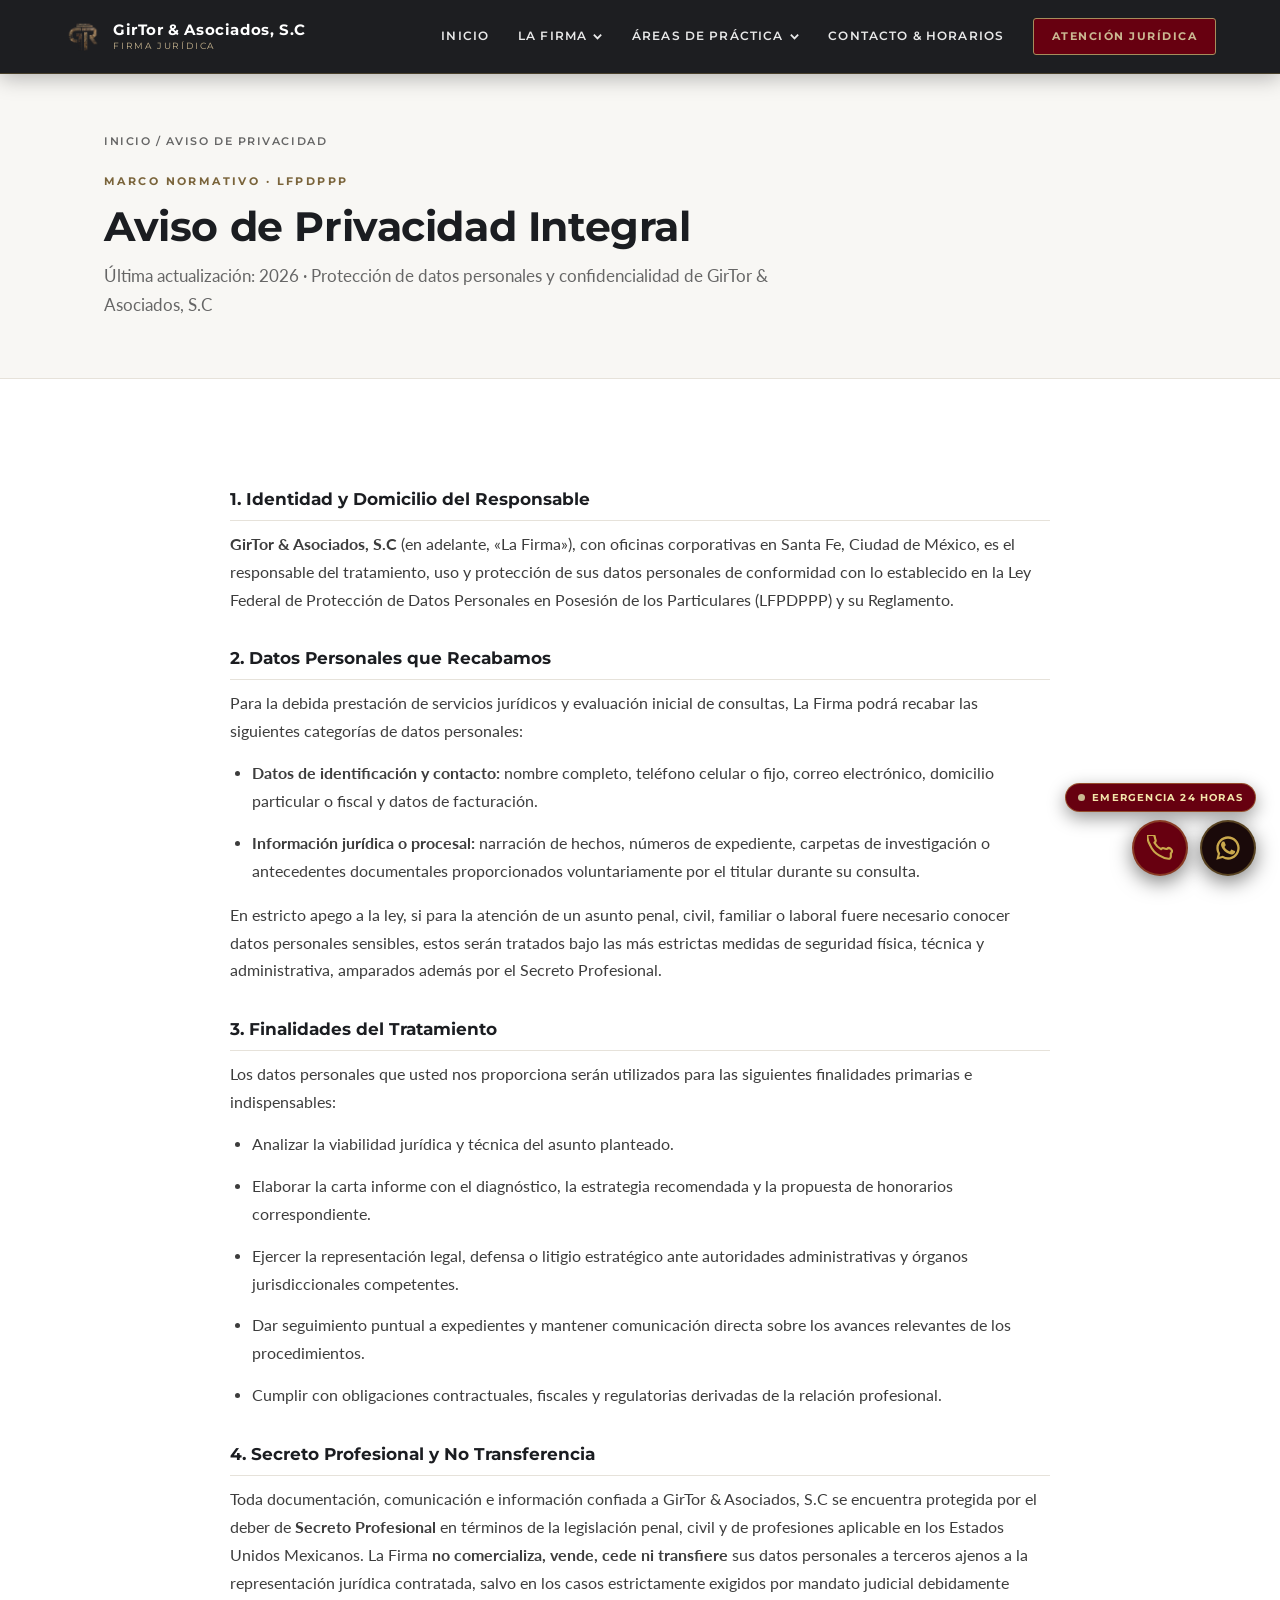
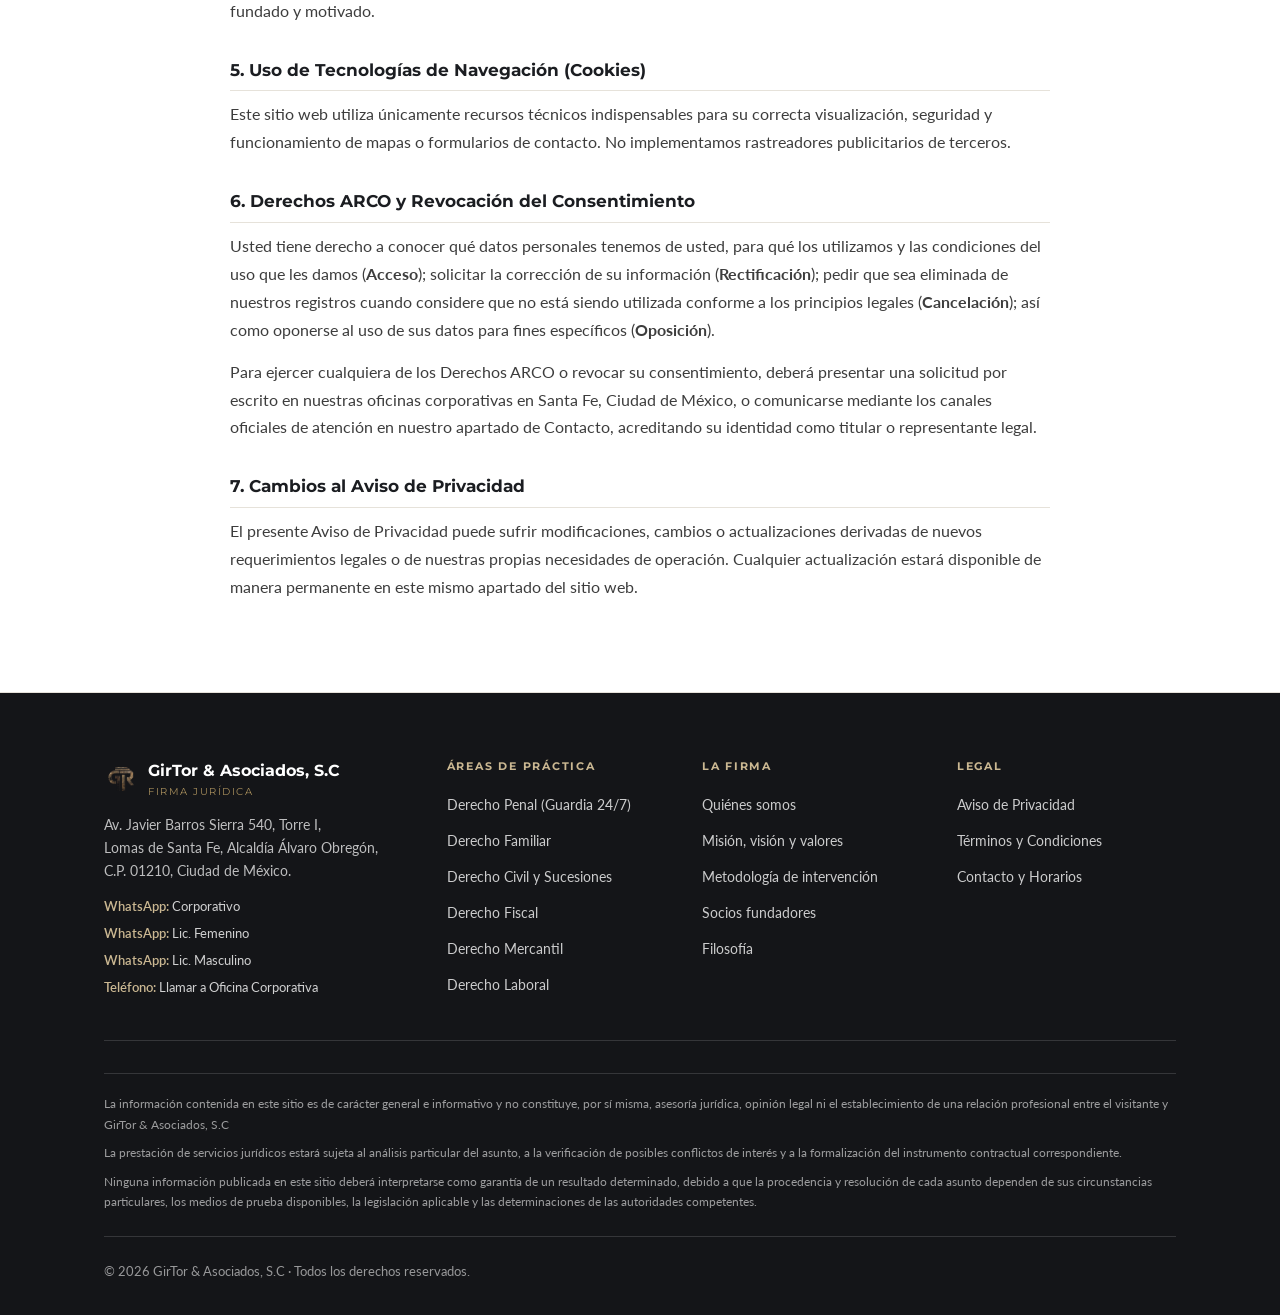
<file: aviso-de-privacidad.html>
<!DOCTYPE html>
<html lang="es">
<head>
  <meta charset="UTF-8" />
  <meta name="viewport" content="width=device-width, initial-scale=1.0" />
  <title>Política y Aviso de Privacidad — GirTor &amp; Asociados, S.C</title>
  <meta name="description" content="Aviso de Privacidad Integral de GirTor & Asociados, S.C, conforme a la LFPDPPP." />
  <link rel="icon" type="image/png" href="assets/logo_nav.png" />
  <link rel="preconnect" href="https://fonts.googleapis.com" />
  <link rel="preconnect" href="https://fonts.gstatic.com" crossorigin />
  <link href="https://fonts.googleapis.com/css2?family=Lato:ital,wght@0,300;0,400;0,700;1,300;1,400&family=Montserrat:ital,wght@0,400;0,500;0,600;0,700;0,800;1,700;1,800&display=swap" rel="stylesheet" />
  <link rel="stylesheet" href="css/styles.css?v=68.0" />
</head>
<body>

  <nav id="nav" class="nav-solid">
    <a href="index.html" class="nav-logo">
      <img src="assets/logo_nav.png" alt="GirTor &amp; Asociados, S.C" />
      <div class="nav-brand">
        <span class="firm">GirTor &amp; Asociados, S.C</span>
        <span class="tagline">Firma Jurídica</span>
      </div>
    </a>

    <ul class="nav-links">
      <li class="nav-item"><a href="index.html" class="nav-link">Inicio</a></li>
      <li class="nav-item">
        <button type="button" class="nav-link">
          <span>La Firma</span>
          <svg class="nav-chevron" viewBox="0 0 12 12"><polyline points="2 4 6 8 10 4"/></svg>
        </button>
        <div class="nav-dropdown">
          <a href="la-firma.html#quienes-somos"><span>Quiénes somos</span><span class="drop-tag">FIRMA</span></a>
          <a href="la-firma.html#mision-vision-valores"><span>Misión, visión y valores</span><span class="drop-tag">PRINCIPIOS</span></a>
          <a href="la-firma.html#socios-fundadores"><span>Socios fundadores</span><span class="drop-tag">DIRECCIÓN</span></a>
          <a href="la-firma.html#filosofia"><span>Filosofía institucional</span><span class="drop-tag">DOCTRINA</span></a>
        </div>
      </li>
      <li class="nav-item">
        <button type="button" class="nav-link">
          <span>Áreas de práctica</span>
          <svg class="nav-chevron" viewBox="0 0 12 12"><polyline points="2 4 6 8 10 4"/></svg>
        </button>
        <div class="nav-dropdown">
          <a href="practica.html#penal"><span>Derecho Penal</span><span class="drop-tag">24/7</span></a>
          <a href="practica.html#familiar"><span>Derecho Familiar</span><span class="drop-tag">FAMILIA</span></a>
          <a href="practica.html#civil"><span>Derecho Civil</span><span class="drop-tag">SUCESIONES / BIENES</span></a>
          <a href="practica.html#fiscal"><span>Derecho Fiscal</span><span class="drop-tag">SAT / TFJA</span></a>
          <a href="practica.html#mercantil"><span>Derecho Mercantil</span><span class="drop-tag">EMPRESARIAL</span></a>
          <a href="practica.html#laboral"><span>Derecho Laboral</span><span class="drop-tag">TRABAJO</span></a>
        </div>
      </li>
      <li class="nav-item"><a href="contacto.html" class="nav-link">Contacto &amp; Horarios</a></li>
      <li class="nav-item">
        <a href="https://wa.me/525616878494?text=Hola,%20deseo%20solicitar%20atenci%C3%B3n%20jur%C3%ADdica%20con%20GirTor%20%26%20Asociados,%20S.C" target="_blank" rel="noopener" class="nav-cta">
          Atención Jurídica
        </a>
      </li>
    </ul>

    <button class="nav-hamburger" id="navHamburger" aria-label="Menú" aria-expanded="false">
      <span></span><span></span><span></span>
    </button>
  </nav>
  <div id="scrollProgress" aria-hidden="true"></div>

  <!-- Menú Móvil Estilo Editorial -->
  <div class="mobile-drawer" id="mobileDrawer" aria-hidden="true">
    <div class="drawer-inner">
      <div class="drawer-topbar">
        <a href="index.html" class="drawer-brand" onclick="closeDrawer()">G I R T O R &nbsp; &amp; &nbsp; A S O C I A D O S , &nbsp; S . C</a>
        <button type="button" class="drawer-close-btn" onclick="closeDrawer()" aria-label="Cerrar menú">
          <svg viewBox="0 0 24 24" width="22" height="22" fill="none" stroke="currentColor" stroke-width="2.2" stroke-linecap="round">
            <line x1="18" y1="6" x2="6" y2="18"></line>
            <line x1="6" y1="6" x2="18" y2="18"></line>
          </svg>
        </button>
      </div>

      <nav class="drawer-nav" aria-label="Navegación Móvil">
        <ul class="drawer-menu">
          <li class="drawer-menu-item">
            <a href="index.html" class="drawer-link" onclick="closeDrawer()">INICIO</a>
          </li>
          <li class="drawer-menu-item">
            <a href="contacto.html" class="drawer-link drawer-link--featured" onclick="closeDrawer()">CONTACTO</a>
          </li>
          <li class="drawer-menu-item drawer-item--accordion" id="drawerAccordion">
            <button type="button" class="drawer-link drawer-accordion-trigger" id="drawerPracticeToggle" aria-expanded="false">
              <span>ÁREAS DE PRÁCTICA</span>
              <svg class="drawer-chevron" viewBox="0 0 14 14" fill="none" stroke="currentColor" stroke-width="2">
                <polyline points="3 5 7 9 11 5"/>
              </svg>
            </button>
            <div class="drawer-subnav" id="drawerSubnav">
              <a href="practica.html#penal" onclick="closeDrawer()">Derecho Penal (Guardia 24/7)</a>
              <a href="practica.html#familiar" onclick="closeDrawer()">Derecho Familiar</a>
              <a href="practica.html#civil" onclick="closeDrawer()">Derecho Civil y Sucesiones</a>
              <a href="practica.html#fiscal" onclick="closeDrawer()">Derecho Fiscal</a>
              <a href="practica.html#mercantil" onclick="closeDrawer()">Derecho Mercantil</a>
              <a href="practica.html#laboral" onclick="closeDrawer()">Derecho Laboral</a>
              <a href="practica.html" class="drawer-subnav-all" onclick="closeDrawer()">Ver todas las áreas &rarr;</a>
            </div>
          </li>
          <li class="drawer-menu-item">
            <a href="la-firma.html" class="drawer-link" onclick="closeDrawer()">LA FIRMA</a>
          </li>
          <li class="drawer-menu-item">
            <a href="index.html#metodologia" class="drawer-link" onclick="closeDrawer()">METODOLOGÍA</a>
          </li>
          <li class="drawer-menu-item">
            <a href="contacto.html#ubicacion" class="drawer-link" onclick="closeDrawer()">UBICACIÓN</a>
          </li>
          <li class="drawer-menu-item">
            <a href="aviso-de-privacidad.html" class="drawer-link drawer-link--secondary" onclick="closeDrawer()">AVISO DE PRIVACIDAD</a>
          </li>
          <li class="drawer-menu-item">
            <a href="terminos-y-condiciones.html" class="drawer-link drawer-link--secondary" onclick="closeDrawer()">TÉRMINOS Y CONDICIONES</a>
          </li>
        </ul>
      </nav>

      <div class="drawer-footer-credits">
        <span>&copy; 2026 GirTor &amp; Asociados, S.C</span>
      </div>
    </div>
  </div>

  <!-- Encabezado -->
  <header class="page-header">
    <div class="container">
      <div class="breadcrumb"><a href="index.html">Inicio</a> / Aviso de Privacidad</div>
      <span class="section-eyebrow">Marco Normativo &middot; LFPDPPP</span>
      <h1 class="section-title-clean">Aviso de Privacidad Integral</h1>
      <p class="section-lead-clean" style="max-width: 720px; margin-top: 10px;">
        Última actualización: 2026 &middot; Protección de datos personales y confidencialidad de GirTor &amp; Asociados, S.C
      </p>
    </div>
  </header>

  <section class="section-clean">
    <div class="container">
      <div class="legal-document">
        <h2>1. Identidad y Domicilio del Responsable</h2>
        <p>
          <strong>GirTor &amp; Asociados, S.C</strong> (en adelante, «La Firma»), con oficinas corporativas en Santa Fe, Ciudad de México, es el responsable del tratamiento, uso y protección de sus datos personales de conformidad con lo establecido en la Ley Federal de Protección de Datos Personales en Posesión de los Particulares (LFPDPPP) y su Reglamento.
        </p>

        <h2>2. Datos Personales que Recabamos</h2>
        <p>Para la debida prestación de servicios jurídicos y evaluación inicial de consultas, La Firma podrá recabar las siguientes categorías de datos personales:</p>
        <ul>
          <li><strong>Datos de identificación y contacto:</strong> nombre completo, teléfono celular o fijo, correo electrónico, domicilio particular o fiscal y datos de facturación.</li>
          <li><strong>Información jurídica o procesal:</strong> narración de hechos, números de expediente, carpetas de investigación o antecedentes documentales proporcionados voluntariamente por el titular durante su consulta.</li>
        </ul>
        <p>En estricto apego a la ley, si para la atención de un asunto penal, civil, familiar o laboral fuere necesario conocer datos personales sensibles, estos serán tratados bajo las más estrictas medidas de seguridad física, técnica y administrativa, amparados además por el Secreto Profesional.</p>

        <h2>3. Finalidades del Tratamiento</h2>
        <p>Los datos personales que usted nos proporciona serán utilizados para las siguientes finalidades primarias e indispensables:</p>
        <ul>
          <li>Analizar la viabilidad jurídica y técnica del asunto planteado.</li>
          <li>Elaborar la carta informe con el diagnóstico, la estrategia recomendada y la propuesta de honorarios correspondiente.</li>
          <li>Ejercer la representación legal, defensa o litigio estratégico ante autoridades administrativas y órganos jurisdiccionales competentes.</li>
          <li>Dar seguimiento puntual a expedientes y mantener comunicación directa sobre los avances relevantes de los procedimientos.</li>
          <li>Cumplir con obligaciones contractuales, fiscales y regulatorias derivadas de la relación profesional.</li>
        </ul>

        <h2>4. Secreto Profesional y No Transferencia</h2>
        <p>
          Toda documentación, comunicación e información confiada a GirTor &amp; Asociados, S.C se encuentra protegida por el deber de <strong>Secreto Profesional</strong> en términos de la legislación penal, civil y de profesiones aplicable en los Estados Unidos Mexicanos. La Firma <strong>no comercializa, vende, cede ni transfiere</strong> sus datos personales a terceros ajenos a la representación jurídica contratada, salvo en los casos estrictamente exigidos por mandato judicial debidamente fundado y motivado.
        </p>

        <h2>5. Uso de Tecnologías de Navegación (Cookies)</h2>
        <p>
          Este sitio web utiliza únicamente recursos técnicos indispensables para su correcta visualización, seguridad y funcionamiento de mapas o formularios de contacto. No implementamos rastreadores publicitarios de terceros.
        </p>

        <h2>6. Derechos ARCO y Revocación del Consentimiento</h2>
        <p>
          Usted tiene derecho a conocer qué datos personales tenemos de usted, para qué los utilizamos y las condiciones del uso que les damos (<strong>Acceso</strong>); solicitar la corrección de su información (<strong>Rectificación</strong>); pedir que sea eliminada de nuestros registros cuando considere que no está siendo utilizada conforme a los principios legales (<strong>Cancelación</strong>); así como oponerse al uso de sus datos para fines específicos (<strong>Oposición</strong>).
        </p>
        <p>
          Para ejercer cualquiera de los Derechos ARCO o revocar su consentimiento, deberá presentar una solicitud por escrito en nuestras oficinas corporativas en Santa Fe, Ciudad de México, o comunicarse mediante los canales oficiales de atención en nuestro apartado de <a href="contacto.html">Contacto</a>, acreditando su identidad como titular o representante legal.
        </p>

        <h2>7. Cambios al Aviso de Privacidad</h2>
        <p>
          El presente Aviso de Privacidad puede sufrir modificaciones, cambios o actualizaciones derivadas de nuevos requerimientos legales o de nuestras propias necesidades de operación. Cualquier actualización estará disponible de manera permanente en este mismo apartado del sitio web.
        </p>
      </div>
    </div>
  </section>

  <!-- Footer -->
  <footer id="footer">
    <div class="container">
      <div class="footer-grid">
        <div>
          <div class="footer-brand">
            <img src="assets/logo_nav.png" alt="GirTor &amp; Asociados, S.C" loading="lazy" decoding="async" />
            <div>
              <div class="footer-name">GirTor &amp; Asociados, S.C</div>
              <div class="footer-sub">Firma Jurídica</div>
            </div>
          </div>
          <p class="footer-address">Av. Javier Barros Sierra 540, Torre I,<br />Lomas de Santa Fe, Alcald&#237;a &#193;lvaro Obreg&#243;n,<br />C.P. 01210, Ciudad de M&#233;xico.</p>
                    <div class="footer-phones">
            <a href="https://wa.me/525616878494?text=Hola,%20deseo%20solicitar%20atenci%C3%B3n%20jur%C3%ADdica%20con%20GirTor%20%26%20Asociados,%20S.C" target="_blank" rel="noopener"><strong>WhatsApp:</strong> Corporativo</a>
            <a href="https://wa.me/528261163940?text=Hola,%20solicito%20atenci%C3%B3n%20jur%C3%ADdica%20con%20la%20Lic.%20Femenino." target="_blank" rel="noopener"><strong>WhatsApp:</strong> Lic. Femenino</a>
            <a href="https://wa.me/525522604834?text=Hola,%20solicito%20atenci%C3%B3n%20jur%C3%ADdica%20con%20el%20Lic.%20Masculino." target="_blank" rel="noopener"><strong>WhatsApp:</strong> Lic. Masculino</a>
            <a href="tel:+525580008384"><strong>Teléfono:</strong> Llamar a Oficina Corporativa</a>
          </div>
        </div>

        <div>
          <div class="footer-col-title">Áreas de práctica</div>
          <ul class="footer-col-links">
            <li><a href="practica.html#penal">Derecho Penal (Guardia 24/7)</a></li>
            <li><a href="practica.html#familiar">Derecho Familiar</a></li>
            <li><a href="practica.html#civil">Derecho Civil y Sucesiones</a></li>
            <li><a href="practica.html#fiscal">Derecho Fiscal</a></li>
            <li><a href="practica.html#mercantil">Derecho Mercantil</a></li>
            <li><a href="practica.html#laboral">Derecho Laboral</a></li>
          </ul>
        </div>

        <div>
          <div class="footer-col-title">La Firma</div>
          <ul class="footer-col-links">
            <li><a href="la-firma.html#quienes-somos">Quiénes somos</a></li>
            <li><a href="la-firma.html#mision-vision-valores">Misión, visión y valores</a></li>
            <li><a href="index.html#metodologia">Metodología de intervención</a></li>
            <li><a href="la-firma.html#socios-fundadores">Socios fundadores</a></li>
            <li><a href="la-firma.html#filosofia">Filosofía</a></li>
          </ul>
        </div>

        <div>
          <div class="footer-col-title">Legal</div>
          <ul class="footer-col-links">
            <li><a href="aviso-de-privacidad.html">Aviso de Privacidad</a></li>
            <li><a href="terminos-y-condiciones.html">Términos y Condiciones</a></li>
            <li><a href="contacto.html">Contacto y Horarios</a></li>
          </ul>
        </div>
      </div>

      <div class="footer-legal-disclaimer">
        <p>
          La información contenida en este sitio es de carácter general e informativo y no constituye, por sí misma, asesoría jurídica, opinión legal ni el establecimiento de una relación profesional entre el visitante y GirTor &amp; Asociados, S.C
        </p>
        <p>
          La prestación de servicios jurídicos estará sujeta al análisis particular del asunto, a la verificación de posibles conflictos de interés y a la formalización del instrumento contractual correspondiente.
        </p>
        <p>
          Ninguna información publicada en este sitio deberá interpretarse como garantía de un resultado determinado, debido a que la procedencia y resolución de cada asunto dependen de sus circunstancias particulares, los medios de prueba disponibles, la legislación aplicable y las determinaciones de las autoridades competentes.
        </p>
      </div>

      <div class="footer-bottom">
        <div>&copy; 2026 GirTor &amp; Asociados, S.C &middot; Todos los derechos reservados.</div>
      </div>
    </div>
  </footer>

  <!-- Botones Flotantes: Teléfono + WhatsApp -->
  <div id="wa-float">
    <a href="tel:+525580008384" class="wa-float-emergency" aria-label="Emergencia 24 horas">
      <span class="live-dot-gold" aria-hidden="true"></span>
      Emergencia 24 horas
    </a>
    <div class="wa-float-btns-row">
      <a href="tel:+525580008384" class="wa-float-btn wa-float-btn--phone" aria-label="Llamar a Oficina Corporativa">
        <svg viewBox="0 0 24 24" width="26" height="26" fill="none" stroke="currentColor" stroke-width="2" stroke-linecap="round" stroke-linejoin="round"><path d="M22 16.92v3a2 2 0 01-2.18 2 19.79 19.79 0 01-8.63-3.07A19.5 19.5 0 013.07 9.81 19.79 19.79 0 01.22 1.18 2 2 0 012.18 0h3a2 2 0 012 1.72 12.84 12.84 0 00.7 2.81 2 2 0 01-.45 2.11L6.91 7.09a16 16 0 006 6l.46-.46a2 2 0 012.11-.45 12.84 12.84 0 002.81.7A2 2 0 0122 16.92z"/></svg>
      </a>
      <a href="https://wa.me/525616878494?text=Hola,%20deseo%20solicitar%20atenci%C3%B3n%20jur%C3%ADdica%20con%20GirTor%20%26%20Asociados,%20S.C" target="_blank" rel="noopener" class="wa-float-btn wa-float-btn--wa" aria-label="WhatsApp Corporativo">
        <svg viewBox="0 0 24 24" width="26" height="26" fill="currentColor"><path d="M17.472 14.382c-.297-.149-1.758-.867-2.03-.967-.273-.099-.471-.148-.67.15-.197.297-.767.966-.94 1.164-.173.199-.347.223-.644.075-.297-.15-1.255-.463-2.39-1.475-.883-.788-1.48-1.761-1.653-2.059-.173-.297-.018-.458.13-.606.134-.133.298-.347.446-.52.149-.174.198-.298.298-.497.099-.198.05-.371-.025-.52-.075-.149-.669-1.612-.916-2.207-.242-.579-.487-.5-.669-.51-.173-.008-.371-.01-.57-.01-.198 0-.52.074-.792.372-.272.297-1.04 1.016-1.04 2.479 0 1.462 1.065 2.875 1.213 3.074.149.198 2.096 3.2 5.077 4.487.709.306 1.262.489 1.694.625.712.227 1.36.195 1.871.118.571-.085 1.758-.719 2.006-1.413.248-.694.248-1.289.173-1.413-.074-.124-.272-.198-.57-.347z"/><path d="M12 2C6.477 2 2 6.484 2 12.017c0 1.761.457 3.413 1.253 4.856L2 22l5.3-1.387A9.945 9.945 0 0012.017 22C17.523 22 22 17.516 22 12c0-5.523-4.477-10-10-10zm0 18.015a7.994 7.994 0 01-4.072-1.111l-.291-.173-3.145.823.838-3.059-.19-.314A8.015 8.015 0 014 12.017C4 7.589 7.589 4 12 4s8 3.589 8 8.017c0 4.413-3.584 7.998-8 7.998z"/></svg>
      </a>
    </div>
  </div>
  <script src="js/main.js?v=68.0" defer></script>
</body>
</html>
</file>
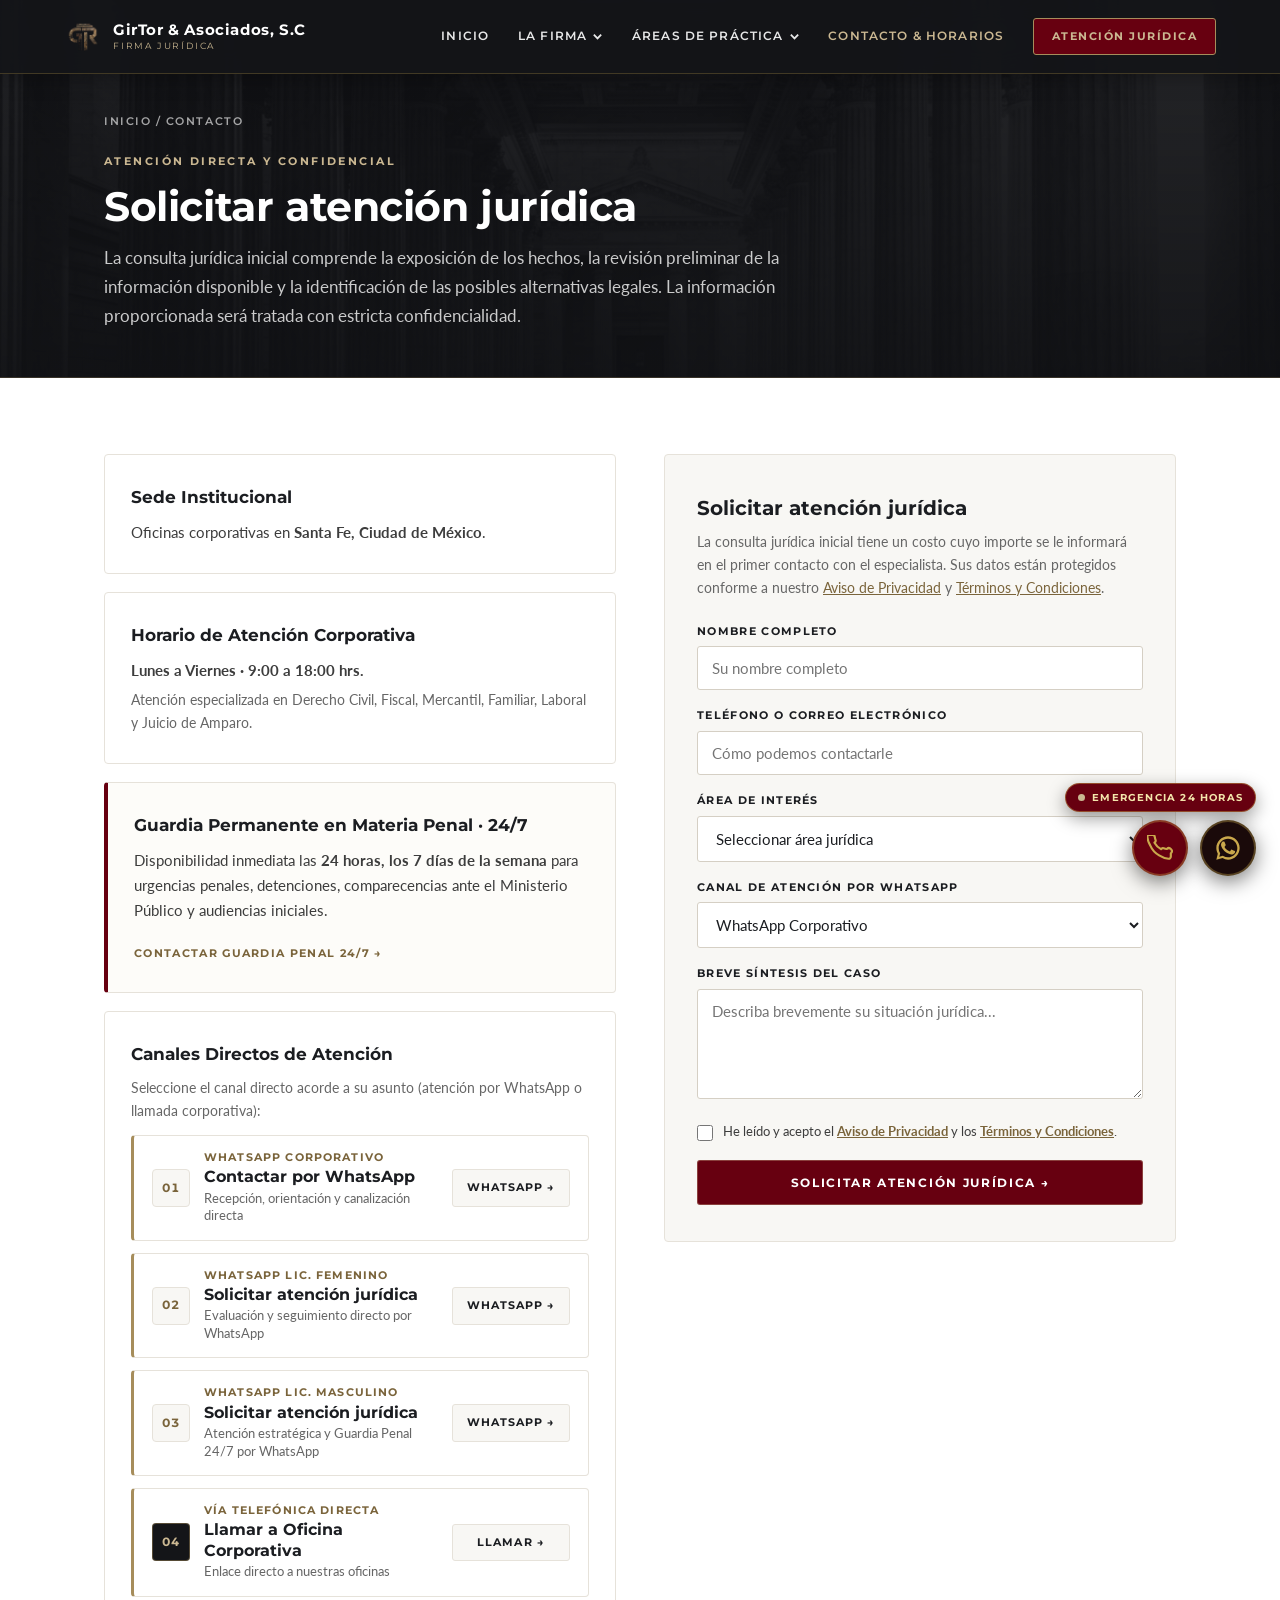
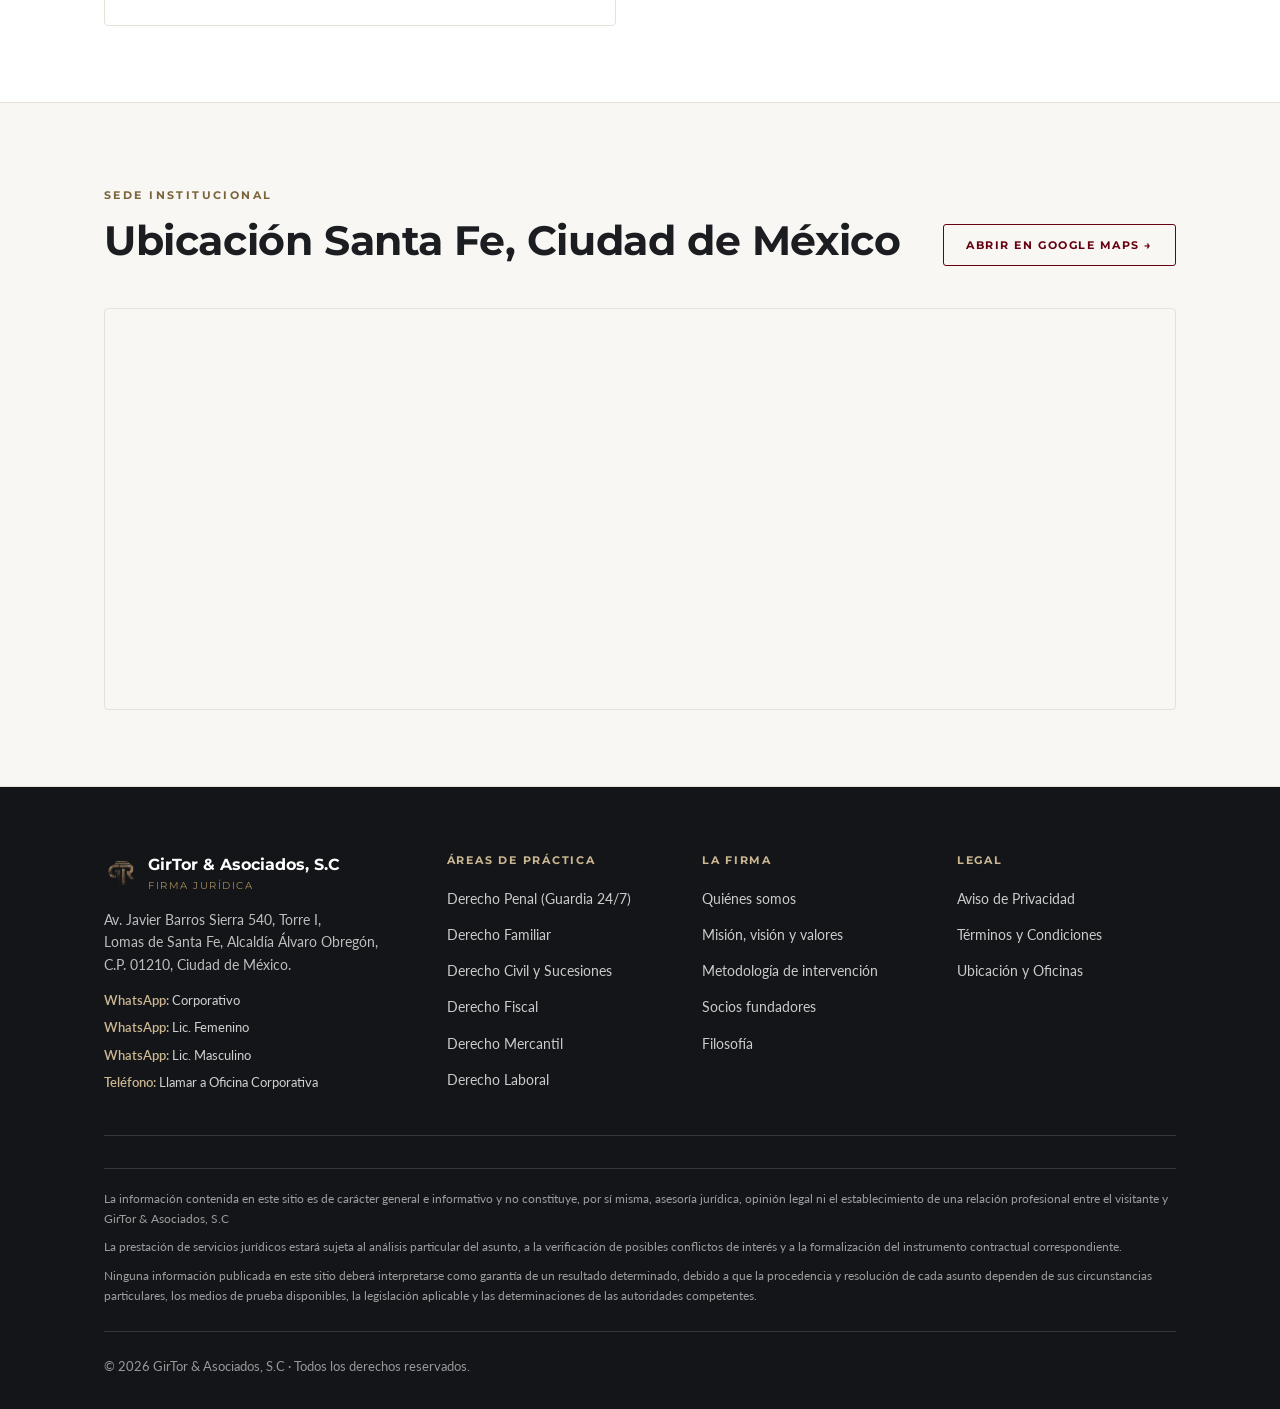
<file: contacto.html>
<!DOCTYPE html>
<html lang="es">
<head>
  <meta charset="UTF-8" />
  <meta name="viewport" content="width=device-width, initial-scale=1.0" />
  <title>Contacto, Horarios y Ubicación — GirTor &amp; Asociados, S.C</title>
  <meta name="description" content="Horarios de atención corporativa, Guardia Penal 24/7, canales directos de WhatsApp y oficinas de GirTor & Asociados, S.C en CDMX, Naucalpan, Tijuana, Guadalajara, Monterrey, Puebla, Querétaro y Cancún." />
  <link rel="icon" type="image/png" href="assets/logo_nav.png" />
  <link rel="preconnect" href="https://fonts.googleapis.com" />
  <link rel="preconnect" href="https://fonts.gstatic.com" crossorigin />
  <link href="https://fonts.googleapis.com/css2?family=Lato:ital,wght@0,300;0,400;0,700;1,300;1,400&family=Montserrat:ital,wght@0,400;0,500;0,600;0,700;0,800;1,700;1,800&display=swap" rel="stylesheet" />
  <link rel="stylesheet" href="css/styles.css?v=68.0" />
</head>
<body>

  <nav id="nav" class="nav-solid">
    <a href="index.html" class="nav-logo">
      <img src="assets/logo_nav.png" alt="GirTor &amp; Asociados, S.C" />
      <div class="nav-brand">
        <span class="firm">GirTor &amp; Asociados, S.C</span>
        <span class="tagline">Firma Jurídica</span>
      </div>
    </a>

    <ul class="nav-links">
      <li class="nav-item"><a href="index.html" class="nav-link">Inicio</a></li>
      <li class="nav-item">
        <button type="button" class="nav-link">
          <span>La Firma</span>
          <svg class="nav-chevron" viewBox="0 0 12 12"><polyline points="2 4 6 8 10 4"/></svg>
        </button>
        <div class="nav-dropdown">
          <a href="la-firma.html#quienes-somos"><span>Quiénes somos</span><span class="drop-tag">FIRMA</span></a>
          <a href="la-firma.html#mision-vision-valores"><span>Misión, visión y valores</span><span class="drop-tag">PRINCIPIOS</span></a>
          <a href="la-firma.html#socios-fundadores"><span>Socios fundadores</span><span class="drop-tag">DIRECCIÓN</span></a>
          <a href="la-firma.html#filosofia"><span>Filosofía institucional</span><span class="drop-tag">DOCTRINA</span></a>
        </div>
      </li>
      <li class="nav-item">
        <button type="button" class="nav-link">
          <span>Áreas de práctica</span>
          <svg class="nav-chevron" viewBox="0 0 12 12"><polyline points="2 4 6 8 10 4"/></svg>
        </button>
        <div class="nav-dropdown">
          <a href="practica.html#penal"><span>Derecho Penal</span><span class="drop-tag">24/7</span></a>
          <a href="practica.html#familiar"><span>Derecho Familiar</span><span class="drop-tag">FAMILIA</span></a>
          <a href="practica.html#civil"><span>Derecho Civil</span><span class="drop-tag">SUCESIONES / BIENES</span></a>
          <a href="practica.html#fiscal"><span>Derecho Fiscal</span><span class="drop-tag">SAT / TFJA</span></a>
          <a href="practica.html#mercantil"><span>Derecho Mercantil</span><span class="drop-tag">EMPRESARIAL</span></a>
          <a href="practica.html#laboral"><span>Derecho Laboral</span><span class="drop-tag">TRABAJO</span></a>
        </div>
      </li>
      <li class="nav-item"><a href="contacto.html" class="nav-link active">Contacto &amp; Horarios</a></li>
      <li class="nav-item">
        <a href="https://wa.me/525616878494?text=Hola,%20deseo%20solicitar%20atenci%C3%B3n%20jur%C3%ADdica%20con%20GirTor%20%26%20Asociados,%20S.C" target="_blank" rel="noopener" class="nav-cta">
          Atención Jurídica
        </a>
      </li>
    </ul>

    <button class="nav-hamburger" id="navHamburger" aria-label="Menú" aria-expanded="false">
      <span></span><span></span><span></span>
    </button>
  </nav>
  <div id="scrollProgress" aria-hidden="true"></div>

  <!-- Menú Móvil Estilo Editorial -->
  <div class="mobile-drawer" id="mobileDrawer" aria-hidden="true">
    <div class="drawer-inner">
      <div class="drawer-topbar">
        <a href="index.html" class="drawer-brand" onclick="closeDrawer()">G I R T O R &nbsp; &amp; &nbsp; A S O C I A D O S , &nbsp; S . C</a>
        <button type="button" class="drawer-close-btn" onclick="closeDrawer()" aria-label="Cerrar menú">
          <svg viewBox="0 0 24 24" width="22" height="22" fill="none" stroke="currentColor" stroke-width="2.2" stroke-linecap="round">
            <line x1="18" y1="6" x2="6" y2="18"></line>
            <line x1="6" y1="6" x2="18" y2="18"></line>
          </svg>
        </button>
      </div>

      <nav class="drawer-nav" aria-label="Navegación Móvil">
        <ul class="drawer-menu">
          <li class="drawer-menu-item">
            <a href="index.html" class="drawer-link" onclick="closeDrawer()">INICIO</a>
          </li>
          <li class="drawer-menu-item">
            <a href="contacto.html" class="drawer-link drawer-link--featured" onclick="closeDrawer()">CONTACTO</a>
          </li>
          <li class="drawer-menu-item drawer-item--accordion" id="drawerAccordion">
            <button type="button" class="drawer-link drawer-accordion-trigger" id="drawerPracticeToggle" aria-expanded="false">
              <span>ÁREAS DE PRÁCTICA</span>
              <svg class="drawer-chevron" viewBox="0 0 14 14" fill="none" stroke="currentColor" stroke-width="2">
                <polyline points="3 5 7 9 11 5"/>
              </svg>
            </button>
            <div class="drawer-subnav" id="drawerSubnav">
              <a href="practica.html#penal" onclick="closeDrawer()">Derecho Penal (Guardia 24/7)</a>
              <a href="practica.html#familiar" onclick="closeDrawer()">Derecho Familiar</a>
              <a href="practica.html#civil" onclick="closeDrawer()">Derecho Civil y Sucesiones</a>
              <a href="practica.html#fiscal" onclick="closeDrawer()">Derecho Fiscal</a>
              <a href="practica.html#mercantil" onclick="closeDrawer()">Derecho Mercantil</a>
              <a href="practica.html#laboral" onclick="closeDrawer()">Derecho Laboral</a>
              <a href="practica.html" class="drawer-subnav-all" onclick="closeDrawer()">Ver todas las áreas &rarr;</a>
            </div>
          </li>
          <li class="drawer-menu-item">
            <a href="la-firma.html" class="drawer-link" onclick="closeDrawer()">LA FIRMA</a>
          </li>
          <li class="drawer-menu-item">
            <a href="index.html#metodologia" class="drawer-link" onclick="closeDrawer()">METODOLOGÍA</a>
          </li>
          <li class="drawer-menu-item">
            <a href="#ubicacion" class="drawer-link" onclick="closeDrawer()">UBICACIÓN</a>
          </li>
          <li class="drawer-menu-item">
            <a href="aviso-de-privacidad.html" class="drawer-link drawer-link--secondary" onclick="closeDrawer()">AVISO DE PRIVACIDAD</a>
          </li>
          <li class="drawer-menu-item">
            <a href="terminos-y-condiciones.html" class="drawer-link drawer-link--secondary" onclick="closeDrawer()">TÉRMINOS Y CONDICIONES</a>
          </li>
        </ul>
      </nav>

      <div class="drawer-footer-credits">
        <span>&copy; 2026 GirTor &amp; Asociados, S.C</span>
      </div>
    </div>
  </div>

  <!-- Encabezado -->
  <header class="page-header--visual">
    <div class="editorial-photo-bg" style="background-image: url('assets/hero_slide_4.jpg');"></div>
    <div class="container">
      <div class="breadcrumb"><a href="index.html">Inicio</a> / Contacto</div>
      <span class="section-eyebrow">Atención Directa y Confidencial</span>
      <h1 class="section-title-clean">Solicitar atención jurídica</h1>
      <p class="section-lead-clean" style="max-width: 720px; margin-top: 12px;">
        La consulta jurídica inicial comprende la exposición de los hechos, la revisión preliminar de la información disponible y la identificación de las posibles alternativas legales. La información proporcionada será tratada con estricta confidencialidad.
      </p>
    </div>
  </header>

  <!-- Contacto & Formulario -->
  <section class="section-clean">
    <div class="container">
      <div class="contact-layout">
        <!-- Info y Horarios -->
        <div class="contact-info-list reveal">
          <div class="schedule-box">
            <h3>Sede Institucional</h3>
            <p>
              Oficinas corporativas en <strong>Santa Fe, Ciudad de México</strong>.
            </p>
          </div>

          <div class="schedule-box">
            <h3>Horario de Atención Corporativa</h3>
            <p><strong>Lunes a Viernes · 9:00 a 18:00 hrs.</strong></p>
            <span class="schedule-sub">
              Atención especializada en Derecho Civil, Fiscal, Mercantil, Familiar, Laboral y Juicio de Amparo.
            </span>
          </div>

          <div class="schedule-box schedule-box--penal">
            <h3>Guardia Permanente en Materia Penal · 24/7</h3>
            <p>
              Disponibilidad inmediata las <strong>24 horas, los 7 días de la semana</strong> para urgencias penales, detenciones, comparecencias ante el Ministerio Público y audiencias iniciales.
            </p>
            <div style="margin-top: 14px;">
              <a href="https://wa.me/525522604834?text=URGENCIA%20PENAL:%20Requiero%20asistencia%20jur%C3%ADdica%20inmediata%20de%20un%20abogado%20penalista%20de%20guardia." target="_blank" rel="noopener" class="area-link">
                Contactar Guardia Penal 24/7 &rarr;
              </a>
            </div>
          </div>

          <div class="schedule-box">
            <h3>Canales Directos de Atención</h3>
            <span class="schedule-sub">Seleccione el canal directo acorde a su asunto (atención por WhatsApp o llamada corporativa):</span>
            <div class="wa-lines-list">
              <a href="https://wa.me/525616878494?text=Hola,%20deseo%20solicitar%20atenci%C3%B3n%20jur%C3%ADdica%20corporativa%20con%20GirTor%20%26%20Asociados,%20S.C" target="_blank" rel="noopener" class="clean-wa-row">
                <span class="clean-wa-index" aria-hidden="true">01</span>
                <div class="clean-wa-body">
                  <span class="clean-wa-row-title">WhatsApp Corporativo</span>
                  <span class="clean-wa-row-num">Contactar por WhatsApp</span>
                  <span class="clean-wa-row-sub">Recepción, orientación y canalización directa</span>
                </div>
                <span class="clean-wa-row-arrow">WhatsApp &rarr;</span>
              </a>

              <a href="https://wa.me/528261163940?text=Hola,%20solicito%20atenci%C3%B3n%20jur%C3%ADdica%20con%20la%20Socia%20Fundadora." target="_blank" rel="noopener" class="clean-wa-row">
                <span class="clean-wa-index" aria-hidden="true">02</span>
                <div class="clean-wa-body">
                  <span class="clean-wa-row-title">WhatsApp Lic. Femenino</span>
                  <span class="clean-wa-row-num">Solicitar atención jurídica</span>
                  <span class="clean-wa-row-sub">Evaluación y seguimiento directo por WhatsApp</span>
                </div>
                <span class="clean-wa-row-arrow">WhatsApp &rarr;</span>
              </a>

              <a href="https://wa.me/525522604834?text=Hola,%20solicito%20atenci%C3%B3n%20jur%C3%ADdica%20con%20el%20Socio%20Fundador." target="_blank" rel="noopener" class="clean-wa-row">
                <span class="clean-wa-index" aria-hidden="true">03</span>
                <div class="clean-wa-body">
                  <span class="clean-wa-row-title">WhatsApp Lic. Masculino</span>
                  <span class="clean-wa-row-num">Solicitar atención jurídica</span>
                  <span class="clean-wa-row-sub">Atención estratégica y Guardia Penal 24/7 por WhatsApp</span>
                </div>
                <span class="clean-wa-row-arrow">WhatsApp &rarr;</span>
              </a>

              <a href="tel:+525580008384" class="clean-wa-row clean-wa-row--phone">
                <span class="clean-wa-index" aria-hidden="true">04</span>
                <div class="clean-wa-body">
                  <span class="clean-wa-row-title">Vía Telefónica Directa</span>
                  <span class="clean-wa-row-num">Llamar a Oficina Corporativa</span>
                  <span class="clean-wa-row-sub">Enlace directo a nuestras oficinas</span>
                </div>
                <span class="clean-wa-row-arrow">Llamar &rarr;</span>
              </a>
            </div>
          </div>
        </div>

        <!-- Formulario -->
        <div class="contact-form-card reveal reveal-delay-1">
          <h3>Solicitar atención jurídica</h3>
          <p class="form-note">
            La consulta jurídica inicial tiene un costo cuyo importe se le informará en el primer contacto con el especialista. Sus datos están protegidos conforme a nuestro <a href="aviso-de-privacidad.html">Aviso de Privacidad</a> y <a href="terminos-y-condiciones.html">Términos y Condiciones</a>.
          </p>

          <form id="contactForm" onsubmit="handleForm(event)">
            <div class="form-group">
              <label class="form-label" for="formName">Nombre completo</label>
              <input id="formName" type="text" class="form-input" placeholder="Su nombre completo" required />
            </div>
            <div class="form-group">
              <label class="form-label" for="formPhone">Teléfono o correo electrónico</label>
              <input id="formPhone" type="text" class="form-input" placeholder="Cómo podemos contactarle" required />
            </div>
            <div class="form-group">
              <label class="form-label" for="formArea">Área de interés</label>
              <select id="formArea" class="form-select">
                <option value="">Seleccionar área jurídica</option>
                <option value="Penal">Derecho Penal (Guardia 24/7)</option>
                <option value="Familiar">Derecho Familiar</option>
                <option value="Civil">Derecho Civil (Sucesiones, Contratos, Bienes, Arrendamiento)</option>
                <option value="Fiscal">Derecho Fiscal</option>
                <option value="Mercantil">Derecho Mercantil</option>
                <option value="Laboral">Derecho Laboral</option>
              </select>
            </div>
            <div class="form-group">
              <label class="form-label" for="formTarget">Canal de atención por WhatsApp</label>
              <select id="formTarget" class="form-select">
                <option value="525616878494">WhatsApp Corporativo</option>
                <option value="528261163940">WhatsApp Lic. Femenino</option>
                <option value="525522604834">WhatsApp Lic. Masculino</option>
              </select>
            </div>
            <div class="form-group">
              <label class="form-label" for="formCase">Breve síntesis del caso</label>
              <textarea id="formCase" class="form-textarea" placeholder="Describa brevemente su situación jurídica..."></textarea>
            </div>
            <div class="form-group form-check-group">
              <label class="form-check-label">
                <input type="checkbox" id="formAccept" required />
                <span>
                  He leído y acepto el <a href="aviso-de-privacidad.html" target="_blank">Aviso de Privacidad</a> y los <a href="terminos-y-condiciones.html" target="_blank">Términos y Condiciones</a>.
                </span>
              </label>
            </div>
            <button type="submit" class="form-submit">Solicitar atención jurídica &rarr;</button>
          </form>
        </div>
      </div>
    </div>
  </section>

  <!-- Mapa y Ubicación -->
  <section id="ubicacion" class="section-clean section-clean--soft">
    <div class="container">
      <div class="section-header-inline reveal">
        <div>
          <span class="section-eyebrow">Sede Institucional</span>
          <h2 class="section-title-clean">Ubicación Santa Fe, Ciudad de México</h2>
        </div>
        <a href="https://maps.google.com/?q=Av.+Javier+Barros+Sierra+540,+Lomas+de+Santa+Fe,+Alvaro+Obregon,+01210,+Ciudad+de+Mexico" target="_blank" rel="noopener" class="link-btn-clean">
          Abrir en Google Maps &rarr;
        </a>
      </div>

      <div class="map-frame-wrapper reveal reveal-delay-1">
        <iframe
          src="https://maps.google.com/maps?q=Av.+Javier+Barros+Sierra+540,+Lomas+de+Santa+Fe,+Alvaro+Obregon,+01210,+Ciudad+de+Mexico&t=&z=17&ie=UTF8&iwloc=&output=embed"
          allowfullscreen=""
          loading="lazy"
          referrerpolicy="no-referrer-when-downgrade"
          title="Ubicación GirTor &amp; Asociados, S.C en Ciudad de México">
        </iframe>
      </div>
    </div>
  </section>

  <!-- Footer -->
  <footer id="footer">
    <div class="container">
      <div class="footer-grid">
        <div>
          <div class="footer-brand">
            <img src="assets/logo_nav.png" alt="GirTor &amp; Asociados, S.C" loading="lazy" decoding="async" />
            <div>
              <div class="footer-name">GirTor &amp; Asociados, S.C</div>
              <div class="footer-sub">Firma Jurídica</div>
            </div>
          </div>
          <p class="footer-address">Av. Javier Barros Sierra 540, Torre I,<br />Lomas de Santa Fe, Alcald&#237;a &#193;lvaro Obreg&#243;n,<br />C.P. 01210, Ciudad de M&#233;xico.</p>
                    <div class="footer-phones">
            <a href="https://wa.me/525616878494?text=Hola,%20deseo%20solicitar%20atenci%C3%B3n%20jur%C3%ADdica%20con%20GirTor%20%26%20Asociados,%20S.C" target="_blank" rel="noopener"><strong>WhatsApp:</strong> Corporativo</a>
            <a href="https://wa.me/528261163940?text=Hola,%20solicito%20atenci%C3%B3n%20jur%C3%ADdica%20con%20la%20Lic.%20Femenino." target="_blank" rel="noopener"><strong>WhatsApp:</strong> Lic. Femenino</a>
            <a href="https://wa.me/525522604834?text=Hola,%20solicito%20atenci%C3%B3n%20jur%C3%ADdica%20con%20el%20Lic.%20Masculino." target="_blank" rel="noopener"><strong>WhatsApp:</strong> Lic. Masculino</a>
            <a href="tel:+525580008384"><strong>Teléfono:</strong> Llamar a Oficina Corporativa</a>
          </div>
        </div>

        <div>
          <div class="footer-col-title">Áreas de práctica</div>
          <ul class="footer-col-links">
            <li><a href="practica.html#penal">Derecho Penal (Guardia 24/7)</a></li>
            <li><a href="practica.html#familiar">Derecho Familiar</a></li>
            <li><a href="practica.html#civil">Derecho Civil y Sucesiones</a></li>
            <li><a href="practica.html#fiscal">Derecho Fiscal</a></li>
            <li><a href="practica.html#mercantil">Derecho Mercantil</a></li>
            <li><a href="practica.html#laboral">Derecho Laboral</a></li>
          </ul>
        </div>

        <div>
          <div class="footer-col-title">La Firma</div>
          <ul class="footer-col-links">
            <li><a href="la-firma.html#quienes-somos">Quiénes somos</a></li>
            <li><a href="la-firma.html#mision-vision-valores">Misión, visión y valores</a></li>
            <li><a href="index.html#metodologia">Metodología de intervención</a></li>
            <li><a href="la-firma.html#socios-fundadores">Socios fundadores</a></li>
            <li><a href="la-firma.html#filosofia">Filosofía</a></li>
          </ul>
        </div>

        <div>
          <div class="footer-col-title">Legal</div>
          <ul class="footer-col-links">
            <li><a href="aviso-de-privacidad.html">Aviso de Privacidad</a></li>
            <li><a href="terminos-y-condiciones.html">Términos y Condiciones</a></li>
            <li><a href="#ubicacion">Ubicación y Oficinas</a></li>
          </ul>
        </div>
      </div>

      <div class="footer-legal-disclaimer">
        <p>
          La información contenida en este sitio es de carácter general e informativo y no constituye, por sí misma, asesoría jurídica, opinión legal ni el establecimiento de una relación profesional entre el visitante y GirTor &amp; Asociados, S.C
        </p>
        <p>
          La prestación de servicios jurídicos estará sujeta al análisis particular del asunto, a la verificación de posibles conflictos de interés y a la formalización del instrumento contractual correspondiente.
        </p>
        <p>
          Ninguna información publicada en este sitio deberá interpretarse como garantía de un resultado determinado, debido a que la procedencia y resolución de cada asunto dependen de sus circunstancias particulares, los medios de prueba disponibles, la legislación aplicable y las determinaciones de las autoridades competentes.
        </p>
      </div>

      <div class="footer-bottom">
        <div>&copy; 2026 GirTor &amp; Asociados, S.C &middot; Todos los derechos reservados.</div>
      </div>
    </div>
  </footer>

  <!-- Botones Flotantes: Teléfono + WhatsApp -->
  <div id="wa-float">
    <a href="tel:+525580008384" class="wa-float-emergency" aria-label="Emergencia 24 horas">
      <span class="live-dot-gold" aria-hidden="true"></span>
      Emergencia 24 horas
    </a>
    <div class="wa-float-btns-row">
      <a href="tel:+525580008384" class="wa-float-btn wa-float-btn--phone" aria-label="Llamar a Oficina Corporativa">
        <svg viewBox="0 0 24 24" width="26" height="26" fill="none" stroke="currentColor" stroke-width="2" stroke-linecap="round" stroke-linejoin="round"><path d="M22 16.92v3a2 2 0 01-2.18 2 19.79 19.79 0 01-8.63-3.07A19.5 19.5 0 013.07 9.81 19.79 19.79 0 01.22 1.18 2 2 0 012.18 0h3a2 2 0 012 1.72 12.84 12.84 0 00.7 2.81 2 2 0 01-.45 2.11L6.91 7.09a16 16 0 006 6l.46-.46a2 2 0 012.11-.45 12.84 12.84 0 002.81.7A2 2 0 0122 16.92z"/></svg>
      </a>
      <a href="https://wa.me/525616878494?text=Hola,%20deseo%20solicitar%20atenci%C3%B3n%20jur%C3%ADdica%20con%20GirTor%20%26%20Asociados,%20S.C" target="_blank" rel="noopener" class="wa-float-btn wa-float-btn--wa" aria-label="WhatsApp Corporativo">
        <svg viewBox="0 0 24 24" width="26" height="26" fill="currentColor"><path d="M17.472 14.382c-.297-.149-1.758-.867-2.03-.967-.273-.099-.471-.148-.67.15-.197.297-.767.966-.94 1.164-.173.199-.347.223-.644.075-.297-.15-1.255-.463-2.39-1.475-.883-.788-1.48-1.761-1.653-2.059-.173-.297-.018-.458.13-.606.134-.133.298-.347.446-.52.149-.174.198-.298.298-.497.099-.198.05-.371-.025-.52-.075-.149-.669-1.612-.916-2.207-.242-.579-.487-.5-.669-.51-.173-.008-.371-.01-.57-.01-.198 0-.52.074-.792.372-.272.297-1.04 1.016-1.04 2.479 0 1.462 1.065 2.875 1.213 3.074.149.198 2.096 3.2 5.077 4.487.709.306 1.262.489 1.694.625.712.227 1.36.195 1.871.118.571-.085 1.758-.719 2.006-1.413.248-.694.248-1.289.173-1.413-.074-.124-.272-.198-.57-.347z"/><path d="M12 2C6.477 2 2 6.484 2 12.017c0 1.761.457 3.413 1.253 4.856L2 22l5.3-1.387A9.945 9.945 0 0012.017 22C17.523 22 22 17.516 22 12c0-5.523-4.477-10-10-10zm0 18.015a7.994 7.994 0 01-4.072-1.111l-.291-.173-3.145.823.838-3.059-.19-.314A8.015 8.015 0 014 12.017C4 7.589 7.589 4 12 4s8 3.589 8 8.017c0 4.413-3.584 7.998-8 7.998z"/></svg>
      </a>
    </div>
  </div>
  <script src="js/main.js?v=68.0" defer></script>
</body>
</html>
</file>
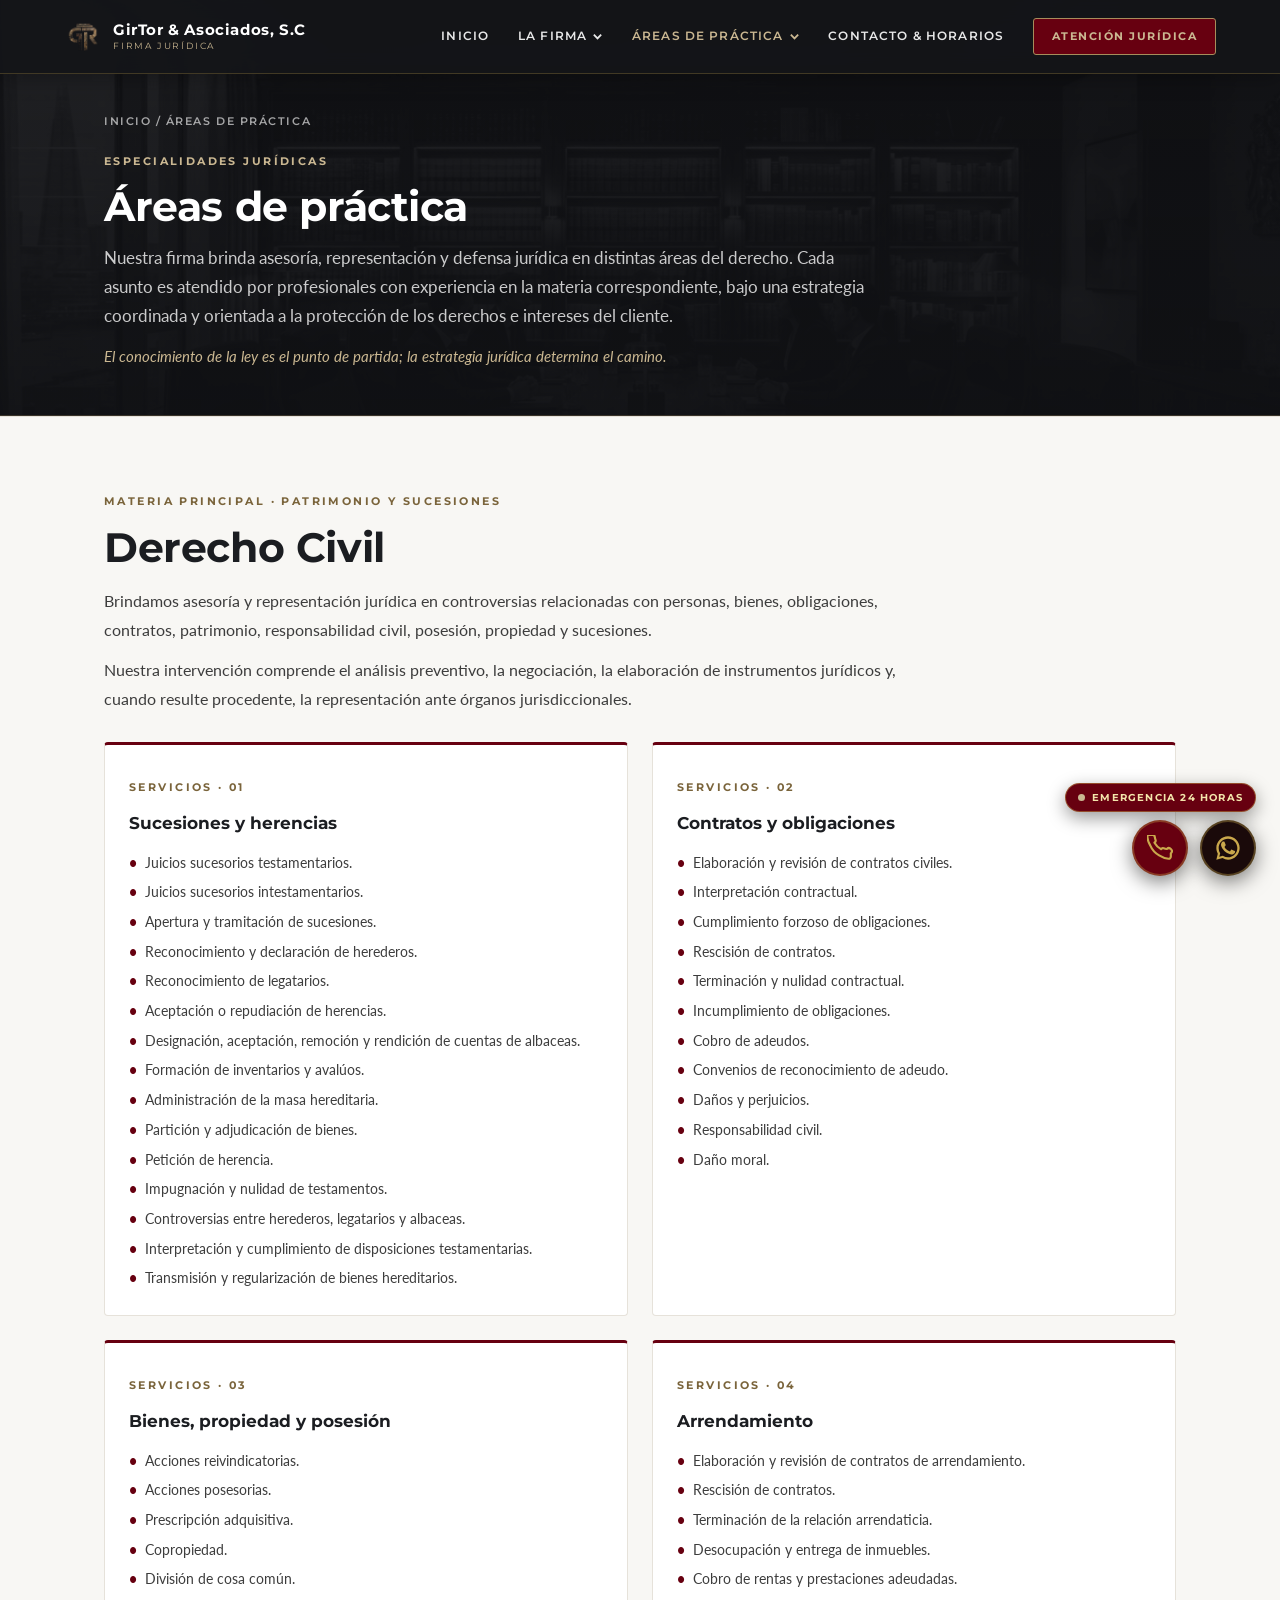
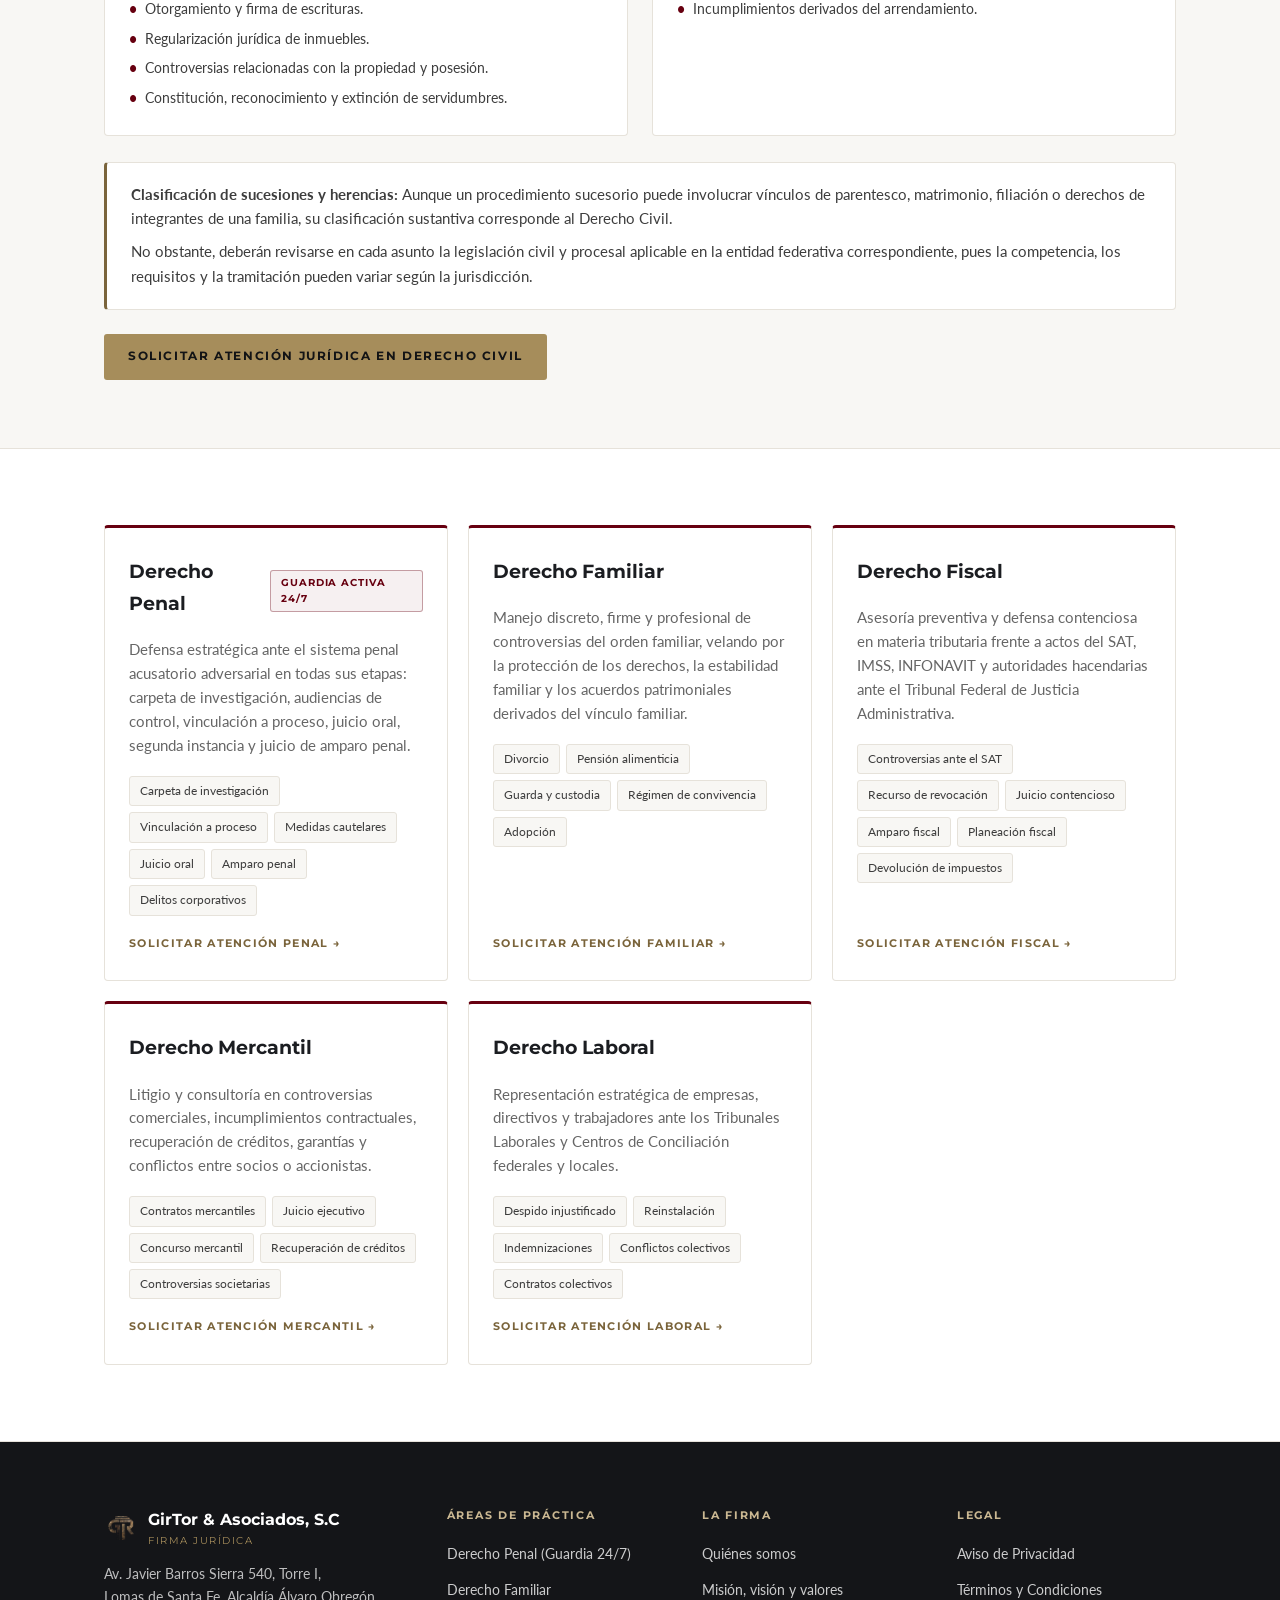
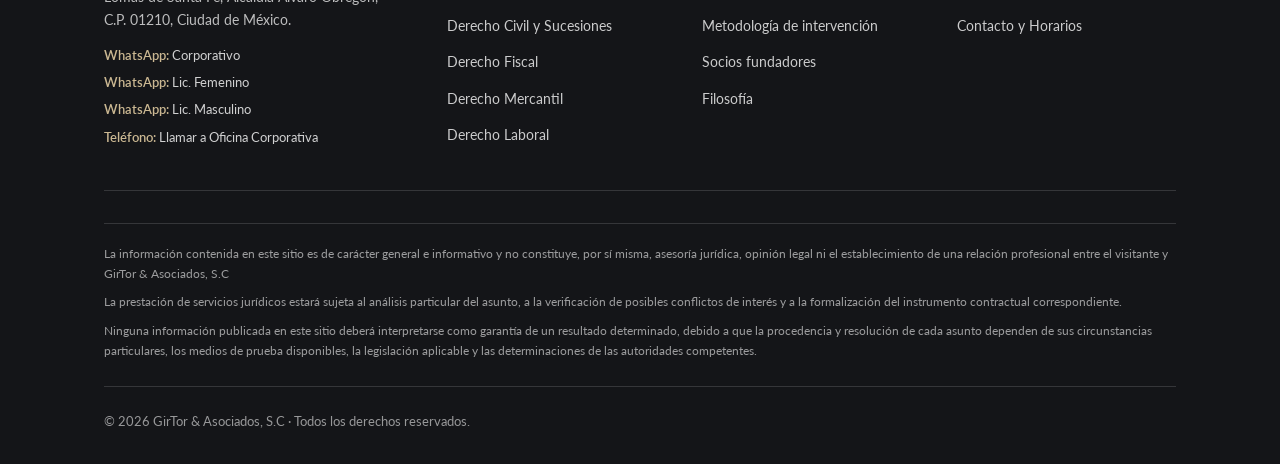
<file: practica.html>
<!DOCTYPE html>
<html lang="es">
<head>
  <meta charset="UTF-8" />
  <meta name="viewport" content="width=device-width, initial-scale=1.0" />
  <title>Áreas de práctica — GirTor &amp; Asociados, S.C</title>
  <meta name="description" content="Áreas de práctica de GirTor & Asociados, S.C: Derecho Civil (Sucesiones y herencias, Contratos, Bienes, Arrendamiento), Penal (Guardia 24/7), Fiscal, Mercantil, Familiar y Laboral." />
  <link rel="icon" type="image/png" href="assets/logo_nav.png" />
  <link rel="preconnect" href="https://fonts.googleapis.com" />
  <link rel="preconnect" href="https://fonts.gstatic.com" crossorigin />
  <link href="https://fonts.googleapis.com/css2?family=Lato:ital,wght@0,300;0,400;0,700;1,300;1,400&family=Montserrat:ital,wght@0,400;0,500;0,600;0,700;0,800;1,700;1,800&display=swap" rel="stylesheet" />
  <link rel="stylesheet" href="css/styles.css?v=68.0" />
</head>
<body>

  <nav id="nav" class="nav-solid">
    <a href="index.html" class="nav-logo">
      <img src="assets/logo_nav.png" alt="GirTor &amp; Asociados, S.C" />
      <div class="nav-brand">
        <span class="firm">GirTor &amp; Asociados, S.C</span>
        <span class="tagline">Firma Jurídica</span>
      </div>
    </a>

    <ul class="nav-links">
      <li class="nav-item"><a href="index.html" class="nav-link">Inicio</a></li>
      <li class="nav-item">
        <button type="button" class="nav-link">
          <span>La Firma</span>
          <svg class="nav-chevron" viewBox="0 0 12 12"><polyline points="2 4 6 8 10 4"/></svg>
        </button>
        <div class="nav-dropdown">
          <a href="la-firma.html#quienes-somos"><span>Quiénes somos</span><span class="drop-tag">FIRMA</span></a>
          <a href="la-firma.html#mision-vision-valores"><span>Misión, visión y valores</span><span class="drop-tag">PRINCIPIOS</span></a>
          <a href="la-firma.html#socios-fundadores"><span>Socios fundadores</span><span class="drop-tag">DIRECCIÓN</span></a>
          <a href="la-firma.html#filosofia"><span>Filosofía institucional</span><span class="drop-tag">DOCTRINA</span></a>
        </div>
      </li>
      <li class="nav-item">
        <button type="button" class="nav-link active">
          <span>Áreas de práctica</span>
          <svg class="nav-chevron" viewBox="0 0 12 12"><polyline points="2 4 6 8 10 4"/></svg>
        </button>
        <div class="nav-dropdown">
          <a href="#penal"><span>Derecho Penal</span><span class="drop-tag">24/7</span></a>
          <a href="#familiar"><span>Derecho Familiar</span><span class="drop-tag">FAMILIA</span></a>
          <a href="#civil"><span>Derecho Civil</span><span class="drop-tag">SUCESIONES / BIENES</span></a>
          <a href="#fiscal"><span>Derecho Fiscal</span><span class="drop-tag">SAT / TFJA</span></a>
          <a href="#mercantil"><span>Derecho Mercantil</span><span class="drop-tag">EMPRESARIAL</span></a>
          <a href="#laboral"><span>Derecho Laboral</span><span class="drop-tag">TRABAJO</span></a>
        </div>
      </li>
      <li class="nav-item"><a href="contacto.html" class="nav-link">Contacto &amp; Horarios</a></li>
      <li class="nav-item">
        <a href="https://wa.me/525616878494?text=Hola,%20deseo%20solicitar%20atenci%C3%B3n%20jur%C3%ADdica%20con%20GirTor%20%26%20Asociados,%20S.C" target="_blank" rel="noopener" class="nav-cta">
          Atención Jurídica
        </a>
      </li>
    </ul>

    <button class="nav-hamburger" id="navHamburger" aria-label="Menú" aria-expanded="false">
      <span></span><span></span><span></span>
    </button>
  </nav>
  <div id="scrollProgress" aria-hidden="true"></div>

  <!-- Menú Móvil Estilo Editorial -->
  <div class="mobile-drawer" id="mobileDrawer" aria-hidden="true">
    <div class="drawer-inner">
      <div class="drawer-topbar">
        <a href="index.html" class="drawer-brand" onclick="closeDrawer()">G I R T O R &nbsp; &amp; &nbsp; A S O C I A D O S , &nbsp; S . C</a>
        <button type="button" class="drawer-close-btn" onclick="closeDrawer()" aria-label="Cerrar menú">
          <svg viewBox="0 0 24 24" width="22" height="22" fill="none" stroke="currentColor" stroke-width="2.2" stroke-linecap="round">
            <line x1="18" y1="6" x2="6" y2="18"></line>
            <line x1="6" y1="6" x2="18" y2="18"></line>
          </svg>
        </button>
      </div>

      <nav class="drawer-nav" aria-label="Navegación Móvil">
        <ul class="drawer-menu">
          <li class="drawer-menu-item">
            <a href="index.html" class="drawer-link" onclick="closeDrawer()">INICIO</a>
          </li>
          <li class="drawer-menu-item">
            <a href="contacto.html" class="drawer-link drawer-link--featured" onclick="closeDrawer()">CONTACTO</a>
          </li>
          <li class="drawer-menu-item drawer-item--accordion" id="drawerAccordion">
            <button type="button" class="drawer-link drawer-accordion-trigger" id="drawerPracticeToggle" aria-expanded="false">
              <span>ÁREAS DE PRÁCTICA</span>
              <svg class="drawer-chevron" viewBox="0 0 14 14" fill="none" stroke="currentColor" stroke-width="2">
                <polyline points="3 5 7 9 11 5"/>
              </svg>
            </button>
            <div class="drawer-subnav" id="drawerSubnav">
              <a href="#penal" onclick="closeDrawer()">Derecho Penal (Guardia 24/7)</a>
              <a href="#familiar" onclick="closeDrawer()">Derecho Familiar</a>
              <a href="#civil" onclick="closeDrawer()">Derecho Civil y Sucesiones</a>
              <a href="#fiscal" onclick="closeDrawer()">Derecho Fiscal</a>
              <a href="#mercantil" onclick="closeDrawer()">Derecho Mercantil</a>
              <a href="#laboral" onclick="closeDrawer()">Derecho Laboral</a>
              <a href="practica.html" class="drawer-subnav-all" onclick="closeDrawer()">Ver todas las áreas &rarr;</a>
            </div>
          </li>
          <li class="drawer-menu-item">
            <a href="la-firma.html" class="drawer-link" onclick="closeDrawer()">LA FIRMA</a>
          </li>
          <li class="drawer-menu-item">
            <a href="index.html#metodologia" class="drawer-link" onclick="closeDrawer()">METODOLOGÍA</a>
          </li>
          <li class="drawer-menu-item">
            <a href="contacto.html#ubicacion" class="drawer-link" onclick="closeDrawer()">UBICACIÓN</a>
          </li>
          <li class="drawer-menu-item">
            <a href="aviso-de-privacidad.html" class="drawer-link drawer-link--secondary" onclick="closeDrawer()">AVISO DE PRIVACIDAD</a>
          </li>
          <li class="drawer-menu-item">
            <a href="terminos-y-condiciones.html" class="drawer-link drawer-link--secondary" onclick="closeDrawer()">TÉRMINOS Y CONDICIONES</a>
          </li>
        </ul>
      </nav>

      <div class="drawer-footer-credits">
        <span>&copy; 2026 GirTor &amp; Asociados, S.C</span>
      </div>
    </div>
  </div>

  <!-- Encabezado (#8 + #11) -->
  <header class="page-header--visual">
    <div class="editorial-photo-bg" style="background-image: url('assets/hero_slide_3.jpg');"></div>
    <div class="container">
      <div class="breadcrumb"><a href="index.html">Inicio</a> / Áreas de práctica</div>
      <span class="section-eyebrow">Especialidades Jurídicas</span>
      <h1 class="section-title-clean">Áreas de práctica</h1>
      <p class="section-lead-clean" style="max-width: 760px; margin-top: 12px;">
        Nuestra firma brinda asesoría, representación y defensa jurídica en distintas áreas del derecho. Cada asunto es atendido por profesionales con experiencia en la materia correspondiente, bajo una estrategia coordinada y orientada a la protección de los derechos e intereses del cliente.
      </p>
      <p style="font-family: var(--font-body); font-size: 14.5px; font-style: italic; color: var(--gold-light); margin-top: 14px;">
        El conocimiento de la ley es el punto de partida; la estrategia jurídica determina el camino.
      </p>
    </div>
  </header>

  <!-- #9 & #10. DERECHO CIVIL COMPLETO (INCLUYE SUCESIONES Y HERENCIAS) -->
  <section id="civil" class="civil-featured-section">
    <div class="container">
      <div class="reveal" style="max-width: 820px;">
        <span class="section-eyebrow">Materia Principal · Patrimonio y Sucesiones</span>
        <h2 class="section-title-clean" style="margin-bottom: 14px;">Derecho Civil</h2>
        <p class="manifesto-copy" style="margin-bottom: 12px;">
          Brindamos asesoría y representación jurídica en controversias relacionadas con personas, bienes, obligaciones, contratos, patrimonio, responsabilidad civil, posesión, propiedad y sucesiones.
        </p>
        <p class="manifesto-copy" style="margin-bottom: 0;">
          Nuestra intervención comprende el análisis preventivo, la negociación, la elaboración de instrumentos jurídicos y, cuando resulte procedente, la representación ante órganos jurisdiccionales.
        </p>
      </div>

      <div class="civil-subgroups-grid reveal reveal-delay-1">
        <article class="civil-subgroup-card">
          <span class="section-eyebrow">Servicios · 01</span>
          <h3>Sucesiones y herencias</h3>
          <ul class="civil-service-list">
            <li>Juicios sucesorios testamentarios.</li>
            <li>Juicios sucesorios intestamentarios.</li>
            <li>Apertura y tramitación de sucesiones.</li>
            <li>Reconocimiento y declaración de herederos.</li>
            <li>Reconocimiento de legatarios.</li>
            <li>Aceptación o repudiación de herencias.</li>
            <li>Designación, aceptación, remoción y rendición de cuentas de albaceas.</li>
            <li>Formación de inventarios y avalúos.</li>
            <li>Administración de la masa hereditaria.</li>
            <li>Partición y adjudicación de bienes.</li>
            <li>Petición de herencia.</li>
            <li>Impugnación y nulidad de testamentos.</li>
            <li>Controversias entre herederos, legatarios y albaceas.</li>
            <li>Interpretación y cumplimiento de disposiciones testamentarias.</li>
            <li>Transmisión y regularización de bienes hereditarios.</li>
          </ul>
        </article>

        <article class="civil-subgroup-card">
          <span class="section-eyebrow">Servicios · 02</span>
          <h3>Contratos y obligaciones</h3>
          <ul class="civil-service-list">
            <li>Elaboración y revisión de contratos civiles.</li>
            <li>Interpretación contractual.</li>
            <li>Cumplimiento forzoso de obligaciones.</li>
            <li>Rescisión de contratos.</li>
            <li>Terminación y nulidad contractual.</li>
            <li>Incumplimiento de obligaciones.</li>
            <li>Cobro de adeudos.</li>
            <li>Convenios de reconocimiento de adeudo.</li>
            <li>Daños y perjuicios.</li>
            <li>Responsabilidad civil.</li>
            <li>Daño moral.</li>
          </ul>
        </article>

        <article class="civil-subgroup-card">
          <span class="section-eyebrow">Servicios · 03</span>
          <h3>Bienes, propiedad y posesión</h3>
          <ul class="civil-service-list">
            <li>Acciones reivindicatorias.</li>
            <li>Acciones posesorias.</li>
            <li>Prescripción adquisitiva.</li>
            <li>Copropiedad.</li>
            <li>División de cosa común.</li>
            <li>Otorgamiento y firma de escrituras.</li>
            <li>Regularización jurídica de inmuebles.</li>
            <li>Controversias relacionadas con la propiedad y posesión.</li>
            <li>Constitución, reconocimiento y extinción de servidumbres.</li>
          </ul>
        </article>

        <article class="civil-subgroup-card">
          <span class="section-eyebrow">Servicios · 04</span>
          <h3>Arrendamiento</h3>
          <ul class="civil-service-list">
            <li>Elaboración y revisión de contratos de arrendamiento.</li>
            <li>Rescisión de contratos.</li>
            <li>Terminación de la relación arrendaticia.</li>
            <li>Desocupación y entrega de inmuebles.</li>
            <li>Cobro de rentas y prestaciones adeudadas.</li>
            <li>Incumplimientos derivados del arrendamiento.</li>
          </ul>
        </article>
      </div>

      <div class="civil-jurisdiction-note reveal">
        <p style="margin-bottom: 8px;">
          <strong>Clasificación de sucesiones y herencias:</strong> Aunque un procedimiento sucesorio puede involucrar vínculos de parentesco, matrimonio, filiación o derechos de integrantes de una familia, su clasificación sustantiva corresponde al Derecho Civil.
        </p>
        <p style="margin-bottom: 0;">
          No obstante, deberán revisarse en cada asunto la legislación civil y procesal aplicable en la entidad federativa correspondiente, pues la competencia, los requisitos y la tramitación pueden variar según la jurisdicción.
        </p>
      </div>

      <div style="margin-top: 24px;">
        <a href="contacto.html?area=Civil" class="btn-gold-solid">Solicitar atención jurídica en Derecho Civil</a>
      </div>
    </div>
  </section>

  <!-- Otras Áreas de Práctica -->
  <section class="section-clean">
    <div class="container">
      <div class="areas-summary-grid">

        <article id="penal" class="area-summary-card reveal">
          <div>
            <div class="area-card-head">
              <h2 class="area-summary-title">Derecho Penal</h2>
              <span class="area-tag-247">Guardia Activa 24/7</span>
            </div>
            <p class="area-summary-desc">
              Defensa estratégica ante el sistema penal acusatorio adversarial en todas sus etapas: carpeta de investigación, audiencias de control, vinculación a proceso, juicio oral, segunda instancia y juicio de amparo penal.
            </p>
            <div class="area-scopes">
              <span class="area-scope-tag">Carpeta de investigación</span>
              <span class="area-scope-tag">Vinculación a proceso</span>
              <span class="area-scope-tag">Medidas cautelares</span>
              <span class="area-scope-tag">Juicio oral</span>
              <span class="area-scope-tag">Amparo penal</span>
              <span class="area-scope-tag">Delitos corporativos</span>
            </div>
          </div>
          <a href="contacto.html?area=Penal" class="area-link">Solicitar atención penal &rarr;</a>
        </article>

        <article id="familiar" class="area-summary-card reveal">
          <div>
            <div class="area-card-head">
              <h2 class="area-summary-title">Derecho Familiar</h2>
            </div>
            <p class="area-summary-desc">
              Manejo discreto, firme y profesional de controversias del orden familiar, velando por la protección de los derechos, la estabilidad familiar y los acuerdos patrimoniales derivados del vínculo familiar.
            </p>
            <div class="area-scopes">
              <span class="area-scope-tag">Divorcio</span>
              <span class="area-scope-tag">Pensión alimenticia</span>
              <span class="area-scope-tag">Guarda y custodia</span>
              <span class="area-scope-tag">Régimen de convivencia</span>
              <span class="area-scope-tag">Adopción</span>
            </div>
          </div>
          <a href="contacto.html?area=Familiar" class="area-link">Solicitar atención familiar &rarr;</a>
        </article>

        <article id="fiscal" class="area-summary-card reveal reveal-delay-1">
          <div>
            <div class="area-card-head">
              <h2 class="area-summary-title">Derecho Fiscal</h2>
            </div>
            <p class="area-summary-desc">
              Asesoría preventiva y defensa contenciosa en materia tributaria frente a actos del SAT, IMSS, INFONAVIT y autoridades hacendarias ante el Tribunal Federal de Justicia Administrativa.
            </p>
            <div class="area-scopes">
              <span class="area-scope-tag">Controversias ante el SAT</span>
              <span class="area-scope-tag">Recurso de revocación</span>
              <span class="area-scope-tag">Juicio contencioso</span>
              <span class="area-scope-tag">Amparo fiscal</span>
              <span class="area-scope-tag">Planeación fiscal</span>
              <span class="area-scope-tag">Devolución de impuestos</span>
            </div>
          </div>
          <a href="contacto.html?area=Fiscal" class="area-link">Solicitar atención fiscal &rarr;</a>
        </article>

        <article id="mercantil" class="area-summary-card reveal reveal-delay-2">
          <div>
            <div class="area-card-head">
              <h2 class="area-summary-title">Derecho Mercantil</h2>
            </div>
            <p class="area-summary-desc">
              Litigio y consultoría en controversias comerciales, incumplimientos contractuales, recuperación de créditos, garantías y conflictos entre socios o accionistas.
            </p>
            <div class="area-scopes">
              <span class="area-scope-tag">Contratos mercantiles</span>
              <span class="area-scope-tag">Juicio ejecutivo</span>
              <span class="area-scope-tag">Concurso mercantil</span>
              <span class="area-scope-tag">Recuperación de créditos</span>
              <span class="area-scope-tag">Controversias societarias</span>
            </div>
          </div>
          <a href="contacto.html?area=Mercantil" class="area-link">Solicitar atención mercantil &rarr;</a>
        </article>

        <article id="laboral" class="area-summary-card reveal reveal-delay-1">
          <div>
            <div class="area-card-head">
              <h2 class="area-summary-title">Derecho Laboral</h2>
            </div>
            <p class="area-summary-desc">
              Representación estratégica de empresas, directivos y trabajadores ante los Tribunales Laborales y Centros de Conciliación federales y locales.
            </p>
            <div class="area-scopes">
              <span class="area-scope-tag">Despido injustificado</span>
              <span class="area-scope-tag">Reinstalación</span>
              <span class="area-scope-tag">Indemnizaciones</span>
              <span class="area-scope-tag">Conflictos colectivos</span>
              <span class="area-scope-tag">Contratos colectivos</span>
            </div>
          </div>
          <a href="contacto.html?area=Laboral" class="area-link">Solicitar atención laboral &rarr;</a>
        </article>

      </div>
    </div>
  </section>

  <!-- Footer -->
  <footer id="footer">
    <div class="container">
      <div class="footer-grid">
        <div>
          <div class="footer-brand">
            <img src="assets/logo_nav.png" alt="GirTor &amp; Asociados, S.C" loading="lazy" decoding="async" />
            <div>
              <div class="footer-name">GirTor &amp; Asociados, S.C</div>
              <div class="footer-sub">Firma Jurídica</div>
            </div>
          </div>
          <p class="footer-address">Av. Javier Barros Sierra 540, Torre I,<br />Lomas de Santa Fe, Alcald&#237;a &#193;lvaro Obreg&#243;n,<br />C.P. 01210, Ciudad de M&#233;xico.</p>
                    <div class="footer-phones">
            <a href="https://wa.me/525616878494?text=Hola,%20deseo%20solicitar%20atenci%C3%B3n%20jur%C3%ADdica%20con%20GirTor%20%26%20Asociados,%20S.C" target="_blank" rel="noopener"><strong>WhatsApp:</strong> Corporativo</a>
            <a href="https://wa.me/528261163940?text=Hola,%20solicito%20atenci%C3%B3n%20jur%C3%ADdica%20con%20la%20Lic.%20Femenino." target="_blank" rel="noopener"><strong>WhatsApp:</strong> Lic. Femenino</a>
            <a href="https://wa.me/525522604834?text=Hola,%20solicito%20atenci%C3%B3n%20jur%C3%ADdica%20con%20el%20Lic.%20Masculino." target="_blank" rel="noopener"><strong>WhatsApp:</strong> Lic. Masculino</a>
            <a href="tel:+525580008384"><strong>Teléfono:</strong> Llamar a Oficina Corporativa</a>
          </div>
        </div>

        <div>
          <div class="footer-col-title">Áreas de práctica</div>
          <ul class="footer-col-links">
            <li><a href="#penal">Derecho Penal (Guardia 24/7)</a></li>
            <li><a href="#familiar">Derecho Familiar</a></li>
            <li><a href="#civil">Derecho Civil y Sucesiones</a></li>
            <li><a href="#fiscal">Derecho Fiscal</a></li>
            <li><a href="#mercantil">Derecho Mercantil</a></li>
            <li><a href="#laboral">Derecho Laboral</a></li>
          </ul>
        </div>

        <div>
          <div class="footer-col-title">La Firma</div>
          <ul class="footer-col-links">
            <li><a href="la-firma.html#quienes-somos">Quiénes somos</a></li>
            <li><a href="la-firma.html#mision-vision-valores">Misión, visión y valores</a></li>
            <li><a href="index.html#metodologia">Metodología de intervención</a></li>
            <li><a href="la-firma.html#socios-fundadores">Socios fundadores</a></li>
            <li><a href="la-firma.html#filosofia">Filosofía</a></li>
          </ul>
        </div>

        <div>
          <div class="footer-col-title">Legal</div>
          <ul class="footer-col-links">
            <li><a href="aviso-de-privacidad.html">Aviso de Privacidad</a></li>
            <li><a href="terminos-y-condiciones.html">Términos y Condiciones</a></li>
            <li><a href="contacto.html">Contacto y Horarios</a></li>
          </ul>
        </div>
      </div>

      <div class="footer-legal-disclaimer">
        <p>
          La información contenida en este sitio es de carácter general e informativo y no constituye, por sí misma, asesoría jurídica, opinión legal ni el establecimiento de una relación profesional entre el visitante y GirTor &amp; Asociados, S.C
        </p>
        <p>
          La prestación de servicios jurídicos estará sujeta al análisis particular del asunto, a la verificación de posibles conflictos de interés y a la formalización del instrumento contractual correspondiente.
        </p>
        <p>
          Ninguna información publicada en este sitio deberá interpretarse como garantía de un resultado determinado, debido a que la procedencia y resolución de cada asunto dependen de sus circunstancias particulares, los medios de prueba disponibles, la legislación aplicable y las determinaciones de las autoridades competentes.
        </p>
      </div>

      <div class="footer-bottom">
        <div>&copy; 2026 GirTor &amp; Asociados, S.C &middot; Todos los derechos reservados.</div>
      </div>
    </div>
  </footer>

  <!-- Botones Flotantes: Teléfono + WhatsApp -->
  <div id="wa-float">
    <a href="tel:+525580008384" class="wa-float-emergency" aria-label="Emergencia 24 horas">
      <span class="live-dot-gold" aria-hidden="true"></span>
      Emergencia 24 horas
    </a>
    <div class="wa-float-btns-row">
      <a href="tel:+525580008384" class="wa-float-btn wa-float-btn--phone" aria-label="Llamar a Oficina Corporativa">
        <svg viewBox="0 0 24 24" width="26" height="26" fill="none" stroke="currentColor" stroke-width="2" stroke-linecap="round" stroke-linejoin="round"><path d="M22 16.92v3a2 2 0 01-2.18 2 19.79 19.79 0 01-8.63-3.07A19.5 19.5 0 013.07 9.81 19.79 19.79 0 01.22 1.18 2 2 0 012.18 0h3a2 2 0 012 1.72 12.84 12.84 0 00.7 2.81 2 2 0 01-.45 2.11L6.91 7.09a16 16 0 006 6l.46-.46a2 2 0 012.11-.45 12.84 12.84 0 002.81.7A2 2 0 0122 16.92z"/></svg>
      </a>
      <a href="https://wa.me/525616878494?text=Hola,%20deseo%20solicitar%20atenci%C3%B3n%20jur%C3%ADdica%20con%20GirTor%20%26%20Asociados,%20S.C" target="_blank" rel="noopener" class="wa-float-btn wa-float-btn--wa" aria-label="WhatsApp Corporativo">
        <svg viewBox="0 0 24 24" width="26" height="26" fill="currentColor"><path d="M17.472 14.382c-.297-.149-1.758-.867-2.03-.967-.273-.099-.471-.148-.67.15-.197.297-.767.966-.94 1.164-.173.199-.347.223-.644.075-.297-.15-1.255-.463-2.39-1.475-.883-.788-1.48-1.761-1.653-2.059-.173-.297-.018-.458.13-.606.134-.133.298-.347.446-.52.149-.174.198-.298.298-.497.099-.198.05-.371-.025-.52-.075-.149-.669-1.612-.916-2.207-.242-.579-.487-.5-.669-.51-.173-.008-.371-.01-.57-.01-.198 0-.52.074-.792.372-.272.297-1.04 1.016-1.04 2.479 0 1.462 1.065 2.875 1.213 3.074.149.198 2.096 3.2 5.077 4.487.709.306 1.262.489 1.694.625.712.227 1.36.195 1.871.118.571-.085 1.758-.719 2.006-1.413.248-.694.248-1.289.173-1.413-.074-.124-.272-.198-.57-.347z"/><path d="M12 2C6.477 2 2 6.484 2 12.017c0 1.761.457 3.413 1.253 4.856L2 22l5.3-1.387A9.945 9.945 0 0012.017 22C17.523 22 22 17.516 22 12c0-5.523-4.477-10-10-10zm0 18.015a7.994 7.994 0 01-4.072-1.111l-.291-.173-3.145.823.838-3.059-.19-.314A8.015 8.015 0 014 12.017C4 7.589 7.589 4 12 4s8 3.589 8 8.017c0 4.413-3.584 7.998-8 7.998z"/></svg>
      </a>
    </div>
  </div>
  <script src="js/main.js?v=68.0" defer></script>
</body>
</html>
</file>
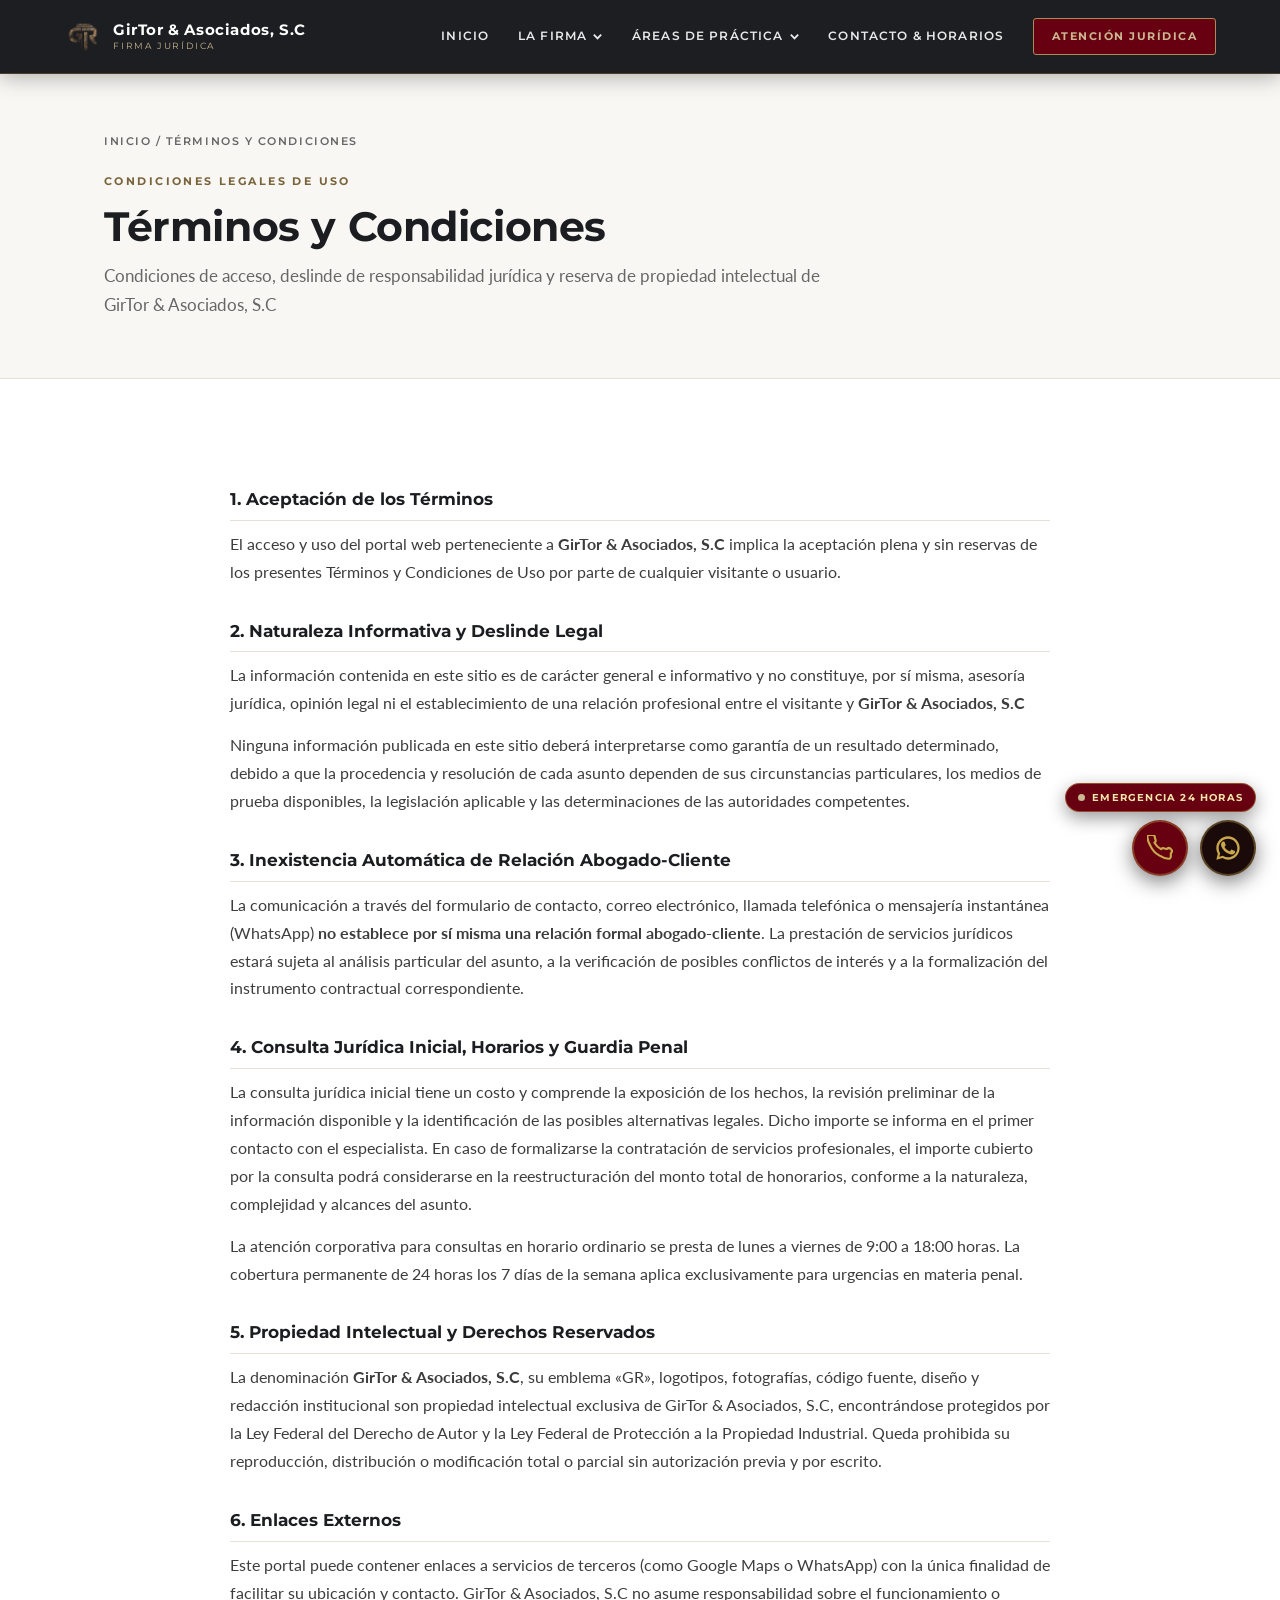
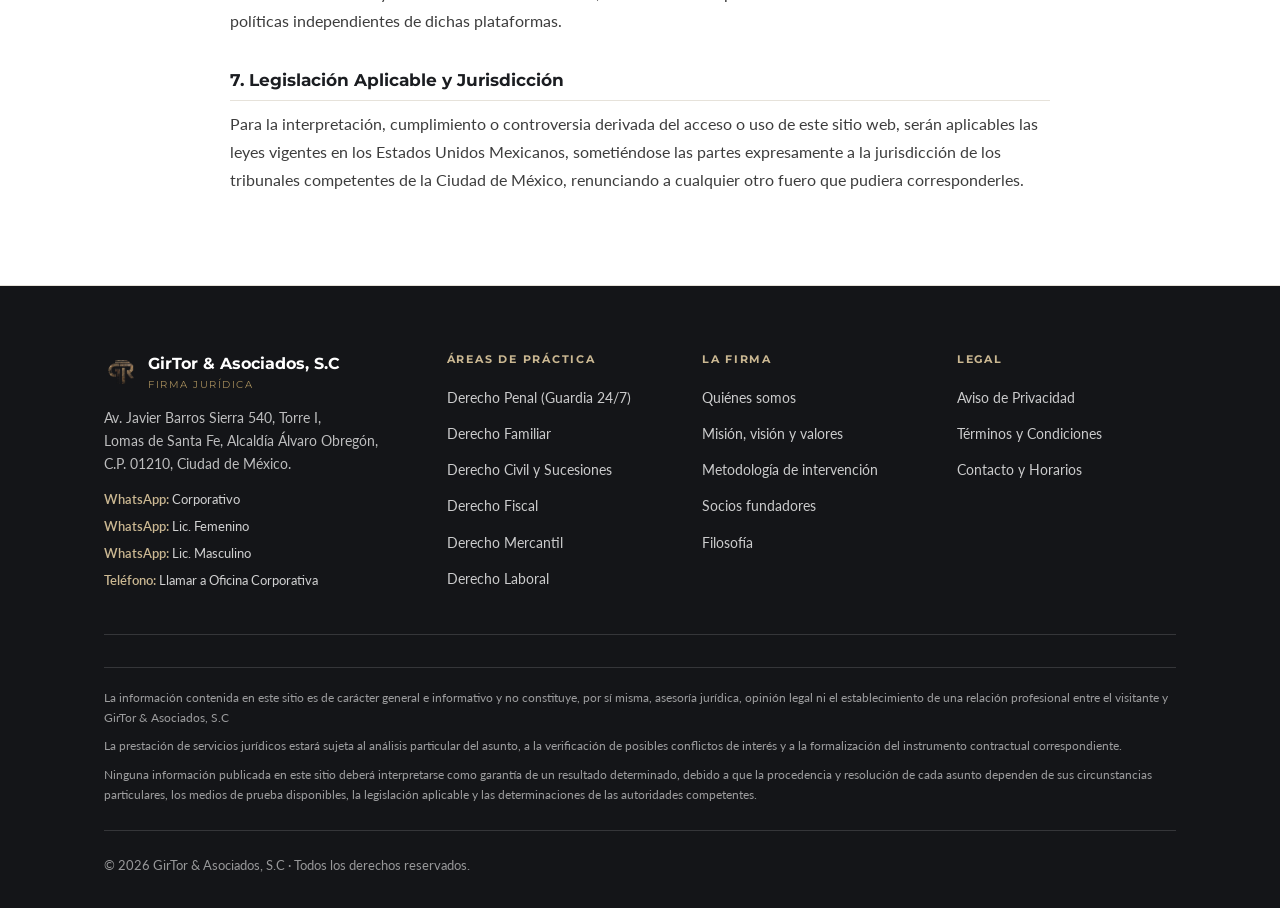
<file: terminos-y-condiciones.html>
<!DOCTYPE html>
<html lang="es">
<head>
  <meta charset="UTF-8" />
  <meta name="viewport" content="width=device-width, initial-scale=1.0" />
  <title>Términos y Condiciones — GirTor &amp; Asociados, S.C</title>
  <meta name="description" content="Términos y Condiciones de Uso, Propiedad Intelectual y Deslinde Legal de GirTor & Asociados, S.C" />
  <link rel="icon" type="image/png" href="assets/logo_nav.png" />
  <link rel="preconnect" href="https://fonts.googleapis.com" />
  <link rel="preconnect" href="https://fonts.gstatic.com" crossorigin />
  <link href="https://fonts.googleapis.com/css2?family=Lato:ital,wght@0,300;0,400;0,700;1,300;1,400&family=Montserrat:ital,wght@0,400;0,500;0,600;0,700;0,800;1,700;1,800&display=swap" rel="stylesheet" />
  <link rel="stylesheet" href="css/styles.css?v=68.0" />
</head>
<body>

  <nav id="nav" class="nav-solid">
    <a href="index.html" class="nav-logo">
      <img src="assets/logo_nav.png" alt="GirTor &amp; Asociados, S.C" />
      <div class="nav-brand">
        <span class="firm">GirTor &amp; Asociados, S.C</span>
        <span class="tagline">Firma Jurídica</span>
      </div>
    </a>

    <ul class="nav-links">
      <li class="nav-item"><a href="index.html" class="nav-link">Inicio</a></li>
      <li class="nav-item">
        <button type="button" class="nav-link">
          <span>La Firma</span>
          <svg class="nav-chevron" viewBox="0 0 12 12"><polyline points="2 4 6 8 10 4"/></svg>
        </button>
        <div class="nav-dropdown">
          <a href="la-firma.html#quienes-somos"><span>Quiénes somos</span><span class="drop-tag">FIRMA</span></a>
          <a href="la-firma.html#mision-vision-valores"><span>Misión, visión y valores</span><span class="drop-tag">PRINCIPIOS</span></a>
          <a href="la-firma.html#socios-fundadores"><span>Socios fundadores</span><span class="drop-tag">DIRECCIÓN</span></a>
          <a href="la-firma.html#filosofia"><span>Filosofía institucional</span><span class="drop-tag">DOCTRINA</span></a>
        </div>
      </li>
      <li class="nav-item">
        <button type="button" class="nav-link">
          <span>Áreas de práctica</span>
          <svg class="nav-chevron" viewBox="0 0 12 12"><polyline points="2 4 6 8 10 4"/></svg>
        </button>
        <div class="nav-dropdown">
          <a href="practica.html#penal"><span>Derecho Penal</span><span class="drop-tag">24/7</span></a>
          <a href="practica.html#familiar"><span>Derecho Familiar</span><span class="drop-tag">FAMILIA</span></a>
          <a href="practica.html#civil"><span>Derecho Civil</span><span class="drop-tag">SUCESIONES / BIENES</span></a>
          <a href="practica.html#fiscal"><span>Derecho Fiscal</span><span class="drop-tag">SAT / TFJA</span></a>
          <a href="practica.html#mercantil"><span>Derecho Mercantil</span><span class="drop-tag">EMPRESARIAL</span></a>
          <a href="practica.html#laboral"><span>Derecho Laboral</span><span class="drop-tag">TRABAJO</span></a>
        </div>
      </li>
      <li class="nav-item"><a href="contacto.html" class="nav-link">Contacto &amp; Horarios</a></li>
      <li class="nav-item">
        <a href="https://wa.me/525616878494?text=Hola,%20deseo%20solicitar%20atenci%C3%B3n%20jur%C3%ADdica%20con%20GirTor%20%26%20Asociados,%20S.C" target="_blank" rel="noopener" class="nav-cta">
          Atención Jurídica
        </a>
      </li>
    </ul>

    <button class="nav-hamburger" id="navHamburger" aria-label="Menú" aria-expanded="false">
      <span></span><span></span><span></span>
    </button>
  </nav>
  <div id="scrollProgress" aria-hidden="true"></div>

  <!-- Menú Móvil Estilo Editorial -->
  <div class="mobile-drawer" id="mobileDrawer" aria-hidden="true">
    <div class="drawer-inner">
      <div class="drawer-topbar">
        <a href="index.html" class="drawer-brand" onclick="closeDrawer()">G I R T O R &nbsp; &amp; &nbsp; A S O C I A D O S , &nbsp; S . C</a>
        <button type="button" class="drawer-close-btn" onclick="closeDrawer()" aria-label="Cerrar menú">
          <svg viewBox="0 0 24 24" width="22" height="22" fill="none" stroke="currentColor" stroke-width="2.2" stroke-linecap="round">
            <line x1="18" y1="6" x2="6" y2="18"></line>
            <line x1="6" y1="6" x2="18" y2="18"></line>
          </svg>
        </button>
      </div>

      <nav class="drawer-nav" aria-label="Navegación Móvil">
        <ul class="drawer-menu">
          <li class="drawer-menu-item">
            <a href="index.html" class="drawer-link" onclick="closeDrawer()">INICIO</a>
          </li>
          <li class="drawer-menu-item">
            <a href="contacto.html" class="drawer-link drawer-link--featured" onclick="closeDrawer()">CONTACTO</a>
          </li>
          <li class="drawer-menu-item drawer-item--accordion" id="drawerAccordion">
            <button type="button" class="drawer-link drawer-accordion-trigger" id="drawerPracticeToggle" aria-expanded="false">
              <span>ÁREAS DE PRÁCTICA</span>
              <svg class="drawer-chevron" viewBox="0 0 14 14" fill="none" stroke="currentColor" stroke-width="2">
                <polyline points="3 5 7 9 11 5"/>
              </svg>
            </button>
            <div class="drawer-subnav" id="drawerSubnav">
              <a href="practica.html#penal" onclick="closeDrawer()">Derecho Penal (Guardia 24/7)</a>
              <a href="practica.html#familiar" onclick="closeDrawer()">Derecho Familiar</a>
              <a href="practica.html#civil" onclick="closeDrawer()">Derecho Civil y Sucesiones</a>
              <a href="practica.html#fiscal" onclick="closeDrawer()">Derecho Fiscal</a>
              <a href="practica.html#mercantil" onclick="closeDrawer()">Derecho Mercantil</a>
              <a href="practica.html#laboral" onclick="closeDrawer()">Derecho Laboral</a>
              <a href="practica.html" class="drawer-subnav-all" onclick="closeDrawer()">Ver todas las áreas &rarr;</a>
            </div>
          </li>
          <li class="drawer-menu-item">
            <a href="la-firma.html" class="drawer-link" onclick="closeDrawer()">LA FIRMA</a>
          </li>
          <li class="drawer-menu-item">
            <a href="index.html#metodologia" class="drawer-link" onclick="closeDrawer()">METODOLOGÍA</a>
          </li>
          <li class="drawer-menu-item">
            <a href="contacto.html#ubicacion" class="drawer-link" onclick="closeDrawer()">UBICACIÓN</a>
          </li>
          <li class="drawer-menu-item">
            <a href="aviso-de-privacidad.html" class="drawer-link drawer-link--secondary" onclick="closeDrawer()">AVISO DE PRIVACIDAD</a>
          </li>
          <li class="drawer-menu-item">
            <a href="terminos-y-condiciones.html" class="drawer-link drawer-link--secondary" onclick="closeDrawer()">TÉRMINOS Y CONDICIONES</a>
          </li>
        </ul>
      </nav>

      <div class="drawer-footer-credits">
        <span>&copy; 2026 GirTor &amp; Asociados, S.C</span>
      </div>
    </div>
  </div>

  <!-- Encabezado -->
  <header class="page-header">
    <div class="container">
      <div class="breadcrumb"><a href="index.html">Inicio</a> / Términos y Condiciones</div>
      <span class="section-eyebrow">Condiciones Legales de Uso</span>
      <h1 class="section-title-clean">Términos y Condiciones</h1>
      <p class="section-lead-clean" style="max-width: 720px; margin-top: 10px;">
        Condiciones de acceso, deslinde de responsabilidad jurídica y reserva de propiedad intelectual de GirTor &amp; Asociados, S.C
      </p>
    </div>
  </header>

  <section class="section-clean">
    <div class="container">
      <div class="legal-document">
        <h2>1. Aceptación de los Términos</h2>
        <p>
          El acceso y uso del portal web perteneciente a <strong>GirTor &amp; Asociados, S.C</strong> implica la aceptación plena y sin reservas de los presentes Términos y Condiciones de Uso por parte de cualquier visitante o usuario.
        </p>

        <h2>2. Naturaleza Informativa y Deslinde Legal</h2>
        <p>
          La información contenida en este sitio es de carácter general e informativo y no constituye, por sí misma, asesoría jurídica, opinión legal ni el establecimiento de una relación profesional entre el visitante y <strong>GirTor &amp; Asociados, S.C</strong>
        </p>
        <p>
          Ninguna información publicada en este sitio deberá interpretarse como garantía de un resultado determinado, debido a que la procedencia y resolución de cada asunto dependen de sus circunstancias particulares, los medios de prueba disponibles, la legislación aplicable y las determinaciones de las autoridades competentes.
        </p>

        <h2>3. Inexistencia Automática de Relación Abogado-Cliente</h2>
        <p>
          La comunicación a través del formulario de contacto, correo electrónico, llamada telefónica o mensajería instantánea (WhatsApp) <strong>no establece por sí misma una relación formal abogado-cliente</strong>. La prestación de servicios jurídicos estará sujeta al análisis particular del asunto, a la verificación de posibles conflictos de interés y a la formalización del instrumento contractual correspondiente.
        </p>

        <h2>4. Consulta Jurídica Inicial, Horarios y Guardia Penal</h2>
        <p>
          La consulta jurídica inicial tiene un costo y comprende la exposición de los hechos, la revisión preliminar de la información disponible y la identificación de las posibles alternativas legales. Dicho importe se informa en el primer contacto con el especialista. En caso de formalizarse la contratación de servicios profesionales, el importe cubierto por la consulta podrá considerarse en la reestructuración del monto total de honorarios, conforme a la naturaleza, complejidad y alcances del asunto.
        </p>
        <p>
          La atención corporativa para consultas en horario ordinario se presta de lunes a viernes de 9:00 a 18:00 horas. La cobertura permanente de 24 horas los 7 días de la semana aplica exclusivamente para urgencias en materia penal.
        </p>

        <h2>5. Propiedad Intelectual y Derechos Reservados</h2>
        <p>
          La denominación <strong>GirTor &amp; Asociados, S.C</strong>, su emblema «GR», logotipos, fotografías, código fuente, diseño y redacción institucional son propiedad intelectual exclusiva de GirTor &amp; Asociados, S.C, encontrándose protegidos por la Ley Federal del Derecho de Autor y la Ley Federal de Protección a la Propiedad Industrial. Queda prohibida su reproducción, distribución o modificación total o parcial sin autorización previa y por escrito.
        </p>

        <h2>6. Enlaces Externos</h2>
        <p>
          Este portal puede contener enlaces a servicios de terceros (como Google Maps o WhatsApp) con la única finalidad de facilitar su ubicación y contacto. GirTor &amp; Asociados, S.C no asume responsabilidad sobre el funcionamiento o políticas independientes de dichas plataformas.
        </p>

        <h2>7. Legislación Aplicable y Jurisdicción</h2>
        <p>
          Para la interpretación, cumplimiento o controversia derivada del acceso o uso de este sitio web, serán aplicables las leyes vigentes en los Estados Unidos Mexicanos, sometiéndose las partes expresamente a la jurisdicción de los tribunales competentes de la Ciudad de México, renunciando a cualquier otro fuero que pudiera corresponderles.
        </p>
      </div>
    </div>
  </section>

  <!-- Footer -->
  <footer id="footer">
    <div class="container">
      <div class="footer-grid">
        <div>
          <div class="footer-brand">
            <img src="assets/logo_nav.png" alt="GirTor &amp; Asociados, S.C" loading="lazy" decoding="async" />
            <div>
              <div class="footer-name">GirTor &amp; Asociados, S.C</div>
              <div class="footer-sub">Firma Jurídica</div>
            </div>
          </div>
          <p class="footer-address">Av. Javier Barros Sierra 540, Torre I,<br />Lomas de Santa Fe, Alcald&#237;a &#193;lvaro Obreg&#243;n,<br />C.P. 01210, Ciudad de M&#233;xico.</p>
                    <div class="footer-phones">
            <a href="https://wa.me/525616878494?text=Hola,%20deseo%20solicitar%20atenci%C3%B3n%20jur%C3%ADdica%20con%20GirTor%20%26%20Asociados,%20S.C" target="_blank" rel="noopener"><strong>WhatsApp:</strong> Corporativo</a>
            <a href="https://wa.me/528261163940?text=Hola,%20solicito%20atenci%C3%B3n%20jur%C3%ADdica%20con%20la%20Lic.%20Femenino." target="_blank" rel="noopener"><strong>WhatsApp:</strong> Lic. Femenino</a>
            <a href="https://wa.me/525522604834?text=Hola,%20solicito%20atenci%C3%B3n%20jur%C3%ADdica%20con%20el%20Lic.%20Masculino." target="_blank" rel="noopener"><strong>WhatsApp:</strong> Lic. Masculino</a>
            <a href="tel:+525580008384"><strong>Teléfono:</strong> Llamar a Oficina Corporativa</a>
          </div>
        </div>

        <div>
          <div class="footer-col-title">Áreas de práctica</div>
          <ul class="footer-col-links">
            <li><a href="practica.html#penal">Derecho Penal (Guardia 24/7)</a></li>
            <li><a href="practica.html#familiar">Derecho Familiar</a></li>
            <li><a href="practica.html#civil">Derecho Civil y Sucesiones</a></li>
            <li><a href="practica.html#fiscal">Derecho Fiscal</a></li>
            <li><a href="practica.html#mercantil">Derecho Mercantil</a></li>
            <li><a href="practica.html#laboral">Derecho Laboral</a></li>
          </ul>
        </div>

        <div>
          <div class="footer-col-title">La Firma</div>
          <ul class="footer-col-links">
            <li><a href="la-firma.html#quienes-somos">Quiénes somos</a></li>
            <li><a href="la-firma.html#mision-vision-valores">Misión, visión y valores</a></li>
            <li><a href="index.html#metodologia">Metodología de intervención</a></li>
            <li><a href="la-firma.html#socios-fundadores">Socios fundadores</a></li>
            <li><a href="la-firma.html#filosofia">Filosofía</a></li>
          </ul>
        </div>

        <div>
          <div class="footer-col-title">Legal</div>
          <ul class="footer-col-links">
            <li><a href="aviso-de-privacidad.html">Aviso de Privacidad</a></li>
            <li><a href="terminos-y-condiciones.html">Términos y Condiciones</a></li>
            <li><a href="contacto.html">Contacto y Horarios</a></li>
          </ul>
        </div>
      </div>

      <div class="footer-legal-disclaimer">
        <p>
          La información contenida en este sitio es de carácter general e informativo y no constituye, por sí misma, asesoría jurídica, opinión legal ni el establecimiento de una relación profesional entre el visitante y GirTor &amp; Asociados, S.C
        </p>
        <p>
          La prestación de servicios jurídicos estará sujeta al análisis particular del asunto, a la verificación de posibles conflictos de interés y a la formalización del instrumento contractual correspondiente.
        </p>
        <p>
          Ninguna información publicada en este sitio deberá interpretarse como garantía de un resultado determinado, debido a que la procedencia y resolución de cada asunto dependen de sus circunstancias particulares, los medios de prueba disponibles, la legislación aplicable y las determinaciones de las autoridades competentes.
        </p>
      </div>

      <div class="footer-bottom">
        <div>&copy; 2026 GirTor &amp; Asociados, S.C &middot; Todos los derechos reservados.</div>
      </div>
    </div>
  </footer>

  <!-- Botones Flotantes: Teléfono + WhatsApp -->
  <div id="wa-float">
    <a href="tel:+525580008384" class="wa-float-emergency" aria-label="Emergencia 24 horas">
      <span class="live-dot-gold" aria-hidden="true"></span>
      Emergencia 24 horas
    </a>
    <div class="wa-float-btns-row">
      <a href="tel:+525580008384" class="wa-float-btn wa-float-btn--phone" aria-label="Llamar a Oficina Corporativa">
        <svg viewBox="0 0 24 24" width="26" height="26" fill="none" stroke="currentColor" stroke-width="2" stroke-linecap="round" stroke-linejoin="round"><path d="M22 16.92v3a2 2 0 01-2.18 2 19.79 19.79 0 01-8.63-3.07A19.5 19.5 0 013.07 9.81 19.79 19.79 0 01.22 1.18 2 2 0 012.18 0h3a2 2 0 012 1.72 12.84 12.84 0 00.7 2.81 2 2 0 01-.45 2.11L6.91 7.09a16 16 0 006 6l.46-.46a2 2 0 012.11-.45 12.84 12.84 0 002.81.7A2 2 0 0122 16.92z"/></svg>
      </a>
      <a href="https://wa.me/525616878494?text=Hola,%20deseo%20solicitar%20atenci%C3%B3n%20jur%C3%ADdica%20con%20GirTor%20%26%20Asociados,%20S.C" target="_blank" rel="noopener" class="wa-float-btn wa-float-btn--wa" aria-label="WhatsApp Corporativo">
        <svg viewBox="0 0 24 24" width="26" height="26" fill="currentColor"><path d="M17.472 14.382c-.297-.149-1.758-.867-2.03-.967-.273-.099-.471-.148-.67.15-.197.297-.767.966-.94 1.164-.173.199-.347.223-.644.075-.297-.15-1.255-.463-2.39-1.475-.883-.788-1.48-1.761-1.653-2.059-.173-.297-.018-.458.13-.606.134-.133.298-.347.446-.52.149-.174.198-.298.298-.497.099-.198.05-.371-.025-.52-.075-.149-.669-1.612-.916-2.207-.242-.579-.487-.5-.669-.51-.173-.008-.371-.01-.57-.01-.198 0-.52.074-.792.372-.272.297-1.04 1.016-1.04 2.479 0 1.462 1.065 2.875 1.213 3.074.149.198 2.096 3.2 5.077 4.487.709.306 1.262.489 1.694.625.712.227 1.36.195 1.871.118.571-.085 1.758-.719 2.006-1.413.248-.694.248-1.289.173-1.413-.074-.124-.272-.198-.57-.347z"/><path d="M12 2C6.477 2 2 6.484 2 12.017c0 1.761.457 3.413 1.253 4.856L2 22l5.3-1.387A9.945 9.945 0 0012.017 22C17.523 22 22 17.516 22 12c0-5.523-4.477-10-10-10zm0 18.015a7.994 7.994 0 01-4.072-1.111l-.291-.173-3.145.823.838-3.059-.19-.314A8.015 8.015 0 014 12.017C4 7.589 7.589 4 12 4s8 3.589 8 8.017c0 4.413-3.584 7.998-8 7.998z"/></svg>
      </a>
    </div>
  </div>
  <script src="js/main.js?v=68.0" defer></script>
</body>
</html>
</file>
<file: css/styles.css>
/* =====================================================
   GIRTOR & ASOCIADOS — SISTEMA EDITORIAL LIMPIO
   Tipografía legible: Montserrat (Títulos) + Lato (Lectura)
   Paleta sobria: Blanco Puro, Gris Piedra, Obsidiana y Oro Antiguo
===================================================== */

*,
*::before,
*::after {
  box-sizing: border-box;
  margin: 0;
  padding: 0;
}

:root {
  /* Superficies limpias (sin rayas ni brillos artificiales) */
  --bg-white: #ffffff;
  --bg-soft: #f8f7f4;
  --bg-stone: #f1eee8;
  --bg-obsidian: #141518;
  --bg-slate: #1b1d21;

  /* Tintas legibles que no cansan la vista */
  --ink-strong: #1b1d21;
  --ink-body: #3d3d3d;
  --ink-muted: #666666;
  --ink-light: #f7f6f3;

  /* Dorado mate simple y sobrio (cero brillo / cero neón) */
  --gold-light: #cbb892;
  --gold-mid: #a68d5b;
  --gold-dark: #7a643b;
  --gold-deep: #4c3e24;

  /* Acento institucional secundario (Carmesí profundo) */
  --crimson: #670010;
  --crimson-dark: #3c0000;
  --crimson-soft: rgba(103, 0, 16, 0.06);

  /* Líneas divisorias */
  --border-light: #e6e2da;
  --border-dark: rgba(255, 255, 255, 0.14);

  /* Familias tipográficas limpias y entendibles */
  --font-heading: 'Montserrat', 'Segoe UI', Arial, sans-serif;
  --font-body: 'Lato', 'Segoe UI', Arial, sans-serif;

  --max-width: 1200px;
  --ease: cubic-bezier(0.25, 0.46, 0.45, 0.94);
}

html {
  scroll-behavior: smooth;
  font-size: 16px;
}

body {
  font-family: var(--font-body);
  background-color: var(--bg-white);
  color: var(--ink-body);
  line-height: 1.7;
  overflow-x: hidden;
  -webkit-font-smoothing: antialiased;
}

::selection {
  background: var(--crimson);
  color: #ffffff;
}

body.menu-open {
  overflow: hidden;
}

a {
  color: inherit;
  text-decoration: none;
}

img {
  display: block;
  max-width: 100%;
}

.container {
  width: 100%;
  max-width: var(--max-width);
  margin: 0 auto;
  padding: 0 5vw;
}

.section-eyebrow {
  display: inline-block;
  font-family: var(--font-heading);
  font-size: 11px;
  font-weight: 700;
  letter-spacing: 0.22em;
  text-transform: uppercase;
  color: var(--gold-dark);
  margin-bottom: 12px;
}

.section-eyebrow--light {
  color: var(--gold-mid);
}

.section-title-clean {
  font-family: var(--font-heading);
  font-size: clamp(1.75rem, 3.2vw, 2.55rem);
  font-weight: 700;
  line-height: 1.22;
  color: var(--ink-strong);
  letter-spacing: -0.01em;
}

.section-title-clean--light {
  color: #ffffff;
}

.section-lead-clean {
  font-family: var(--font-body);
  font-size: 16.5px;
  line-height: 1.75;
  color: var(--ink-muted);
  font-weight: 400;
}

/* Declaración Editorial tipo Antonio López (Imagen 2) */
.editorial-statement {
  text-align: center;
  max-width: 820px;
  margin: 0 auto;
}

.editorial-headline-italic {
  font-family: var(--font-heading);
  font-size: clamp(1.65rem, 3.5vw, 2.65rem);
  font-weight: 800;
  font-style: italic;
  line-height: 1.22;
  color: #1f2226;
  text-transform: uppercase;
  letter-spacing: 0.01em;
  margin-bottom: 18px;
}

.editorial-sub-italic {
  font-family: var(--font-body);
  font-size: clamp(1.15rem, 2.2vw, 1.55rem);
  font-weight: 300;
  font-style: italic;
  color: #4a4d52;
  line-height: 1.6;
}

/* Scroll reveal discreto y sobrio (sin animaciones excesivas) */
.reveal {
  opacity: 0;
  transform: translateY(10px);
  transition: opacity 0.45s var(--ease), transform 0.45s var(--ease);
}

.reveal.in-view {
  opacity: 1;
  transform: translateY(0);
}

.reveal-delay-1 {
  transition-delay: 0.05s;
}

.reveal-delay-2 {
  transition-delay: 0.1s;
}

.reveal-delay-3 {
  transition-delay: 0.15s;
}

/* Barra de progreso editorial de lectura (2px Oro Mate) */
#scrollProgress {
  position: fixed;
  top: 74px;
  left: 0;
  height: 3px;
  width: 0%;
  background: linear-gradient(90deg, var(--crimson), var(--gold-mid), var(--gold-light));
  z-index: 810;
  pointer-events: none;
  transition: width 0.08s linear;
}

.spotlight-card {
  position: relative;
  overflow: hidden;
}

.shimmer-gold-btn {
  position: relative;
  overflow: hidden;
}

/* =====================================================
   ░░░ SPLASH INTRO SCREEN (LOGO GR DORADO ANIMADO) ░░░
===================================================== */
#splash {
  position: fixed;
  inset: 0;
  z-index: 9000;
  background-color: #24282c;
  background-image: url('../assets/slate_texture.jpg');
  background-repeat: repeat;
  background-size: 150px 150px;
  display: flex;
  flex-direction: column;
  align-items: center;
  justify-content: center;
  cursor: pointer;
  transition: opacity 0.8s ease, visibility 0.8s ease;
}

#splash.hide {
  opacity: 0;
  visibility: hidden;
  pointer-events: none;
}

#splash::after {
  content: '';
  position: absolute;
  inset: 0;
  background: radial-gradient(ellipse at 50% 50%, rgba(24, 28, 31, 0.45) 0%, rgba(10, 12, 14, 0.88) 100%);
  pointer-events: none;
}

#logo-stage {
  position: relative;
  width: min(86vw, 520px);
  display: flex;
  flex-direction: column;
  align-items: center;
  justify-content: center;
  z-index: 1;
  transition: transform 0.8s cubic-bezier(0.22, 1, 0.36, 1), opacity 0.8s ease;
}

#splash.hide #logo-stage {
  transform: scale(1.03);
  opacity: 0;
}

.splash-brand-header {
  display: flex;
  flex-direction: column;
  align-items: center;
  text-align: center;
  width: 100%;
  margin-bottom: -22px;
  position: relative;
  z-index: 2;
  pointer-events: none;
}

.splash-brand-svg {
  width: 100%;
  height: auto;
  display: block;
  overflow: visible;
  filter: drop-shadow(0 6px 20px rgba(0, 0, 0, 0.75));
}

.splash-brand-svg text {
  font-family: var(--font-heading);
  font-size: 37px;
  font-weight: 700;
  letter-spacing: 1.4px;
}

.splash-svg-stroke {
  stroke-dasharray: 220;
  stroke-dashoffset: 220;
  stroke-linecap: round;
  stroke-linejoin: round;
  animation:
    splash-text-draw 1.3s cubic-bezier(0.65, 0, 0.35, 1) 0.08s forwards,
    splash-stroke-settle 0.7s ease 1.4s forwards;
}

.splash-svg-fill {
  opacity: 0;
  animation: splash-text-fill 0.65s cubic-bezier(0.22, 1, 0.36, 1) 1.08s forwards;
}

.splash-svg-sheen {
  opacity: 0;
  clip-path: polygon(-25% 0, -5% 0, -15% 100%, -35% 100%);
  animation: splash-text-sheen 1.05s cubic-bezier(0.4, 0, 0.2, 1) 1.68s forwards;
}

.splash-brand-subline {
  display: flex;
  align-items: center;
  justify-content: center;
  gap: 12px;
  width: min(82%, 380px);
  margin-top: 2px;
}

.splash-brand-rule {
  flex: 1;
  height: 1px;
  transform: scaleX(0);
  opacity: 0;
  animation: splash-rule-expand 0.85s cubic-bezier(0.16, 1, 0.3, 1) 0.12s forwards;
}

.splash-brand-rule--left {
  transform-origin: right center;
  background: linear-gradient(90deg, transparent 0%, var(--crimson) 45%, #dfba6a 100%);
}

.splash-brand-rule--right {
  transform-origin: left center;
  background: linear-gradient(90deg, #dfba6a 0%, var(--crimson) 55%, transparent 100%);
}

.splash-brand-tag-mask {
  overflow: hidden;
  padding: 2px 0;
}

.splash-brand-tagline {
  display: inline-block;
  font-family: var(--font-heading);
  font-size: clamp(9px, 2vw, 12px);
  font-weight: 600;
  text-transform: uppercase;
  letter-spacing: 0.28em;
  color: #dfba6a;
  white-space: nowrap;
  opacity: 0;
  transform: translateY(-115%);
  animation: splash-emerge-down 0.85s cubic-bezier(0.16, 1, 0.3, 1) 0.75s forwards;
}

@keyframes splash-text-draw {
  to {
    stroke-dashoffset: 0;
  }
}

@keyframes splash-stroke-settle {
  to {
    opacity: 0.18;
  }
}

@keyframes splash-text-fill {
  0% {
    opacity: 0;
  }
  100% {
    opacity: 1;
  }
}

@keyframes splash-text-sheen {
  0% {
    opacity: 0.95;
    clip-path: polygon(-25% 0, -5% 0, -15% 100%, -35% 100%);
  }
  85% {
    opacity: 0.95;
  }
  100% {
    opacity: 0;
    clip-path: polygon(115% 0, 135% 0, 125% 100%, 105% 100%);
  }
}

@keyframes splash-emerge-down {
  0% {
    opacity: 0;
    transform: translateY(-115%);
    letter-spacing: 0.42em;
  }
  100% {
    opacity: 0.95;
    transform: translateY(0%);
    letter-spacing: 0.28em;
  }
}

@keyframes splash-rule-expand {
  0% {
    opacity: 0;
    transform: scaleX(0);
  }
  100% {
    opacity: 0.9;
    transform: scaleX(1);
  }
}

@media (max-width: 520px) {
  .splash-brand-header {
    margin-bottom: -12px;
  }

  .splash-brand-subline {
    gap: 8px;
    margin-top: 2px;
  }
}

#logo-svg {
  width: 100%;
  height: auto;
  display: block;
  filter: drop-shadow(0 20px 45px rgba(0, 0, 0, 0.9));
}

@keyframes girtor-draw-in {
  from {
    stroke-dashoffset: 1;
  }

  to {
    stroke-dashoffset: 0;
  }
}

.g-draw {
  stroke-dasharray: 1;
  stroke-dashoffset: 1;
  animation: girtor-draw-in 1.15s cubic-bezier(0.65, 0, 0.35, 1) forwards;
}

#logo-relief {
  display: none;
}

#logo-sheen {
  display: none;
}

@keyframes cca-fade-up {
  from {
    opacity: 0;
    transform: translateY(14px);
  }

  to {
    opacity: 1;
    transform: translateY(0);
  }
}

@keyframes cca-sub-fade {
  from {
    opacity: 0;
    transform: translateY(10px);
  }

  to {
    opacity: 0.78;
    transform: translateY(0);
  }
}

.cca-word {
  font-family: var(--font-heading);
  font-size: 42px;
  font-weight: 600;
  letter-spacing: 0.52rem;
  opacity: 0;
  animation: cca-fade-up 0.7s var(--ease) 1.45s forwards;
}

.cca-reg {
  font-family: var(--font-heading);
  font-size: 16px;
  font-weight: 500;
  opacity: 0;
  animation: cca-fade-up 0.7s var(--ease) 1.45s forwards;
}

.cca-sub {
  font-family: var(--font-heading);
  font-size: 15px;
  font-weight: 400;
  letter-spacing: 0.42rem;
  opacity: 0;
  animation: cca-sub-fade 0.7s var(--ease) 1.7s forwards;
}

.skip-hint {
  position: absolute;
  bottom: 24px;
  color: rgba(255, 255, 255, 0.25);
  font-family: var(--font-heading);
  font-size: 10.5px;
  letter-spacing: 0.28em;
  text-transform: uppercase;
  opacity: 0;
  animation: hint-appear 0.7s ease 4s forwards;
  z-index: 1;
}

@keyframes hint-appear {
  to {
    opacity: 1;
  }
}

/* =====================================================
   ░░░ NAVEGACIÓN & MENÚ COMPLETO (ESCRITORIO + MÓVIL) ░░░
===================================================== */
#nav {
  position: fixed;
  top: 0;
  left: 0;
  right: 0;
  z-index: 800;
  height: 74px;
  padding: 0 5vw;
  display: flex;
  align-items: center;
  justify-content: space-between;
  background: rgba(16, 17, 20, 0.65);
  backdrop-filter: blur(12px);
  -webkit-backdrop-filter: blur(12px);
  border-bottom: 1px solid rgba(201, 168, 76, 0.16);
  transition: background 0.35s ease, border-color 0.35s ease, box-shadow 0.35s ease;
}

#nav.scrolled,
#nav.nav-solid {
  background: rgba(20, 21, 24, 0.96);
  border-bottom: 1px solid rgba(201, 168, 76, 0.25);
  box-shadow: 0 4px 20px rgba(0, 0, 0, 0.28);
}

.nav-logo {
  display: flex;
  align-items: center;
  gap: 11px;
  flex-shrink: 0;
}

.nav-logo img {
  height: 38px;
  width: 38px;
  object-fit: contain;
}

.nav-brand {
  display: flex;
  flex-direction: column;
  line-height: 1.1;
}

.nav-brand .firm {
  font-family: var(--font-heading);
  font-size: 15px;
  font-weight: 700;
  letter-spacing: 0.04em;
  color: #ffffff;
  transition: color 0.3s ease;
}

.nav-brand .tagline {
  font-family: var(--font-heading);
  font-size: 9px;
  letter-spacing: 0.2em;
  text-transform: uppercase;
  color: var(--gold-light);
  margin-top: 2px;
  transition: color 0.3s ease;
}

#nav.scrolled .nav-brand .firm,
#nav.nav-solid .nav-brand .firm {
  color: #ffffff;
}

#nav.scrolled .nav-brand .tagline,
#nav.nav-solid .nav-brand .tagline {
  color: var(--gold-light);
}

.nav-links {
  display: flex;
  align-items: center;
  gap: 1.8rem;
  list-style: none;
}

.nav-item {
  position: relative;
}

.nav-link {
  display: inline-flex;
  align-items: center;
  gap: 5px;
  font-family: var(--font-heading);
  font-size: 11.5px;
  font-weight: 600;
  letter-spacing: 0.1em;
  text-transform: uppercase;
  color: rgba(255, 255, 255, 0.88);
  padding: 10px 0;
  background: none;
  border: none;
  cursor: pointer;
  transition: color 0.25s ease;
}

#nav.scrolled .nav-link,
#nav.nav-solid .nav-link {
  color: rgba(255, 255, 255, 0.9);
}

.nav-link:hover,
.nav-link.active,
#nav.scrolled .nav-link:hover,
#nav.scrolled .nav-link.active,
#nav.nav-solid .nav-link:hover,
#nav.nav-solid .nav-link.active {
  color: var(--gold-light);
}

.nav-chevron {
  width: 11px;
  height: 11px;
  stroke: currentColor;
  fill: none;
  stroke-width: 2;
  transition: transform 0.25s ease;
}

.nav-item:hover .nav-chevron {
  transform: rotate(180deg);
}

.nav-dropdown {
  position: absolute;
  top: 100%;
  left: -14px;
  min-width: 250px;
  background: #ffffff;
  border: 1px solid var(--border-light);
  border-top: 2px solid var(--crimson);
  box-shadow: 0 16px 36px rgba(0, 0, 0, 0.12);
  padding: 8px 0;
  opacity: 0;
  visibility: hidden;
  transform: translateY(6px);
  transition: all 0.22s ease;
  z-index: 820;
}

.nav-item:hover .nav-dropdown {
  opacity: 1;
  visibility: visible;
  transform: translateY(0);
}

.nav-dropdown a {
  display: flex;
  align-items: center;
  justify-content: space-between;
  padding: 10px 18px;
  font-family: var(--font-body);
  font-size: 13.5px;
  font-weight: 400;
  color: var(--ink-strong);
  border-bottom: 1px solid #f4f2ee;
  transition: background 0.2s ease, color 0.2s ease, padding-left 0.2s ease;
}

.nav-dropdown a:last-child {
  border-bottom: none;
}

.nav-dropdown a:hover {
  background: var(--crimson-soft);
  color: var(--crimson);
  padding-left: 22px;
}

.drop-tag {
  font-family: var(--font-heading);
  font-size: 9.5px;
  font-weight: 700;
  letter-spacing: 0.08em;
  color: var(--gold-dark);
}

.nav-cta {
  display: inline-flex;
  align-items: center;
  gap: 7px;
  padding: 9px 18px;
  background: var(--crimson);
  border: 1px solid var(--gold-mid);
  border-radius: 3px;
  font-family: var(--font-heading);
  font-size: 10.5px;
  font-weight: 700;
  letter-spacing: 0.14em;
  text-transform: uppercase;
  color: var(--gold-light);
  transition: all 0.25s ease;
}

.nav-cta:hover {
  background: var(--crimson-dark);
  border-color: var(--gold-light);
  color: #ffffff;
}

#nav.scrolled .nav-cta,
#nav.nav-solid .nav-cta {
  background: var(--crimson);
  border-color: var(--gold-mid);
  color: var(--gold-light);
}

#nav.scrolled .nav-cta:hover,
#nav.nav-solid .nav-cta:hover {
  background: var(--crimson-dark);
  border-color: var(--gold-light);
  color: #ffffff;
}

/* Botón Hamburguesa (Obsidiana + Oro Antiguo del Logo) */
.nav-hamburger {
  display: none;
  flex-direction: column;
  justify-content: center;
  align-items: center;
  gap: 5px;
  width: 42px;
  height: 42px;
  background-color: rgba(20, 21, 24, 0.85);
  border: 1px solid rgba(201, 168, 76, 0.55);
  border-radius: 3px;
  cursor: pointer;
  padding: 0;
  z-index: 860;
  transition: background-color 0.22s ease, border-color 0.22s ease, transform 0.18s ease;
}

.nav-hamburger:hover {
  background-color: rgba(201, 168, 76, 0.16);
  border-color: var(--gold-light);
}

.nav-hamburger span {
  display: block;
  width: 20px;
  height: 2px;
  background-color: var(--gold-light);
  border-radius: 1px;
  transition: transform 0.28s ease, opacity 0.28s ease;
}

.nav-hamburger.active span:nth-child(1) {
  transform: translateY(7px) rotate(45deg);
}

.nav-hamburger.active span:nth-child(2) {
  opacity: 0;
}

.nav-hamburger.active span:nth-child(3) {
  transform: translateY(-7px) rotate(-45deg);
}

/* Drawer Menú Móvil — Tipografía y Colores del Logo + Animación Fluida */
.mobile-drawer {
  position: fixed;
  inset: 0;
  z-index: 99995;
  background-color: #141518;
  background-image: radial-gradient(ellipse at 50% 15%, rgba(34, 38, 44, 0.55) 0%, #0f1013 100%);
  color: #ffffff;
  overflow-y: auto;
  opacity: 0;
  visibility: hidden;
  pointer-events: none;
  transition: opacity 0.32s var(--ease), visibility 0.32s ease;
}

.mobile-drawer.active {
  opacity: 1;
  visibility: visible;
  pointer-events: auto;
}

.drawer-inner {
  min-height: 100%;
  display: flex;
  flex-direction: column;
  justify-content: space-between;
  padding: 14px 16px 22px;
  max-width: 520px;
  width: 100%;
  margin: 0 0 0 auto;
  box-sizing: border-box;
  transform: translateX(28px);
  transition: transform 0.38s cubic-bezier(0.22, 1, 0.36, 1);
}

.mobile-drawer.active .drawer-inner {
  transform: translateX(0);
}

.drawer-topbar {
  display: flex;
  align-items: center;
  justify-content: space-between;
  gap: 10px;
  padding-bottom: 14px;
  border-bottom: 1px solid rgba(166, 141, 91, 0.22);
  margin-bottom: 20px;
}

.drawer-brand {
  font-family: var(--font-heading);
  font-size: clamp(9.5px, 2.8vw, 11.5px);
  font-weight: 700;
  letter-spacing: 0.14em;
  text-transform: uppercase;
  color: #f4f1ea;
  white-space: nowrap;
  overflow: hidden;
  text-overflow: ellipsis;
}

.drawer-close-btn {
  flex-shrink: 0;
  width: 36px;
  height: 36px;
  background-color: #1b1d21;
  color: var(--gold-light);
  border: 1px solid rgba(166, 141, 91, 0.55);
  border-radius: 3px;
  display: inline-flex;
  align-items: center;
  justify-content: center;
  cursor: pointer;
  transition: background-color 0.2s ease, border-color 0.2s ease, color 0.2s ease, transform 0.15s ease;
}

.drawer-close-btn:hover {
  background-color: rgba(166, 141, 91, 0.16);
  border-color: var(--gold-light);
  color: #ffffff;
}

.drawer-close-btn:active {
  transform: scale(0.95);
}

.drawer-nav {
  width: 100%;
}

.drawer-menu {
  list-style: none;
  display: flex;
  flex-direction: column;
  align-items: flex-end;
  gap: 8px;
  margin: 0;
  padding: 0;
}

.drawer-menu-item {
  width: 100%;
  text-align: right;
  opacity: 0;
  transform: translateY(8px);
  transition: opacity 0.32s var(--ease), transform 0.32s cubic-bezier(0.22, 1, 0.36, 1);
}

.mobile-drawer.active .drawer-menu-item {
  opacity: 1;
  transform: translateY(0);
}

.mobile-drawer.active .drawer-menu-item:nth-child(1) {
  transition-delay: 0.04s;
}

.mobile-drawer.active .drawer-menu-item:nth-child(2) {
  transition-delay: 0.08s;
}

.mobile-drawer.active .drawer-menu-item:nth-child(3) {
  transition-delay: 0.12s;
}

.mobile-drawer.active .drawer-menu-item:nth-child(4) {
  transition-delay: 0.16s;
}

.mobile-drawer.active .drawer-menu-item:nth-child(5) {
  transition-delay: 0.20s;
}

.mobile-drawer.active .drawer-menu-item:nth-child(6) {
  transition-delay: 0.24s;
}

.mobile-drawer.active .drawer-menu-item:nth-child(7) {
  transition-delay: 0.28s;
}

.mobile-drawer.active .drawer-menu-item:nth-child(8) {
  transition-delay: 0.32s;
}

.drawer-link {
  display: inline-flex;
  align-items: center;
  justify-content: flex-end;
  max-width: 100%;
  font-family: var(--font-heading);
  font-size: clamp(0.76rem, 3.2vw, 0.98rem);
  font-weight: 600;
  letter-spacing: 0.05em;
  text-transform: uppercase;
  text-align: right;
  color: #f4f1ea;
  background: none;
  border: none;
  cursor: pointer;
  padding: 4px 0;
  transition: color 0.2s ease, transform 0.22s ease;
  line-height: 1.3;
  white-space: normal;
}

.drawer-link:hover {
  color: var(--gold-light);
  transform: translateX(-4px);
}

.drawer-link--featured {
  color: var(--gold-mid) !important;
  font-weight: 700;
}

.drawer-link--featured:hover {
  color: var(--gold-light) !important;
}

.drawer-link--secondary {
  font-family: var(--font-heading);
  font-size: clamp(0.65rem, 2.5vw, 0.78rem);
  font-weight: 500;
  letter-spacing: 0.05em;
  text-align: right;
  color: rgba(244, 241, 234, 0.62);
  margin-top: 2px;
  white-space: normal;
}

.drawer-link--secondary:hover {
  color: var(--gold-light);
}

/* Acordeón de Áreas de Práctica */
.drawer-accordion-trigger {
  gap: 6px;
}

.drawer-chevron {
  width: 12px;
  height: 12px;
  stroke: currentColor;
  transition: transform 0.25s ease;
  flex-shrink: 0;
}

.drawer-item--accordion.open .drawer-chevron {
  transform: rotate(180deg);
}

@keyframes drawerSubReveal {
  from {
    opacity: 0;
    transform: translateY(-6px);
  }

  to {
    opacity: 1;
    transform: translateY(0);
  }
}

.drawer-subnav {
  display: none;
  flex-direction: column;
  align-items: flex-end;
  gap: 8px;
  padding-top: 8px;
  padding-bottom: 6px;
  padding-right: 4px;
  border-right: 1.5px solid rgba(166, 141, 91, 0.35);
}

.drawer-item--accordion.open .drawer-subnav {
  display: flex;
  animation: drawerSubReveal 0.25s var(--ease) forwards;
}

.drawer-subnav a {
  font-family: var(--font-body);
  font-size: 13.5px;
  color: rgba(255, 255, 255, 0.78);
  padding: 2px 10px 2px 0;
  transition: color 0.2s ease, transform 0.2s ease;
}

.drawer-subnav a:hover {
  color: var(--gold-light);
  transform: translateX(-3px);
}

.drawer-subnav .drawer-subnav-all {
  color: var(--gold-mid);
  font-weight: 700;
  font-size: 12.5px;
  margin-top: 2px;
}

.drawer-footer-credits {
  margin-top: 22px;
  padding-top: 14px;
  border-top: 1px solid rgba(166, 141, 91, 0.18);
  text-align: right;
  font-family: var(--font-body);
  font-size: 11px;
  color: rgba(255, 255, 255, 0.45);
  letter-spacing: 0.04em;
}

/* Ocultar botón de WhatsApp flotante cuando el menú está abierto */
body.menu-open #wa-float,
.mobile-drawer.active~#wa-float {
  display: none !important;
  opacity: 0 !important;
  visibility: hidden !important;
  pointer-events: none !important;
}

@media (max-width: 1024px) {
  .nav-links {
    display: none;
  }

  .nav-hamburger {
    display: flex;
    width: 38px;
    height: 38px;
    flex-shrink: 0;
  }

  .nav-logo {
    gap: 8px;
    min-width: 0;
    flex: 1;
    margin-right: 12px;
  }

  .nav-logo img {
    height: 32px;
    width: 32px;
    flex-shrink: 0;
  }

  .nav-brand {
    min-width: 0;
  }

  .nav-brand .firm {
    font-size: clamp(12px, 3.5vw, 15px);
    white-space: nowrap;
    overflow: hidden;
    text-overflow: ellipsis;
  }

  .nav-brand .tagline {
    font-size: 8px;
    letter-spacing: 0.14em;
  }
}

/* =====================================================
   ░░░ HERO SECTION (INICIO CONCISO Y VENDEDOR) ░░░
===================================================== */
#hero {
  position: relative;
  min-height: 92vh;
  min-height: 92svh;
  display: flex;
  align-items: center;
  overflow: hidden;
  background-color: #0b0c0e;
  padding-top: 74px;
}

.hero-slider {
  position: absolute;
  inset: 0;
  z-index: 0;
  overflow: hidden;
}

.hero-slide {
  position: absolute;
  inset: 0;
  opacity: 0;
  visibility: hidden;
  transition: opacity 0.95s ease, visibility 0.95s ease;
}

.hero-slide.active {
  opacity: 1;
  visibility: visible;
}

.hero-slide-img {
  position: absolute;
  inset: 0;
  width: 100%;
  height: 100%;
  background-size: cover;
  background-position: center;
}

.hero-vignette {
  position: absolute;
  inset: 0;
  z-index: 1;
  pointer-events: none;
  background: linear-gradient(90deg,
      rgba(11, 13, 16, 0.42) 0%,
      rgba(11, 13, 16, 0.72) 45%,
      rgba(9, 11, 14, 0.94) 80%,
      rgba(7, 8, 10, 0.98) 100%);
}

.hero-container {
  position: relative;
  z-index: 2;
  width: 100%;
  max-width: var(--max-width);
  margin: 0 auto;
  padding: 70px 5vw;
  display: flex;
  justify-content: flex-start;
}

@keyframes fade-up {
  from {
    opacity: 0;
    transform: translateY(16px);
  }

  to {
    opacity: 1;
    transform: translateY(0);
  }
}

.hero-content {
  max-width: 660px;
}

.hero-eyebrow {
  display: inline-block;
  font-family: var(--font-heading);
  font-size: 11px;
  font-weight: 700;
  letter-spacing: 0.2em;
  text-transform: uppercase;
  color: var(--gold-light);
  margin-bottom: 14px;
  opacity: 0;
}

#hero.hero-ready .hero-eyebrow {
  animation: fade-up 0.8s ease 0.05s forwards;
}

.hero-title {
  font-family: var(--font-heading);
  font-size: clamp(1.9rem, 4.1vw, 3rem);
  font-weight: 600;
  line-height: 1.18;
  color: #ffffff;
  letter-spacing: -0.01em;
  margin-bottom: 18px;
  opacity: 0;
}

#hero.hero-ready .hero-title {
  animation: fade-up 0.9s ease 0.15s forwards;
}

.hero-title .highlight-gold {
  display: block;
  color: var(--gold-light);
}

.hero-divider-bar {
  width: 90px;
  height: 2px;
  background: linear-gradient(90deg, var(--crimson) 0%, var(--gold-mid) 100%);
  margin-bottom: 18px;
  opacity: 0;
}

#hero.hero-ready .hero-divider-bar {
  animation: fade-up 0.9s ease 0.3s forwards;
}

.hero-sync-stage {
  display: grid;
  grid-template-columns: 1fr;
  align-items: start;
  margin-bottom: 24px;
  opacity: 0;
}

#hero.hero-ready .hero-sync-stage {
  animation: fade-up 0.9s ease 0.36s forwards;
}

.hero-sync-item {
  grid-area: 1 / 1;
  font-family: var(--font-body);
  color: rgba(255, 255, 255, 0.88);
  font-size: clamp(0.98rem, 1.45vw, 1.12rem);
  line-height: 1.7;
  margin: 0;
  opacity: 0;
  transform: translateY(8px);
  filter: blur(4px);
  pointer-events: none;
  transition: opacity 0.45s var(--ease), transform 0.45s var(--ease), filter 0.45s var(--ease);
}

.hero-sync-item.active {
  opacity: 1;
  transform: translateY(0);
  filter: blur(0px);
  pointer-events: auto;
}

.hero-sync-item--lead {
  color: var(--gold-light);
  font-size: clamp(1.02rem, 1.55vw, 1.18rem);
  font-weight: 400;
  line-height: 1.65;
}

.hero-sync-item--quote {
  font-style: italic;
  color: rgba(255, 255, 255, 0.92);
  border-left: 2.5px solid var(--crimson);
  padding-left: 14px;
}



.hero-cta-group {
  display: flex;
  align-items: center;
  gap: 18px;
  flex-wrap: wrap;
  opacity: 0;
}

#hero.hero-ready .hero-cta-group {
  animation: fade-up 0.9s ease 0.6s forwards;
}

/* Badge: alcance nacional */
.hero-alcance-badge {
  display: inline-block;
  font-family: var(--ff-body, 'Lato', sans-serif);
  font-size: 0.68rem;
  font-weight: 400;
  letter-spacing: 0.18em;
  line-height: 1.5;
  text-transform: uppercase;
  color: rgba(201,168,76,0.8);
  border: none;
  border-radius: 0;
  padding: 0;
  background: transparent;
  margin-bottom: 4px;
  flex-basis: 100%;
}

.btn-gold-solid {
  display: inline-flex;
  align-items: center;
  gap: 9px;
  background: var(--gold-mid);
  color: #121315;
  padding: 13px 24px;
  border-radius: 3px;
  font-family: var(--font-heading);
  font-size: 11.5px;
  font-weight: 700;
  letter-spacing: 0.14em;
  text-transform: uppercase;
  transition: all 0.25s ease;
}

.btn-gold-solid:hover {
  background: var(--gold-light);
  transform: translateY(-2px);
}

.btn-gold-solid svg {
  width: 15px;
  height: 15px;
  fill: currentColor;
}

.btn-hero-outline {
  display: inline-flex;
  align-items: center;
  gap: 8px;
  padding: 12px 20px;
  border: 1px solid rgba(203, 184, 146, 0.55);
  border-radius: 3px;
  font-family: var(--font-heading);
  font-size: 11px;
  font-weight: 700;
  letter-spacing: 0.13em;
  text-transform: uppercase;
  color: #ffffff;
  background: rgba(20, 21, 24, 0.45);
  transition: all 0.25s ease;
}

.btn-hero-outline:hover {
  border-color: var(--gold-light);
  color: var(--gold-light);
  background: rgba(166, 141, 91, 0.12);
  transform: translateY(-2px);
}

.btn-hero-outline svg {
  width: 14px;
  height: 14px;
  fill: currentColor;
}

.btn-hero-link {
  font-family: var(--font-heading);
  font-size: 11.5px;
  font-weight: 600;
  letter-spacing: 0.14em;
  text-transform: uppercase;
  color: #ffffff;
  padding-bottom: 4px;
  border-bottom: 1.5px solid rgba(201, 168, 76, 0.7);
  transition: color 0.25s ease, border-color 0.25s ease;
}

.btn-hero-link:hover {
  color: var(--gold-light);
  border-color: var(--gold-light);
}

@media (max-width: 900px) {
  #hero {
    min-height: 100svh;
    align-items: center;
  }

  .hero-vignette {
    background: linear-gradient(180deg, rgba(11, 13, 16, 0.48) 0%, rgba(10, 12, 15, 0.9) 100%);
  }

  .hero-container {
    justify-content: flex-start;
    text-align: left;
    padding: 34px 6vw 112px;
  }

  .hero-eyebrow {
    margin-bottom: 10px;
  }

  .hero-divider-bar {
    margin: 0 0 14px;
  }

  .hero-title {
    font-size: clamp(1.65rem, 6.2vw, 2.3rem);
    margin-bottom: 14px;
  }

  .hero-sync-stage {
    margin-bottom: 12px;
  }

  .hero-sync-item {
    font-size: 14.5px;
    line-height: 1.62;
  }

  .hero-sync-item--lead {
    font-size: 15.5px;
    line-height: 1.58;
  }

  .hero-cta-group {
    justify-content: flex-start;
    gap: 11px;
  }
}

@media (max-width: 480px) {
  .hero-container {
    padding: 26px 5.5vw 118px;
  }

  .hero-cta-group .btn-gold-solid,
  .hero-cta-group .btn-hero-outline {
    width: 100%;
    justify-content: center;
    padding: 12px 18px;
  }
}

/* =====================================================
   ░░░ FRASE INSTITUCIONAL DESTACADA (BENITO JUÁREZ + FIRMA) ░░░
===================================================== */
.quote-featured-band {
  background: radial-gradient(ellipse at 50% 0%, rgba(103, 0, 16, 0.34) 0%, var(--bg-obsidian) 72%);
  color: #ffffff;
  padding: 46px 0;
  border-top: 1px solid rgba(166, 141, 91, 0.32);
  border-bottom: 1px solid rgba(166, 141, 91, 0.32);
  text-align: center;
}

.quote-featured-inner {
  max-width: 820px;
  margin: 0 auto;
}

.quote-juarez-text {
  font-family: var(--font-heading);
  font-size: clamp(1.22rem, 2.5vw, 1.8rem);
  font-weight: 500;
  line-height: 1.44;
  color: #ffffff;
  letter-spacing: -0.01em;
  margin-bottom: 10px;
}

.quote-juarez-author {
  display: inline-block;
  font-family: var(--font-heading);
  font-size: 11.5px;
  font-weight: 700;
  letter-spacing: 0.22em;
  text-transform: uppercase;
  color: var(--gold-light);
}

.quote-divider-line {
  width: 72px;
  height: 1px;
  background: linear-gradient(90deg, transparent, var(--crimson), var(--gold-mid), transparent);
  margin: 20px auto;
}

.quote-firm-statement {
  font-family: var(--font-body);
  font-size: clamp(1.02rem, 1.8vw, 1.2rem);
  font-weight: 300;
  font-style: italic;
  line-height: 1.65;
  color: rgba(255, 255, 255, 0.86);
  margin-bottom: 8px;
}

.quote-firm-attribution {
  font-family: var(--font-heading);
  font-size: 10.5px;
  font-weight: 600;
  letter-spacing: 0.16em;
  text-transform: uppercase;
  color: var(--gold-mid);
}

/* =====================================================
   ░░░ PORTADA EDITORIAL ULTRA-LIMPIA (QUIÉNES SOMOS) ░░░
===================================================== */
.editorial-manifesto {
  background: var(--bg-white);
  padding: 54px 0;
}

.manifesto-inner {
  max-width: 840px;
}

.manifesto-headline {
  font-family: var(--font-heading);
  font-size: clamp(1.75rem, 3.4vw, 2.5rem);
  font-weight: 700;
  line-height: 1.2;
  letter-spacing: -0.015em;
  color: var(--ink-strong);
  margin-bottom: 12px;
}

.manifesto-sub {
  font-family: var(--font-body);
  font-size: clamp(1.05rem, 1.8vw, 1.25rem);
  font-weight: 400;
  font-style: italic;
  color: var(--crimson);
  margin-bottom: 26px;
}

.manifesto-copy {
  font-family: var(--font-body);
  font-size: 16px;
  line-height: 1.8;
  color: var(--ink-body);
  margin-bottom: 18px;
}

.manifesto-location-badge {
  display: inline-block;
  margin: 8px 0 26px;
  padding: 10px 18px;
  background: var(--bg-soft);
  border: 1px solid var(--border-light);
  border-left: 3px solid var(--gold-mid);
  border-radius: 3px;
  font-family: var(--font-heading);
  font-size: 12.5px;
  font-weight: 700;
  letter-spacing: 0.04em;
  color: var(--ink-strong);
}

.manifesto-copy strong {
  color: var(--gold-dark);
  font-weight: 700;
}

/* Banda Sólida Obsidiana con Lista de Flechas (Sin Cajas) */
.obsidian-practice-band {
  background: var(--bg-obsidian);
  color: #ffffff;
  padding: 54px 0;
}

.obsidian-practice-wrap {
  max-width: 720px;
}

.obsidian-practice-title {
  font-family: var(--font-heading);
  font-size: clamp(1.65rem, 3.4vw, 2.35rem);
  font-weight: 600;
  line-height: 1.25;
  color: #ffffff;
  margin-bottom: 18px;
}

.obsidian-practice-lead {
  font-family: var(--font-body);
  font-size: 16.5px;
  line-height: 1.75;
  color: rgba(255, 255, 255, 0.78);
  margin-bottom: 34px;
}

.obsidian-arrow-list {
  list-style: none;
  display: flex;
  flex-direction: column;
  gap: 12px;
}

.obsidian-arrow-list li a {
  display: flex;
  align-items: center;
  justify-content: space-between;
  gap: 18px;
  padding: 18px 20px;
  background: rgba(255, 255, 255, 0.03);
  border: 1px solid rgba(255, 255, 255, 0.11);
  border-left: 3px solid var(--crimson);
  border-radius: 6px;
  font-family: var(--font-heading);
  font-size: 16px;
  font-weight: 500;
  color: #f4f1ea;
  text-decoration: none;
  cursor: pointer;
  transition: background 0.25s ease, border-color 0.25s ease, color 0.2s ease, transform 0.22s ease;
}

.obsidian-arrow-list li a span.arrow-mark {
  color: var(--gold-light);
  margin-right: 10px;
}

.obsidian-arrow-list li a span.arrow-tag {
  display: inline-block;
  padding: 3px 9px;
  border-radius: 3px;
  background: rgba(201, 168, 76, 0.12);
  border: 1px solid rgba(201, 168, 76, 0.28);
  font-size: 10px;
  font-weight: 600;
  letter-spacing: 0.12em;
  text-transform: uppercase;
  color: var(--gold-light);
  white-space: nowrap;
}

/* ── Animaciones Modernas Limpias (Cero Neón) ── */
.reveal.in-view .manifesto-headline {
  animation: fade-up 0.7s var(--ease) 0.04s both;
}

.reveal.in-view .manifesto-sub {
  animation: fade-up 0.7s var(--ease) 0.16s both;
}

.reveal.in-view .manifesto-copy {
  animation: fade-up 0.7s var(--ease) 0.26s both;
}

.obsidian-arrow-list li {
  opacity: 0;
  transform: translateY(12px);
  transition: opacity 0.5s var(--ease), transform 0.5s var(--ease);
}

.reveal.in-view .obsidian-arrow-list li {
  opacity: 1;
  transform: translateY(0);
}

.reveal.in-view .obsidian-arrow-list li:nth-child(1) {
  transition-delay: 0.05s;
}

.reveal.in-view .obsidian-arrow-list li:nth-child(2) {
  transition-delay: 0.11s;
}

.reveal.in-view .obsidian-arrow-list li:nth-child(3) {
  transition-delay: 0.17s;
}

.reveal.in-view .obsidian-arrow-list li:nth-child(4) {
  transition-delay: 0.23s;
}

.reveal.in-view .obsidian-arrow-list li:nth-child(5) {
  transition-delay: 0.29s;
}

.reveal.in-view .obsidian-arrow-list li:nth-child(6) {
  transition-delay: 0.35s;
}

.obsidian-arrow-list li a:hover {
  color: var(--gold-light);
  background: rgba(255, 255, 255, 0.055);
  border-color: rgba(201, 168, 76, 0.42);
  border-left-color: var(--gold-light);
  transform: translateX(4px);
}

.obsidian-arrow-list li a span.arrow-mark {
  display: inline-block;
  transition: transform 0.22s ease;
}

.obsidian-arrow-list li a:hover span.arrow-mark {
  transform: translateX(4px);
}

.obsidian-area-main {
  display: flex;
  flex-direction: column;
  gap: 6px;
}

.obsidian-area-head {
  display: flex;
  align-items: center;
  flex-wrap: wrap;
  gap: 8px 10px;
}

.obsidian-area-name {
  font-weight: 600;
}

.obsidian-area-desc {
  font-family: var(--font-body);
  font-size: 13.5px;
  font-weight: 400;
  color: rgba(255, 255, 255, 0.7);
  line-height: 1.5;
  padding-left: 24px;
}

.obsidian-area-cta {
  display: inline-flex;
  align-items: center;
  gap: 6px;
  padding: 9px 14px;
  border-radius: 4px;
  background: #670010;
  border: 1px solid rgba(201, 168, 76, 0.42);
  color: #f3e5ab;
  font-family: var(--font-heading);
  font-size: 10.5px;
  font-weight: 700;
  letter-spacing: 0.1em;
  text-transform: uppercase;
  white-space: nowrap;
  flex-shrink: 0;
  transition: background 0.2s ease, border-color 0.2s ease, color 0.2s ease, transform 0.2s ease;
}

.obsidian-arrow-list li a:hover .obsidian-area-cta {
  background: var(--gold-mid);
  border-color: var(--gold-light);
  color: #120c08;
  transform: translateX(2px);
}

@media (max-width: 600px) {
  .obsidian-arrow-list li a {
    flex-direction: column;
    align-items: flex-start;
    gap: 12px;
    padding: 16px 15px;
  }

  .obsidian-area-desc {
    padding-left: 0;
  }

  .obsidian-area-cta {
    padding: 8px 13px;
  }
}

/* 4 Fases Metodológicas (2x2 en Escritorio, Vertical en Móvil para Lectura Clara) */
.clean-steps-band {
  background: var(--bg-soft);
  padding: 52px 0;
  border-top: 1px solid var(--border-light);
}

.clean-steps-grid {
  display: grid;
  grid-template-columns: repeat(2, 1fr);
  gap: 24px;
  margin-top: 32px;
}

.clean-step-item {
  position: relative;
  background: #ffffff;
  border: 1px solid var(--border-light);
  border-radius: 4px;
  padding: 28px 24px 24px;
  opacity: 0;
  transform: translateY(14px);
  transition: opacity 0.55s var(--ease), transform 0.55s var(--ease);
}

.clean-step-item::before {
  content: '';
  position: absolute;
  top: -1px;
  left: 0;
  width: 100%;
  height: 2.5px;
  background: linear-gradient(90deg, var(--crimson) 0%, var(--gold-mid) 100%);
  transform: scaleX(0);
  transform-origin: left;
  transition: transform 0.65s cubic-bezier(0.22, 1, 0.36, 1);
}

.reveal.in-view .clean-step-item {
  opacity: 1;
  transform: translateY(0);
}

.reveal.in-view .clean-step-item::before {
  transform: scaleX(1);
}

.reveal.in-view .clean-step-item:nth-child(1) {
  transition-delay: 0.05s;
}

.reveal.in-view .clean-step-item:nth-child(1)::before {
  transition-delay: 0.1s;
}

.reveal.in-view .clean-step-item:nth-child(2) {
  transition-delay: 0.14s;
}

.reveal.in-view .clean-step-item:nth-child(2)::before {
  transition-delay: 0.2s;
}

.reveal.in-view .clean-step-item:nth-child(3) {
  transition-delay: 0.23s;
}

.reveal.in-view .clean-step-item:nth-child(3)::before {
  transition-delay: 0.3s;
}

.reveal.in-view .clean-step-item:nth-child(4) {
  transition-delay: 0.32s;
}

.reveal.in-view .clean-step-item:nth-child(4)::before {
  transition-delay: 0.4s;
}

.clean-step-num {
  display: inline-block;
  font-family: var(--font-heading);
  font-size: 11px;
  font-weight: 700;
  letter-spacing: 0.16em;
  color: var(--crimson);
  margin-bottom: 8px;
}

.clean-step-title {
  font-family: var(--font-heading);
  font-size: 16px;
  font-weight: 700;
  color: var(--ink-strong);
  margin-bottom: 8px;
}

.clean-step-desc {
  font-family: var(--font-body);
  font-size: 14.5px;
  line-height: 1.68;
  color: var(--ink-body);
  margin-bottom: 10px;
}

.clean-step-desc:last-child {
  margin-bottom: 0;
}

.clean-step-list {
  list-style: none;
  margin: 12px 0 14px;
  display: flex;
  flex-direction: column;
  gap: 6px;
}

.clean-step-list li {
  position: relative;
  padding-left: 16px;
  font-family: var(--font-body);
  font-size: 14px;
  line-height: 1.55;
  color: var(--ink-body);
}

.clean-step-list li::before {
  content: '—';
  position: absolute;
  left: 0;
  color: var(--crimson);
  font-weight: 700;
}

.methodology-closing {
  margin-top: 36px;
  padding-top: 24px;
  border-top: 1px solid var(--border-light);
  text-align: center;
  font-family: var(--font-heading);
  font-size: clamp(1.05rem, 2vw, 1.3rem);
  font-weight: 700;
  color: var(--ink-strong);
}

.methodology-phrase-top {
  font-family: var(--font-body);
  font-size: 15px;
  font-style: italic;
  color: var(--crimson);
  margin-top: 8px;
}

@media (max-width: 860px) {
  .clean-steps-grid {
    grid-template-columns: 1fr;
    gap: 20px;
  }

  .clean-step-item {
    padding: 22px 20px;
  }
}

/* Sección Limpia de Contacto y Horarios (Separación clara en Móvil + Tarjetas Modernas) */
.clean-contact-band {
  background: var(--bg-soft);
  padding: 52px 0;
  border-top: 1px solid var(--border-light);
}

.clean-contact-grid {
  display: grid;
  grid-template-columns: 1fr 1.15fr;
  gap: 44px;
  align-items: start;
}

.clean-info-block {
  background: #ffffff;
  border: 1px solid var(--border-light);
  border-radius: 4px;
  padding: 20px 22px;
  margin-bottom: 14px;
  transition: transform 0.25s ease, box-shadow 0.25s ease;
}

.clean-info-block:hover {
  transform: translateY(-2px);
  box-shadow: 0 8px 20px rgba(0, 0, 0, 0.04);
}

.clean-info-block:last-child {
  margin-bottom: 0;
}

.clean-info-block--penal {
  background: linear-gradient(135deg, #141518 40%, #2d0209 100%);
  border: 1px solid rgba(166, 141, 91, 0.35);
  border-left: 3px solid var(--crimson);
  color: #ffffff;
}

.clean-info-block--penal .clean-info-label {
  color: var(--gold-light);
  display: inline-flex;
  align-items: center;
  gap: 8px;
}

.clean-info-block--penal .clean-info-value {
  color: #ffffff;
}

.clean-info-block--penal .clean-info-sub {
  color: rgba(255, 255, 255, 0.72);
}

.live-dot-gold {
  width: 7px;
  height: 7px;
  border-radius: 50%;
  background: var(--gold-light);
  display: inline-block;
  animation: pulseGreen 2s infinite ease-in-out;
}

.clean-info-label {
  display: block;
  font-family: var(--font-heading);
  font-size: 10.5px;
  font-weight: 700;
  letter-spacing: 0.16em;
  text-transform: uppercase;
  color: var(--gold-dark);
  margin-bottom: 6px;
}

.clean-info-value {
  font-family: var(--font-heading);
  font-size: 16px;
  font-weight: 600;
  color: var(--ink-strong);
  margin-bottom: 4px;
}

.clean-info-sub {
  font-family: var(--font-body);
  font-size: 14px;
  line-height: 1.6;
  color: var(--ink-muted);
}

.offices-presence-list {
  list-style: none;
  margin: 10px 0 18px;
  display: flex;
  flex-direction: column;
  gap: 7px;
}

.offices-presence-list li {
  position: relative;
  padding-left: 16px;
  font-family: var(--font-body);
  font-size: 14px;
  line-height: 1.5;
  color: var(--ink-body);
}

.offices-presence-list li::before {
  content: '•';
  position: absolute;
  left: 0;
  color: var(--crimson);
  font-weight: 700;
}

.offices-presence-list li strong {
  color: var(--ink-strong);
}

.clean-wa-list {
  display: flex;
  flex-direction: column;
  gap: 10px;
  margin-top: 10px;
}

.clean-wa-row {
  display: grid;
  grid-template-columns: 38px minmax(0, 1fr) auto;
  align-items: center;
  gap: 14px;
  padding: 15px 18px;
  background: #ffffff;
  border: 1px solid var(--border-light);
  border-left: 3px solid var(--gold-mid);
  border-radius: 4px;
  transition: border-color 0.2s ease, box-shadow 0.2s ease, transform 0.2s ease;
}

.clean-wa-row:hover {
  border-color: var(--gold-mid);
  border-left-color: var(--crimson);
  box-shadow: 0 8px 20px rgba(0, 0, 0, 0.05);
  transform: translateY(-1px);
}

.clean-wa-index {
  width: 38px;
  height: 38px;
  border-radius: 4px;
  background: var(--bg-soft);
  border: 1px solid var(--border-light);
  display: inline-flex;
  align-items: center;
  justify-content: center;
  font-family: var(--font-heading);
  font-size: 12px;
  font-weight: 700;
  font-variant-numeric: tabular-nums;
  letter-spacing: 0.06em;
  color: var(--gold-dark);
  flex-shrink: 0;
}

.clean-wa-row--phone .clean-wa-index {
  background: #141518;
  border-color: rgba(166, 141, 91, 0.45);
  color: var(--gold-light);
}

.clean-wa-body {
  min-width: 0;
  display: flex;
  flex-direction: column;
  gap: 2px;
}

.clean-wa-row-title {
  font-family: var(--font-heading);
  font-size: 10.5px;
  font-weight: 700;
  letter-spacing: 0.11em;
  text-transform: uppercase;
  color: var(--gold-dark);
  line-height: 1.35;
}

.clean-wa-row-num {
  font-family: var(--font-heading);
  font-size: 16px;
  font-weight: 700;
  color: var(--ink-strong);
  line-height: 1.28;
}

.clean-wa-row-sub {
  font-family: var(--font-body);
  font-size: 12.5px;
  color: var(--ink-muted);
  line-height: 1.4;
}

.clean-wa-row-arrow {
  display: inline-flex;
  align-items: center;
  justify-content: center;
  min-width: 118px;
  gap: 5px;
  padding: 9px 14px;
  background: var(--bg-soft);
  border: 1px solid var(--border-light);
  border-radius: 3px;
  font-family: var(--font-heading);
  font-size: 10.5px;
  font-weight: 700;
  letter-spacing: 0.1em;
  text-transform: uppercase;
  color: var(--ink-strong);
  white-space: nowrap;
  transition: background 0.2s ease, color 0.2s ease, border-color 0.2s ease;
}

.clean-wa-row:hover .clean-wa-row-arrow {
  background: var(--crimson);
  border-color: var(--crimson);
  color: var(--gold-light);
}

@media (max-width: 820px) {
  .editorial-manifesto {
    padding: 56px 0;
  }

  .obsidian-practice-band {
    padding: 56px 0;
  }

  .clean-contact-band {
    padding: 56px 0;
  }

  .clean-contact-grid {
    grid-template-columns: 1fr;
    gap: 36px;
  }
}

@media (max-width: 560px) {
  .clean-wa-row {
    grid-template-columns: 36px minmax(0, 1fr);
    gap: 10px 12px;
    padding: 14px 15px;
  }

  .clean-wa-index {
    width: 36px;
    height: 36px;
    align-self: start;
  }

  .clean-wa-row-num {
    font-size: 15px;
  }

  .clean-wa-row-arrow {
    grid-column: 1 / -1;
    width: 100%;
    min-width: 0;
  }
}

/* Sección Inferior de Ubicación, Mapa y Formulario Simple en Inicio */
.clean-bottom-band {
  background: var(--bg-white);
  padding: 52px 0;
  border-top: 1px solid var(--border-light);
}

.clean-bottom-grid {
  display: grid;
  grid-template-columns: 1.05fr 1fr;
  gap: 44px;
  align-items: start;
}

.clean-form-centered {
  margin: 40px auto 0;
  padding-top: 40px;
  border-top: 1px solid var(--border-light);
  max-width: 720px;
}

.clean-map-card {
  width: 100%;
  margin-top: 4px;
  border: 1.5px solid var(--gold-mid);
  border-radius: 10px;
  overflow: hidden;
  background: var(--bg-soft);
  box-shadow: 0 4px 32px rgba(0,0,0,0.38), 0 0 0 1px rgba(195,155,80,0.12);
}

.clean-map-card iframe {
  width: 100%;
  height: 280px;
  border: 0;
  display: block;
  filter: grayscale(20%) contrast(1.05);
}

.clean-form-simple {
  background: var(--bg-soft);
  border: 1px solid var(--border-light);
  border-radius: 4px;
  padding: 30px 28px;
}

.clean-form-simple h3 {
  font-family: var(--font-heading);
  font-size: 18px;
  font-weight: 700;
  color: var(--ink-strong);
  margin-bottom: 6px;
}

@media (max-width: 860px) {
  .clean-bottom-band {
    padding: 52px 0;
  }

  .clean-bottom-grid {
    grid-template-columns: 1fr;
    gap: 32px;
  }

  .clean-map-card iframe {
    height: 220px;
  }

  .clean-form-simple {
    padding: 24px 20px;
  }
}

/* =====================================================
   ░░░ PILARES EN INICIO + ACORDEÓN 21ST.DEV METODOLOGÍA ░░░
===================================================== */
.pillars-teaser-grid {
  display: grid;
  grid-template-columns: repeat(2, 1fr);
  gap: 16px;
  margin-top: 22px;
}

.pillar-teaser-card {
  background: var(--bg-soft);
  border: 1px solid var(--border-light);
  border-left: 3px solid var(--crimson);
  border-radius: 4px;
  padding: 18px 20px;
  transition: border-color 0.22s ease, transform 0.22s ease;
}

.pillar-teaser-card:hover {
  border-color: var(--gold-dark);
  transform: translateY(-2px);
}

.pillar-teaser-title {
  font-family: var(--font-heading);
  font-size: 14px;
  font-weight: 700;
  color: var(--ink-strong);
  margin-bottom: 5px;
}

.pillar-teaser-text {
  font-family: var(--font-body);
  font-size: 13.5px;
  line-height: 1.6;
  color: var(--ink-muted);
}

@media (max-width: 720px) {
  .pillars-teaser-grid {
    grid-template-columns: 1fr;
    gap: 12px;
  }
}

/* 21st.dev Smooth CSS Grid Accordion (Expande en el mismo lugar sin saltos en móvil) */
.method-accordion {
  display: flex;
  flex-direction: column;
  gap: 10px;
  margin-top: 22px;
}

.method-accordion--grid {
  display: grid;
  grid-template-columns: repeat(2, 1fr);
  gap: 10px;
  align-items: start;
  margin-top: 10px;
}

.method-accordion--grid .method-acc-trigger {
  padding: 13px 18px;
}

.method-accordion--grid .method-acc-head {
  flex-direction: row;
  align-items: center;
  gap: 10px;
}

@media (max-width: 780px) {
  .method-accordion--grid {
    grid-template-columns: 1fr;
    gap: 8px;
  }
  .method-accordion--grid .method-acc-trigger {
    padding: 12px 15px;
  }
}

.method-acc-item {
  background: #ffffff;
  border: 1px solid var(--border-light);
  border-left: 3px solid transparent;
  border-radius: 4px;
  transition: border-color 0.25s ease, box-shadow 0.25s ease;
}

.method-acc-item.open {
  border-left-color: var(--crimson);
  box-shadow: 0 8px 24px rgba(103, 0, 16, 0.06);
}

.method-acc-trigger {
  width: 100%;
  background: none;
  border: none;
  padding: 18px 22px;
  display: flex;
  align-items: center;
  justify-content: space-between;
  gap: 14px;
  text-align: left;
  cursor: pointer;
}

.method-acc-head {
  display: flex;
  flex-direction: column;
  gap: 3px;
}

.method-acc-num {
  display: flex;
  align-items: center;
  justify-content: center;
  flex-shrink: 0;
  width: 28px;
  height: 28px;
  color: var(--crimson);
}

.method-acc-num svg {
  display: block;
  stroke: var(--crimson);
}

.method-acc-title {
  font-family: var(--font-heading);
  font-size: 15.5px;
  font-weight: 700;
  color: var(--ink-strong);
  line-height: 1.35;
}

.method-acc-icon {
  flex-shrink: 0;
  width: 28px;
  height: 28px;
  border-radius: 50%;
  border: 1px solid var(--border-light);
  background: var(--bg-soft);
  display: inline-flex;
  align-items: center;
  justify-content: center;
  color: var(--ink-strong);
  transition: transform 0.3s cubic-bezier(0.22, 1, 0.36, 1), background 0.22s ease, color 0.22s ease, border-color 0.22s ease;
}

.method-acc-item.open .method-acc-icon {
  transform: rotate(180deg);
  background: var(--crimson);
  border-color: var(--crimson);
  color: var(--gold-light);
}

.method-acc-body {
  display: grid;
  grid-template-rows: 0fr;
  transition: grid-template-rows 0.34s cubic-bezier(0.22, 1, 0.36, 1);
}

.method-acc-item.open .method-acc-body {
  grid-template-rows: 1fr;
}

.method-acc-inner {
  overflow: hidden;
  padding: 0 22px;
}

.method-acc-content {
  padding: 4px 0 22px;
  border-top: 1px solid var(--border-light);
}

@media (max-width: 600px) {
  .method-acc-trigger {
    padding: 15px 16px;
  }

  .method-acc-inner {
    padding: 0 16px;
  }

  .method-acc-title {
    font-size: 14.5px;
  }
}

.mvv-band {
  background: var(--bg-soft);
  padding: 54px 0;
  border-top: 1px solid var(--border-light);
  border-bottom: 1px solid var(--border-light);
}

.mv-cards-grid {
  display: grid;
  grid-template-columns: repeat(2, 1fr);
  gap: 24px;
  margin-bottom: 40px;
}

.values-cards-grid {
  display: grid;
  grid-template-columns: repeat(2, 1fr);
  gap: 18px;
}

.value-item-card {
  background: #ffffff;
  border: 1px solid var(--border-light);
  border-left: 3px solid var(--crimson);
  border-radius: 4px;
  padding: 20px 22px;
  transition: transform 0.22s ease, box-shadow 0.22s ease;
}

.value-item-card:hover {
  transform: translateY(-2px);
  box-shadow: 0 8px 20px rgba(0, 0, 0, 0.04);
}

.value-item-title {
  font-family: var(--font-heading);
  font-size: 14.5px;
  font-weight: 700;
  color: var(--ink-strong);
  margin-bottom: 6px;
}

.value-item-desc {
  font-family: var(--font-body);
  font-size: 14px;
  line-height: 1.65;
  color: var(--ink-body);
}

@media (max-width: 780px) {

  .mv-cards-grid,
  .values-cards-grid {
    grid-template-columns: 1fr;
    gap: 16px;
  }
}

/* =====================================================
   ░░░ SOCIOS FUNDADORES (TEXTO FUERA DE FOTOGRAFÍAS) ░░░
===================================================== */
.partners-band {
  background: var(--bg-white);
  padding: 52px 0;
  border-top: 1px solid var(--border-light);
}

.partners-grid {
  display: grid;
  grid-template-columns: repeat(2, 1fr);
  gap: 24px;
  margin-top: 22px;
}

.partner-card {
  background: var(--bg-soft);
  border: 1px solid var(--border-light);
  border-top: 3px solid var(--crimson);
  border-radius: 4px;
  overflow: hidden;
  display: flex;
  flex-direction: column;
}

.partner-visual {
  height: 440px;
  background: linear-gradient(135deg, #141518 0%, #30030a 100%);
  border-bottom: 2px solid var(--gold-mid);
  display: flex;
  align-items: center;
  justify-content: center;
  padding: 16px;
  overflow: hidden;
}

.partner-visual--photo {
  padding: 0;
  position: relative;
}

.partner-photo {
  width: 100%;
  height: 100%;
  object-fit: cover;
  object-position: center 15%;
  display: block;
  transition: transform 0.6s var(--ease);
}

.partner-card:hover .partner-photo {
  transform: scale(1.03);
}

.partner-monogram {
  width: 64px;
  height: 64px;
  border-radius: 50%;
  border: 1.5px solid var(--gold-mid);
  display: flex;
  align-items: center;
  justify-content: center;
  font-family: var(--font-heading);
  font-size: 20px;
  font-weight: 700;
  letter-spacing: 0.08em;
  color: var(--gold-light);
  background: rgba(166, 141, 91, 0.08);
}

.partner-info {
  padding: 20px 24px;
  background: #ffffff;
}

.partner-name {
  font-family: var(--font-heading);
  font-size: 19px;
  font-weight: 700;
  color: var(--ink-strong);
  margin-bottom: 4px;
}

.partner-role {
  font-family: var(--font-heading);
  font-size: 11.5px;
  font-weight: 700;
  letter-spacing: 0.14em;
  text-transform: uppercase;
  color: var(--crimson);
}

@media (max-width: 860px) {
  .partners-grid {
    grid-template-columns: 1fr;
    gap: 22px;
  }

  .partner-visual {
    height: 140px;
  }

  .partner-visual--photo {
    height: auto;
    aspect-ratio: 4 / 4.3;
  }
}

/* =====================================================
   ░░░ DERECHO CIVIL DETALLADO (SUCESIONES Y SERVICIOS) ░░░
===================================================== */
.civil-featured-section {
  background: var(--bg-soft);
  padding: 68px 0;
  border-top: 1px solid var(--border-light);
  border-bottom: 1px solid var(--border-light);
}

.civil-subgroups-grid {
  display: grid;
  grid-template-columns: repeat(2, 1fr);
  gap: 24px;
  margin-top: 28px;
}

.civil-subgroup-card {
  background: #ffffff;
  border: 1px solid var(--border-light);
  border-top: 3px solid var(--crimson);
  border-radius: 4px;
  padding: 26px 24px;
}

.civil-subgroup-card h3 {
  font-family: var(--font-heading);
  font-size: 17px;
  font-weight: 700;
  color: var(--ink-strong);
  margin-bottom: 14px;
}

.civil-service-list {
  list-style: none;
  display: flex;
  flex-direction: column;
  gap: 8px;
}

.civil-service-list li {
  position: relative;
  padding-left: 16px;
  font-family: var(--font-body);
  font-size: 14px;
  line-height: 1.55;
  color: var(--ink-body);
}

.civil-service-list li::before {
  content: '•';
  position: absolute;
  left: 0;
  color: var(--crimson);
  font-weight: 700;
}

.civil-jurisdiction-note {
  margin-top: 26px;
  padding: 20px 24px;
  background: #ffffff;
  border: 1px solid var(--border-light);
  border-left: 3px solid var(--gold-dark);
  border-radius: 4px;
  font-family: var(--font-body);
  font-size: 14.5px;
  line-height: 1.7;
  color: var(--ink-body);
}

@media (max-width: 820px) {
  .civil-subgroups-grid {
    grid-template-columns: 1fr;
    gap: 18px;
  }
}

/* =====================================================
   ░░░ CIERRE INSTITUCIONAL & AVISO LEGAL DE FOOTER ░░░
===================================================== */
.closing-institutional-band {
  background: var(--bg-soft);
  padding: 52px 0;
  border-top: 1px solid var(--border-light);
  text-align: center;
}

.closing-institutional-inner {
  max-width: 760px;
  margin: 0 auto;
}

.closing-phrase-lead {
  font-family: var(--font-body);
  font-size: 15.5px;
  font-style: italic;
  color: var(--crimson);
  margin-bottom: 14px;
}

.closing-headline {
  font-family: var(--font-heading);
  font-size: clamp(1.45rem, 3vw, 2.05rem);
  font-weight: 700;
  line-height: 1.28;
  color: var(--ink-strong);
  margin-bottom: 20px;
}

.closing-copy {
  font-family: var(--font-body);
  font-size: 15.5px;
  line-height: 1.78;
  color: var(--ink-body);
  margin-bottom: 16px;
}

.closing-actions {
  margin-top: 28px;
  display: flex;
  flex-direction: column;
  align-items: center;
  gap: 14px;
}

.closing-confidentiality {
  margin-top: 14px;
  font-family: var(--font-body);
  font-size: 13px;
  color: var(--ink-muted);
}

.footer-legal-disclaimer {
  margin-top: 32px;
  padding: 20px 0 24px;
  border-top: 1px solid var(--border-dark);
  border-bottom: 1px solid var(--border-dark);
}

.footer-legal-disclaimer p {
  font-family: var(--font-body);
  font-size: 12px;
  line-height: 1.7;
  color: rgba(255, 255, 255, 0.58);
  margin-bottom: 8px;
}

.footer-legal-disclaimer p:last-child {
  margin-bottom: 0;
}

/* =====================================================
   ░░░ TICKER DE ESPECIALIDADES ░░░
===================================================== */
.practice-ticker-wrap {
  width: 100%;
  background: var(--bg-soft);
  border-top: 1px solid var(--border-light);
  border-bottom: 1px solid var(--border-light);
  overflow: hidden;
  padding: 13px 0;
}

.practice-ticker {
  display: flex;
  width: max-content;
  animation: tickerScroll 30s linear infinite;
}

.practice-ticker:hover {
  animation-play-state: paused;
}

@keyframes tickerScroll {
  0% {
    transform: translateX(0);
  }

  100% {
    transform: translateX(-50%);
  }
}

.ticker-group {
  display: flex;
  align-items: center;
  white-space: nowrap;
}

.ticker-item {
  display: inline-flex;
  align-items: center;
  gap: 20px;
  padding: 0 20px;
  font-family: var(--font-heading);
  font-size: 11px;
  font-weight: 600;
  letter-spacing: 0.18em;
  text-transform: uppercase;
  color: var(--ink-strong);
}

.ticker-item:hover {
  color: var(--gold-dark);
}

.ticker-bullet {
  color: var(--crimson);
  font-size: 9px;
}

/* =====================================================
   ░░░ SECCIONES COMPACTAS EN INICIO ░░░
===================================================== */
.section-clean {
  padding: 76px 0;
  background: var(--bg-white);
  border-bottom: 1px solid var(--border-light);
}

.section-clean--soft {
  background: var(--bg-soft);
}

.section-clean--dark {
  background: var(--bg-obsidian);
  color: #ffffff;
  border-bottom-color: var(--border-dark);
}

.section-header-inline {
  display: flex;
  align-items: flex-end;
  justify-content: space-between;
  gap: 24px;
  margin-bottom: 42px;
  flex-wrap: wrap;
}

.link-btn-clean {
  display: inline-flex;
  align-items: center;
  gap: 8px;
  padding: 11px 22px;
  border: 1.5px solid var(--crimson);
  border-radius: 3px;
  font-family: var(--font-heading);
  font-size: 11px;
  font-weight: 700;
  letter-spacing: 0.14em;
  text-transform: uppercase;
  color: var(--crimson);
  transition: all 0.25s ease;
}

.link-btn-clean:hover {
  background: var(--crimson);
  border-color: var(--crimson);
  color: #ffffff;
}

/* Cómo trabajamos (4 pasos compactos en fila horizontal) */
.steps-row {
  display: grid;
  grid-template-columns: repeat(4, 1fr);
  gap: 20px;
}

.step-card {
  background: #ffffff;
  border: 1px solid var(--border-light);
  border-radius: 4px;
  padding: 26px 22px;
  transition: border-color 0.25s ease, transform 0.25s ease;
}

.step-card:hover {
  border-color: var(--gold-mid);
  transform: translateY(-3px);
}

.step-num {
  display: inline-flex;
  align-items: center;
  justify-content: center;
  width: 32px;
  height: 32px;
  border-radius: 50%;
  background: var(--crimson-soft);
  border: 1px solid var(--crimson);
  font-family: var(--font-heading);
  font-size: 12px;
  font-weight: 700;
  color: var(--crimson);
  margin-bottom: 14px;
}

.step-title {
  font-family: var(--font-heading);
  font-size: 15.5px;
  font-weight: 700;
  color: var(--ink-strong);
  margin-bottom: 8px;
}

.step-desc {
  font-family: var(--font-body);
  font-size: 14px;
  line-height: 1.6;
  color: var(--ink-muted);
}

.priority-bar {
  margin-top: 24px;
  display: flex;
  justify-content: flex-end;
}

.priority-badge {
  display: inline-flex;
  align-items: center;
  gap: 8px;
  background: #ffffff;
  border: 1px solid var(--border-light);
  border-radius: 24px;
  padding: 8px 18px;
  font-family: var(--font-heading);
  font-size: 11.5px;
  font-weight: 600;
  color: var(--ink-strong);
}

.priority-badge .green-dot {
  width: 8px;
  height: 8px;
  border-radius: 50%;
  background: #25a244;
}

@media (max-width: 960px) {
  .steps-row {
    grid-template-columns: repeat(2, 1fr);
  }
}

@media (max-width: 580px) {
  .steps-row {
    grid-template-columns: 1fr;
  }
}

/* =====================================================
   ░░░ SCROLL PORTRAIT WALL (FOTOS DE LA FIRMA) ░░░
===================================================== */
.spw-root {
  position: relative;
  width: 100%;
  background: var(--bg-obsidian);
  color: #ffffff;
  overflow-x: clip;
  padding-top: 44px;
  padding-bottom: 24px;
  border-bottom: 1px solid var(--border-dark);
}

.spw-hint-wrap {
  pointer-events: none;
  position: relative;
  z-index: 10;
  text-align: center;
  margin-bottom: 18px;
  padding: 0 5vw;
}

.spw-hint {
  font-family: var(--font-heading);
  font-size: 10.5px;
  font-weight: 600;
  letter-spacing: 0.2em;
  text-transform: uppercase;
  color: var(--gold-light);
}

.spw-sticky-title {
  pointer-events: none;
  position: sticky;
  top: 42%;
  transform: translateY(-50%);
  z-index: 20;
  text-align: center;
  color: #ffffff;
  mix-blend-mode: exclusion;
  padding: 12px 5vw;
}

.spw-title {
  font-family: var(--font-heading);
  font-size: clamp(1.35rem, 4.6vw, 4.1rem);
  font-weight: 800;
  letter-spacing: -0.02em;
  text-transform: uppercase;
  line-height: 1.12;
}

.spw-subtitle {
  font-family: var(--font-heading);
  margin-top: 8px;
  max-width: 780px;
  margin-left: auto;
  margin-right: auto;
  font-size: clamp(9.5px, 1.25vw, 12px);
  line-height: 1.65;
  text-transform: uppercase;
  letter-spacing: 0.2em;
  color: rgba(255, 255, 255, 0.88);
}

.spw-grid-wrap {
  position: relative;
  z-index: 2;
  margin-top: 24px;
  margin-bottom: 36px;
  width: 100%;
  max-width: 1360px;
  margin-left: auto;
  margin-right: auto;
  padding: 0 3vw;
}

.spw-row { display: flex; width: 100%; }

.spw-cell {
  aspect-ratio: 1 / 1;
  flex: 1;
  padding: 8px;
  position: relative;
}

.spw-cell--wide {
  aspect-ratio: 16 / 9;
}

.spw-cell-empty { visibility: hidden; pointer-events: none; }

.spw-item {
  position: relative;
  width: 100%;
  height: 100%;
  border-radius: 4px;
  overflow: hidden;
  border: 1px solid rgba(201, 168, 76, 0.28);
  will-change: transform;
  background: #17191d;
  transform: scale(0.92);
}

.spw-img {
  width: 100%;
  height: 100%;
  object-fit: cover;
  filter: grayscale(75%) contrast(1.1);
  transition: transform 0.5s ease, filter 0.5s ease;
}

.spw-item:hover .spw-img {
  transform: scale(1.05);
  filter: grayscale(0%);
}

.spw-caption {
  position: absolute;
  bottom: 0;
  left: 0;
  right: 0;
  padding: 10px 12px;
  background: linear-gradient(to top, rgba(11, 13, 16, 0.92), transparent);
  display: flex;
  justify-content: space-between;
  align-items: baseline;
  gap: 8px;
}

.spw-caption .spw-name {
  font-family: var(--font-heading);
  font-size: 11px;
  font-weight: 700;
  color: var(--gold-light);
}

.spw-caption .spw-role {
  font-family: var(--font-body);
  font-size: 10px;
  color: rgba(255, 255, 255, 0.72);
}

@media (max-width: 900px) {
  .spw-cell { padding: 5px; }
  .spw-grid-wrap { margin-top: 20px; margin-bottom: 28px; }
  .spw-caption .spw-role { display: none; }
}

/* =====================================================
   ░░░ TARJETAS DE PRÁCTICA (RESUMEN EN INICIO Y DETALLE EN PRÁCTICA) ░░░
===================================================== */
.areas-summary-grid {
  display: grid;
  grid-template-columns: repeat(3, 1fr);
  gap: 20px;
}

.area-summary-card {
  background: #ffffff;
  border: 1px solid var(--border-light);
  border-top: 3px solid var(--crimson);
  border-radius: 4px;
  padding: 28px 24px;
  display: flex;
  flex-direction: column;
  justify-content: space-between;
  transition: border-color 0.25s ease, box-shadow 0.25s ease, transform 0.25s ease;
}

.area-summary-card:hover {
  border-color: var(--gold-mid);
  border-top-color: var(--crimson);
  box-shadow: 0 8px 24px rgba(103, 0, 16, 0.07);
  transform: translateY(-2px);
}

.area-card-head {
  display: flex;
  align-items: center;
  justify-content: space-between;
  margin-bottom: 12px;
}

.area-tag-247 {
  font-family: var(--font-heading);
  font-size: 9.5px;
  font-weight: 700;
  letter-spacing: 0.1em;
  text-transform: uppercase;
  padding: 4px 10px;
  border-radius: 3px;
  background: var(--crimson-soft);
  border: 1px solid rgba(103, 0, 16, 0.35);
  color: var(--crimson);
}

.area-summary-title {
  font-family: var(--font-heading);
  font-size: 19px;
  font-weight: 700;
  color: var(--ink-strong);
  margin-bottom: 6px;
}

.area-summary-desc {
  font-family: var(--font-body);
  font-size: 14.5px;
  line-height: 1.65;
  color: var(--ink-muted);
  margin-bottom: 18px;
}

.area-scopes {
  display: flex;
  flex-wrap: wrap;
  gap: 6px;
  margin-bottom: 18px;
}

.area-scope-tag {
  font-family: var(--font-body);
  font-size: 12px;
  padding: 4px 10px;
  background: var(--bg-soft);
  border: 1px solid var(--border-light);
  border-radius: 3px;
  color: var(--ink-body);
}

.area-link {
  font-family: var(--font-heading);
  font-size: 11px;
  font-weight: 700;
  letter-spacing: 0.12em;
  text-transform: uppercase;
  color: var(--gold-dark);
  display: inline-flex;
  align-items: center;
  gap: 6px;
}

.area-link:hover {
  color: var(--crimson);
}

@media (max-width: 960px) {
  .areas-summary-grid {
    grid-template-columns: repeat(2, 1fr);
  }
}

@media (max-width: 640px) {
  .areas-summary-grid {
    grid-template-columns: 1fr;
  }
}

/* =====================================================
   ░░░ HORARIOS & CONTACTO RÁPIDO (SOBRIO Y ENTENDIBLE) ░░░
===================================================== */
.schedule-banner-grid {
  display: grid;
  grid-template-columns: 1fr 1fr;
  gap: 24px;
}

.schedule-box {
  background: #ffffff;
  border: 1px solid var(--border-light);
  border-radius: 4px;
  padding: 28px 26px;
}

.schedule-box--penal {
  border-left: 4px solid var(--crimson);
  background: #fdfcf9;
}

.schedule-box h3 {
  font-family: var(--font-heading);
  font-size: 17px;
  font-weight: 700;
  color: var(--ink-strong);
  margin-bottom: 8px;
}

.schedule-box p {
  font-family: var(--font-body);
  font-size: 15px;
  line-height: 1.68;
  color: var(--ink-body);
}

.schedule-sub {
  display: block;
  font-size: 13.5px;
  color: var(--ink-muted);
  margin-top: 6px;
}

@media (max-width: 780px) {
  .schedule-banner-grid {
    grid-template-columns: 1fr;
  }
}

/* Directorio Ordenado de 3 Líneas WhatsApp */
.wa-directory-wrap {
  margin-top: 28px;
}

.wa-directory-heading {
  font-family: var(--font-heading);
  font-size: 11px;
  font-weight: 700;
  letter-spacing: 0.18em;
  text-transform: uppercase;
  color: var(--gold-dark);
  margin-bottom: 14px;
}

.wa-directory-grid {
  display: grid;
  grid-template-columns: repeat(3, 1fr);
  gap: 18px;
}

.wa-line-card {
  background: #ffffff;
  border: 1px solid var(--border-light);
  border-top: 3px solid var(--crimson);
  border-radius: 4px;
  padding: 20px 20px 18px;
  display: flex;
  flex-direction: column;
  justify-content: space-between;
  gap: 10px;
  transition: border-color 0.22s ease, transform 0.22s ease, box-shadow 0.22s ease;
}

.wa-line-card:hover {
  border-color: var(--gold-dark);
  transform: translateY(-2px);
  box-shadow: 0 8px 20px rgba(0, 0, 0, 0.05);
}

.wa-line-role {
  font-family: var(--font-heading);
  font-size: 10.5px;
  font-weight: 700;
  letter-spacing: 0.14em;
  text-transform: uppercase;
  color: var(--gold-dark);
}

.wa-line-number {
  font-family: var(--font-heading);
  font-size: 20px;
  font-weight: 700;
  color: var(--ink-strong);
  letter-spacing: 0.02em;
}

.wa-line-desc {
  font-family: var(--font-body);
  font-size: 13.5px;
  line-height: 1.5;
  color: var(--ink-muted);
}

.wa-line-action {
  display: inline-flex;
  align-items: center;
  gap: 6px;
  font-family: var(--font-heading);
  font-size: 11px;
  font-weight: 700;
  letter-spacing: 0.12em;
  text-transform: uppercase;
  color: var(--ink-strong);
  margin-top: 4px;
}

.wa-line-card:hover .wa-line-action {
  color: var(--gold-dark);
}

@media (max-width: 900px) {
  .wa-directory-grid {
    grid-template-columns: 1fr;
  }
}

/* Lista Compacta de Líneas en contacto.html */
.wa-lines-list {
  display: flex;
  flex-direction: column;
  gap: 12px;
  margin-top: 12px;
}

.wa-line-row {
  display: flex;
  align-items: center;
  justify-content: space-between;
  gap: 12px;
  padding: 12px 14px;
  background: var(--bg-soft);
  border: 1px solid var(--border-light);
  border-radius: 3px;
  transition: border-color 0.2s ease, background 0.2s ease;
}

.wa-line-row:hover {
  border-color: var(--gold-mid);
  background: #ffffff;
}

.wa-line-row-info {
  display: flex;
  flex-direction: column;
  gap: 2px;
}

.wa-line-row-label {
  font-family: var(--font-heading);
  font-size: 11px;
  font-weight: 700;
  letter-spacing: 0.1em;
  text-transform: uppercase;
  color: var(--gold-dark);
}

.wa-line-row-num {
  font-family: var(--font-heading);
  font-size: 16px;
  font-weight: 700;
  color: var(--ink-strong);
}

.wa-line-row-sub {
  font-family: var(--font-body);
  font-size: 12.5px;
  color: var(--ink-muted);
}

.wa-line-row-btn {
  flex-shrink: 0;
  padding: 8px 14px;
  background: var(--crimson);
  color: var(--gold-light);
  border-radius: 3px;
  font-family: var(--font-heading);
  font-size: 10.5px;
  font-weight: 700;
  letter-spacing: 0.1em;
  text-transform: uppercase;
  transition: background 0.2s ease, color 0.2s ease;
}

.wa-line-row-btn:hover {
  background: var(--crimson-dark);
  color: #ffffff;
}

.footer-phones {
  margin-top: 12px;
  display: flex;
  flex-direction: column;
  gap: 5px;
}

.footer-phones a {
  font-family: var(--font-body);
  font-size: 13px;
  color: rgba(255, 255, 255, 0.8);
  transition: color 0.2s ease;
}

.footer-phones a strong {
  color: var(--gold-light);
  font-weight: 600;
}

.footer-phones a:hover {
  color: #ffffff;
}

@keyframes photoFloatSubtle {
  0% {
    transform: scale(1);
  }

  100% {
    transform: scale(1.06);
  }
}

/* Banda Editorial Compacta con Foto Jurídica en Escala de Grises (Sin encimarse) */
.editorial-split-band {
  background: var(--bg-white);
  padding-bottom: 48px;
}

.editorial-photo-banner {
  position: relative;
  height: 195px;
  background-color: #141518;
  border-bottom: 2px solid var(--gold-mid);
  overflow: hidden;
}

.editorial-photo-bg {
  position: absolute;
  inset: -4%;
  background-size: cover;
  background-position: center 22%;
  filter: grayscale(100%) contrast(1.08);
  opacity: 0.36;
  animation: photoFloatSubtle 18s ease-in-out infinite alternate;
  will-change: transform;
}

.editorial-photo-banner::after {
  content: '';
  position: absolute;
  inset: 0;
  background: linear-gradient(180deg, rgba(16, 17, 20, 0.25) 0%, rgba(16, 17, 20, 0.72) 100%);
  pointer-events: none;
}

.editorial-card-float {
  position: relative;
  z-index: 2;
  max-width: 820px;
  margin: 34px auto 0;
  background: var(--bg-soft);
  border: 1px solid var(--border-light);
  border-top: 3px solid var(--crimson);
  border-radius: 4px;
  padding: 36px 32px;
  text-align: center;
}

@media (max-width: 640px) {
  .editorial-photo-banner {
    height: 150px;
  }

  .editorial-card-float {
    margin: 24px auto 0;
    padding: 28px 20px;
  }
}

/* Banda Oscura con Foto de Fondo para Filosofía (Sin scroll extra) */
.editorial-photo-band {
  position: relative;
  overflow: hidden;
  background-color: #141518;
  color: #ffffff;
  padding: 64px 0;
}

.editorial-photo-band .editorial-photo-bg {
  opacity: 0.22;
}

.editorial-photo-band::after {
  content: '';
  position: absolute;
  inset: 0;
  background: radial-gradient(circle at 50% 50%, rgba(20, 21, 24, 0.55) 0%, rgba(12, 13, 16, 0.92) 100%);
  pointer-events: none;
}

.editorial-photo-band .container {
  position: relative;
  z-index: 2;
}

/* Encabezado Visual Compacto para Páginas Internas */
.page-header--visual {
  position: relative;
  overflow: hidden;
  padding: 112px 0 46px;
  background-color: #141518;
  border-bottom: 1px solid rgba(166, 141, 91, 0.25);
  color: #ffffff;
}

.page-header--visual .editorial-photo-bg {
  opacity: 0.24;
}

.page-header--visual::after {
  content: '';
  position: absolute;
  inset: 0;
  background: linear-gradient(180deg, rgba(16, 17, 20, 0.65) 0%, rgba(16, 17, 20, 0.9) 100%);
  pointer-events: none;
}

.page-header--visual .container {
  position: relative;
  z-index: 2;
}

.page-header--visual .breadcrumb {
  color: rgba(255, 255, 255, 0.62);
}

.page-header--visual .breadcrumb a:hover {
  color: var(--gold-light);
}

.page-header--visual .section-eyebrow {
  color: var(--gold-light);
}

.page-header--visual .section-title-clean {
  color: #ffffff;
}

.page-header--visual .section-lead-clean {
  color: rgba(255, 255, 255, 0.78);
}

/* =====================================================
   ░░░ PÁGINAS INTERNAS (HEADER, MISIÓN/VISIÓN, CONTACTO, LEGALES) ░░░
===================================================== */
.page-header {
  padding: 132px 0 58px;
  background: var(--bg-soft);
  border-bottom: 1px solid var(--border-light);
}

.breadcrumb {
  font-family: var(--font-heading);
  font-size: 11px;
  font-weight: 600;
  letter-spacing: 0.14em;
  text-transform: uppercase;
  color: var(--ink-muted);
  margin-bottom: 14px;
}

.breadcrumb a:hover {
  color: var(--gold-dark);
}

/* Tríada Misión / Visión / Valores en la-firma.html */
.triad-clean-grid {
  display: grid;
  grid-template-columns: repeat(3, 1fr);
  gap: 24px;
}

.triad-card {
  background: #ffffff;
  border: 1px solid var(--border-light);
  border-top: 3px solid var(--crimson);
  border-radius: 4px;
  padding: 32px 26px;
}

.triad-card h3 {
  font-family: var(--font-heading);
  font-size: 20px;
  font-weight: 700;
  color: var(--ink-strong);
  margin-bottom: 12px;
}

.triad-card p,
.triad-card li {
  font-family: var(--font-body);
  font-size: 15px;
  line-height: 1.75;
  color: var(--ink-body);
}

.valores-clean {
  list-style: none;
  display: flex;
  flex-direction: column;
  gap: 12px;
}

.valores-clean li {
  padding-left: 16px;
  position: relative;
}

.valores-clean li::before {
  content: '•';
  position: absolute;
  left: 0;
  color: var(--crimson);
  font-weight: 700;
}

.valores-clean strong {
  color: var(--ink-strong);
  font-family: var(--font-heading);
  font-size: 13.5px;
}

@media (max-width: 960px) {
  .triad-clean-grid {
    grid-template-columns: 1fr;
  }
}

/* Contacto Página Completa */
.contact-layout {
  display: grid;
  grid-template-columns: 1fr 1fr;
  gap: 48px;
  align-items: start;
}

.contact-info-list {
  display: flex;
  flex-direction: column;
  gap: 18px;
}

.contact-form-card {
  background: var(--bg-soft);
  border: 1px solid var(--border-light);
  border-radius: 4px;
  padding: 36px 32px;
}

.contact-form-card h3 {
  font-family: var(--font-heading);
  font-size: 20px;
  font-weight: 700;
  color: var(--ink-strong);
  margin-bottom: 6px;
}

.form-note {
  font-size: 13.5px;
  color: var(--ink-muted);
  margin-bottom: 22px;
}

.form-note a {
  color: var(--gold-dark);
  text-decoration: underline;
}

.form-group {
  margin-bottom: 16px;
}

.form-label {
  display: block;
  font-family: var(--font-heading);
  font-size: 11px;
  font-weight: 700;
  letter-spacing: 0.12em;
  text-transform: uppercase;
  color: var(--ink-strong);
  margin-bottom: 6px;
}

.form-input,
.form-select,
.form-textarea {
  width: 100%;
  padding: 12px 14px;
  border: 1px solid #d5cfc4;
  border-radius: 3px;
  background: #ffffff;
  font-family: var(--font-body);
  font-size: 15px;
  color: var(--ink-strong);
  outline: none;
  transition: border-color 0.2s ease;
}

.form-input:focus,
.form-select:focus,
.form-textarea:focus {
  border-color: var(--crimson);
}

.form-textarea {
  height: 110px;
  resize: vertical;
}

.form-check-group {
  margin: 14px 0 18px;
}

.form-check-label {
  display: flex;
  align-items: flex-start;
  gap: 10px;
  font-family: var(--font-body);
  font-size: 13px;
  line-height: 1.5;
  color: var(--ink-body);
  cursor: pointer;
}

.form-check-label input[type="checkbox"] {
  margin-top: 3px;
  width: 16px;
  height: 16px;
  flex-shrink: 0;
  accent-color: var(--crimson);
  cursor: pointer;
}

.form-check-label a {
  color: var(--gold-dark);
  font-weight: 700;
  text-decoration: underline;
}

.form-submit {
  width: 100%;
  padding: 14px;
  border: 1px solid rgba(203, 184, 146, 0.35);
  border-radius: 3px;
  background: var(--crimson);
  color: #ffffff;
  font-family: var(--font-heading);
  font-size: 12px;
  font-weight: 700;
  letter-spacing: 0.14em;
  text-transform: uppercase;
  cursor: pointer;
  transition: background 0.25s ease, border-color 0.25s ease;
}

.form-submit:hover {
  background: var(--crimson-dark);
  border-color: var(--gold-mid);
}

.map-frame-wrapper {
  margin-top: 32px;
  border: 1px solid var(--border-light);
  border-radius: 4px;
  overflow: hidden;
}

.map-frame-wrapper iframe {
  width: 100%;
  height: 400px;
  border: 0;
  display: block;
}

@media (max-width: 900px) {
  .contact-layout {
    grid-template-columns: 1fr;
  }
}

/* Páginas Legales (Privacidad & Términos) */
.legal-document {
  max-width: 820px;
  margin: 0 auto;
}

.legal-document h2 {
  font-family: var(--font-heading);
  font-size: 17px;
  font-weight: 700;
  color: var(--ink-strong);
  margin: 30px 0 10px;
  padding-bottom: 6px;
  border-bottom: 1px solid var(--border-light);
}

.legal-document p,
.legal-document li {
  font-family: var(--font-body);
  font-size: 15.5px;
  line-height: 1.8;
  color: var(--ink-body);
  margin-bottom: 14px;
}

.legal-document ul {
  padding-left: 22px;
  margin-bottom: 16px;
}

/* =====================================================
   ░░░ FOOTER INSTITUCIONAL COMPLETO ░░░
===================================================== */
#footer {
  background: var(--bg-obsidian);
  color: #f5f3ef;
  padding: 64px 0 32px;
}

.footer-grid {
  display: grid;
  grid-template-columns: 1.4fr 1fr 1fr 1fr;
  gap: 36px;
  padding-bottom: 42px;
  border-bottom: 1px solid var(--border-dark);
}

.footer-brand {
  display: flex;
  align-items: center;
  gap: 10px;
  margin-bottom: 14px;
}

.footer-brand img {
  width: 34px;
  height: 34px;
  object-fit: contain;
}

.footer-name {
  font-family: var(--font-heading);
  font-size: 16px;
  font-weight: 700;
  color: #ffffff;
}

.footer-sub {
  font-family: var(--font-heading);
  font-size: 9.5px;
  letter-spacing: 0.16em;
  text-transform: uppercase;
  color: var(--gold-mid);
}

.footer-address {
  font-family: var(--font-body);
  font-size: 13.5px;
  line-height: 1.7;
  color: rgba(255, 255, 255, 0.72);
}

.footer-col-title {
  font-family: var(--font-heading);
  font-size: 11px;
  font-weight: 700;
  letter-spacing: 0.16em;
  text-transform: uppercase;
  color: var(--gold-light);
  margin-bottom: 14px;
}

.footer-col-links {
  list-style: none;
  display: flex;
  flex-direction: column;
  gap: 9px;
}

.footer-col-links a {
  font-family: var(--font-body);
  font-size: 14px;
  color: rgba(255, 255, 255, 0.78);
  transition: color 0.2s ease;
}

.footer-col-links a:hover {
  color: var(--gold-light);
}

.footer-bottom {
  padding-top: 24px;
  display: flex;
  align-items: center;
  justify-content: space-between;
  flex-wrap: wrap;
  gap: 12px;
  font-family: var(--font-body);
  font-size: 12.5px;
  color: rgba(255, 255, 255, 0.56);
}

@media (max-width: 960px) {
  .footer-grid {
    grid-template-columns: repeat(2, 1fr);
  }
}

@media (max-width: 580px) {
  .footer-grid {
    grid-template-columns: 1fr;
  }
}

/* =====================================================
   ░░░ FLOATING WHATSAPP (OCULTO DURANTE SPLASH) ░░░
===================================================== */

/* Botón flotante de teléfono */

#wa-float {
  position: fixed;
  bottom: 24px;
  right: 24px;
  z-index: 9999;
  display: flex;
  flex-direction: column;
  align-items: flex-end;
  gap: 8px;
  opacity: 0;
  visibility: hidden;
  pointer-events: none;
  transition: opacity 0.6s ease, visibility 0.6s ease;
}

#wa-float.show {
  opacity: 1;
  visibility: visible;
  pointer-events: auto;
}

/* Etiqueta flotante de Emergencia 24 horas */
.wa-float-emergency {
  display: inline-flex;
  align-items: center;
  gap: 7px;
  padding: 5px 12px;
  border-radius: 999px;
  background: #670010;
  border: 1px solid rgba(201, 168, 76, 0.45);
  color: #f3e5ab;
  font-family: var(--font-heading);
  font-size: 10px;
  font-weight: 700;
  letter-spacing: 0.12em;
  text-transform: uppercase;
  text-decoration: none;
  box-shadow: 0 6px 18px rgba(0, 0, 0, 0.4);
  transition: transform 0.25s ease, background 0.25s ease, border-color 0.25s ease;
  white-space: nowrap;
}

.wa-float-emergency:hover {
  transform: translateY(-1px);
  background: #4a000b;
  border-color: rgba(201, 168, 76, 0.75);
}

/* Fila con ambos botones side by side */
.wa-float-btns-row {
  display: flex;
  flex-direction: row;
  align-items: center;
  gap: 12px;
  justify-content: flex-end;
}

/* Botón base */
.wa-float-btn {
  width: 56px;
  height: 56px;
  border-radius: 50%;
  display: flex;
  align-items: center;
  justify-content: center;
  box-shadow: 0 6px 20px rgba(0, 0, 0, 0.5);
  cursor: pointer;
  transition: transform 0.25s ease, box-shadow 0.25s ease, background 0.25s ease, border-color 0.25s ease;
  text-decoration: none;
  border: none;
}

.wa-float-btn:hover {
  transform: scale(1.08);
  box-shadow: 0 10px 28px rgba(0, 0, 0, 0.55);
}

/* Botón teléfono — carmesí institucional */
.wa-float-btn--phone {
  background: #670010;
  border: 2px solid rgba(201,168,76,0.35);
}

.wa-float-btn--phone:hover {
  background: #4a000b;
  border-color: rgba(201,168,76,0.65);
}

.wa-float-btn--phone svg {
  fill: none;
  stroke: #c9a84c;
  stroke-width: 2;
  width: 26px;
  height: 26px;
}

/* Botón WhatsApp — obsidiana con icono dorado */
.wa-float-btn--wa {
  background: #1a0a0a;
  border: 2px solid rgba(201,168,76,0.35);
}

.wa-float-btn--wa:hover {
  background: #2a1010;
  border-color: rgba(201,168,76,0.65);
}

.wa-float-btn--wa svg {
  fill: #c9a84c;
  width: 28px;
  height: 28px;
}

@media (max-width: 640px) {
  #footer {
    padding-bottom: 92px;
  }

  #wa-float {
    bottom: 14px;
    right: 14px;
    gap: 6px;
  }

  .wa-float-emergency {
    font-size: 9px;
    padding: 4px 10px;
    gap: 5px;
  }

  .wa-float-btn {
    width: 50px;
    height: 50px;
  }

  .wa-float-btn svg {
    width: 24px;
    height: 24px;
  }
}
</file>
